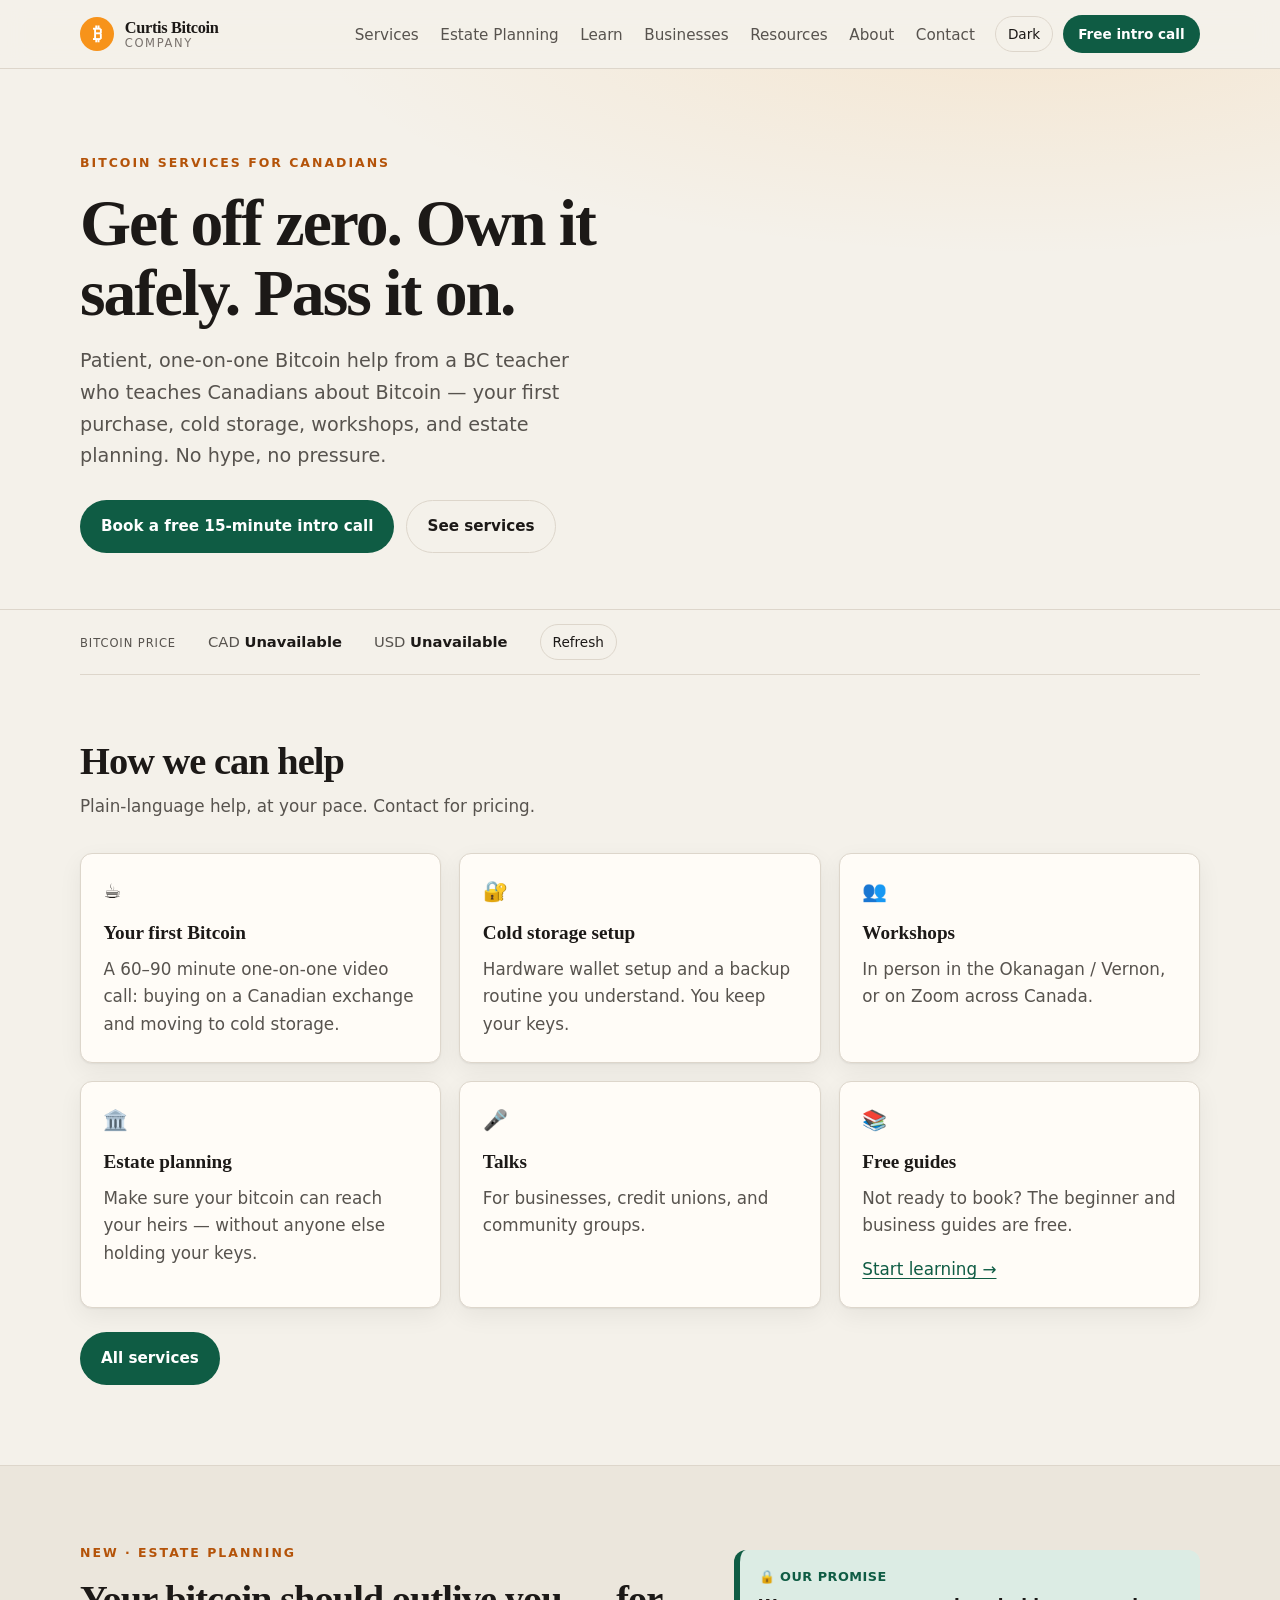
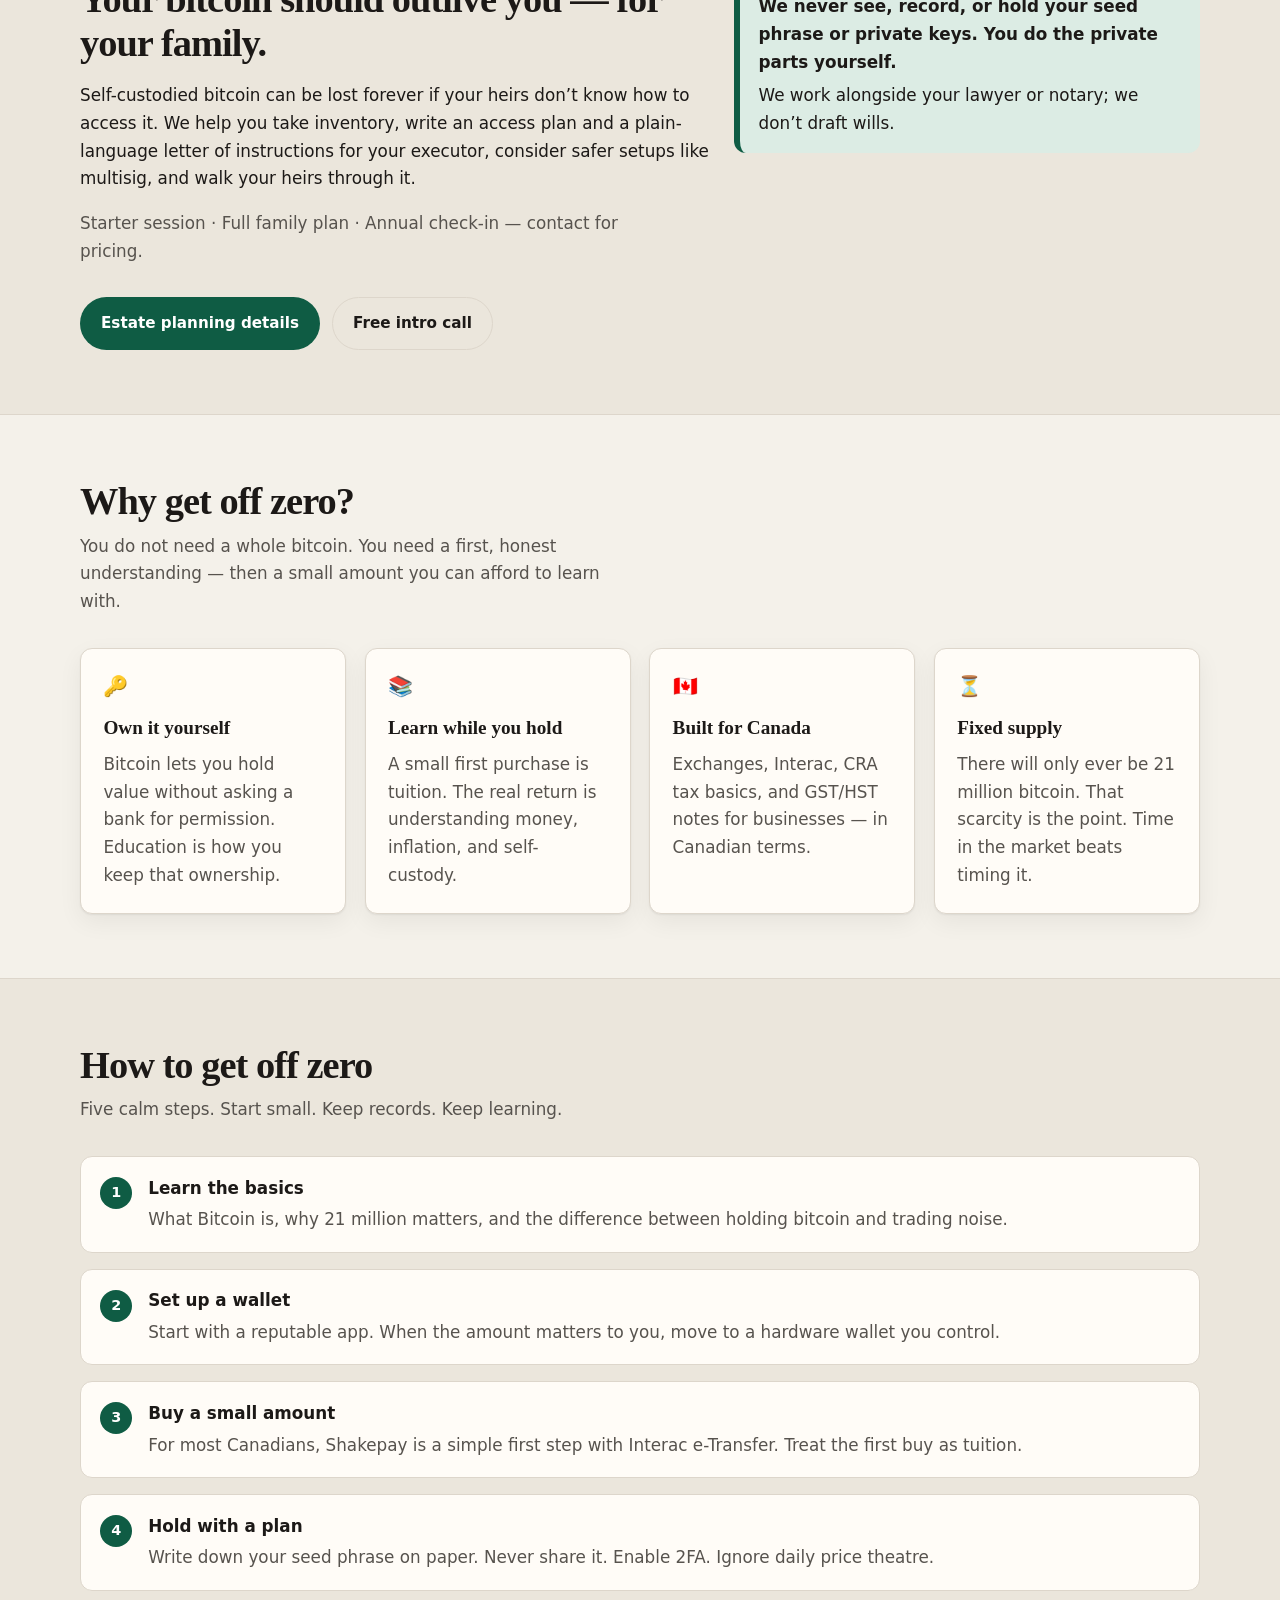
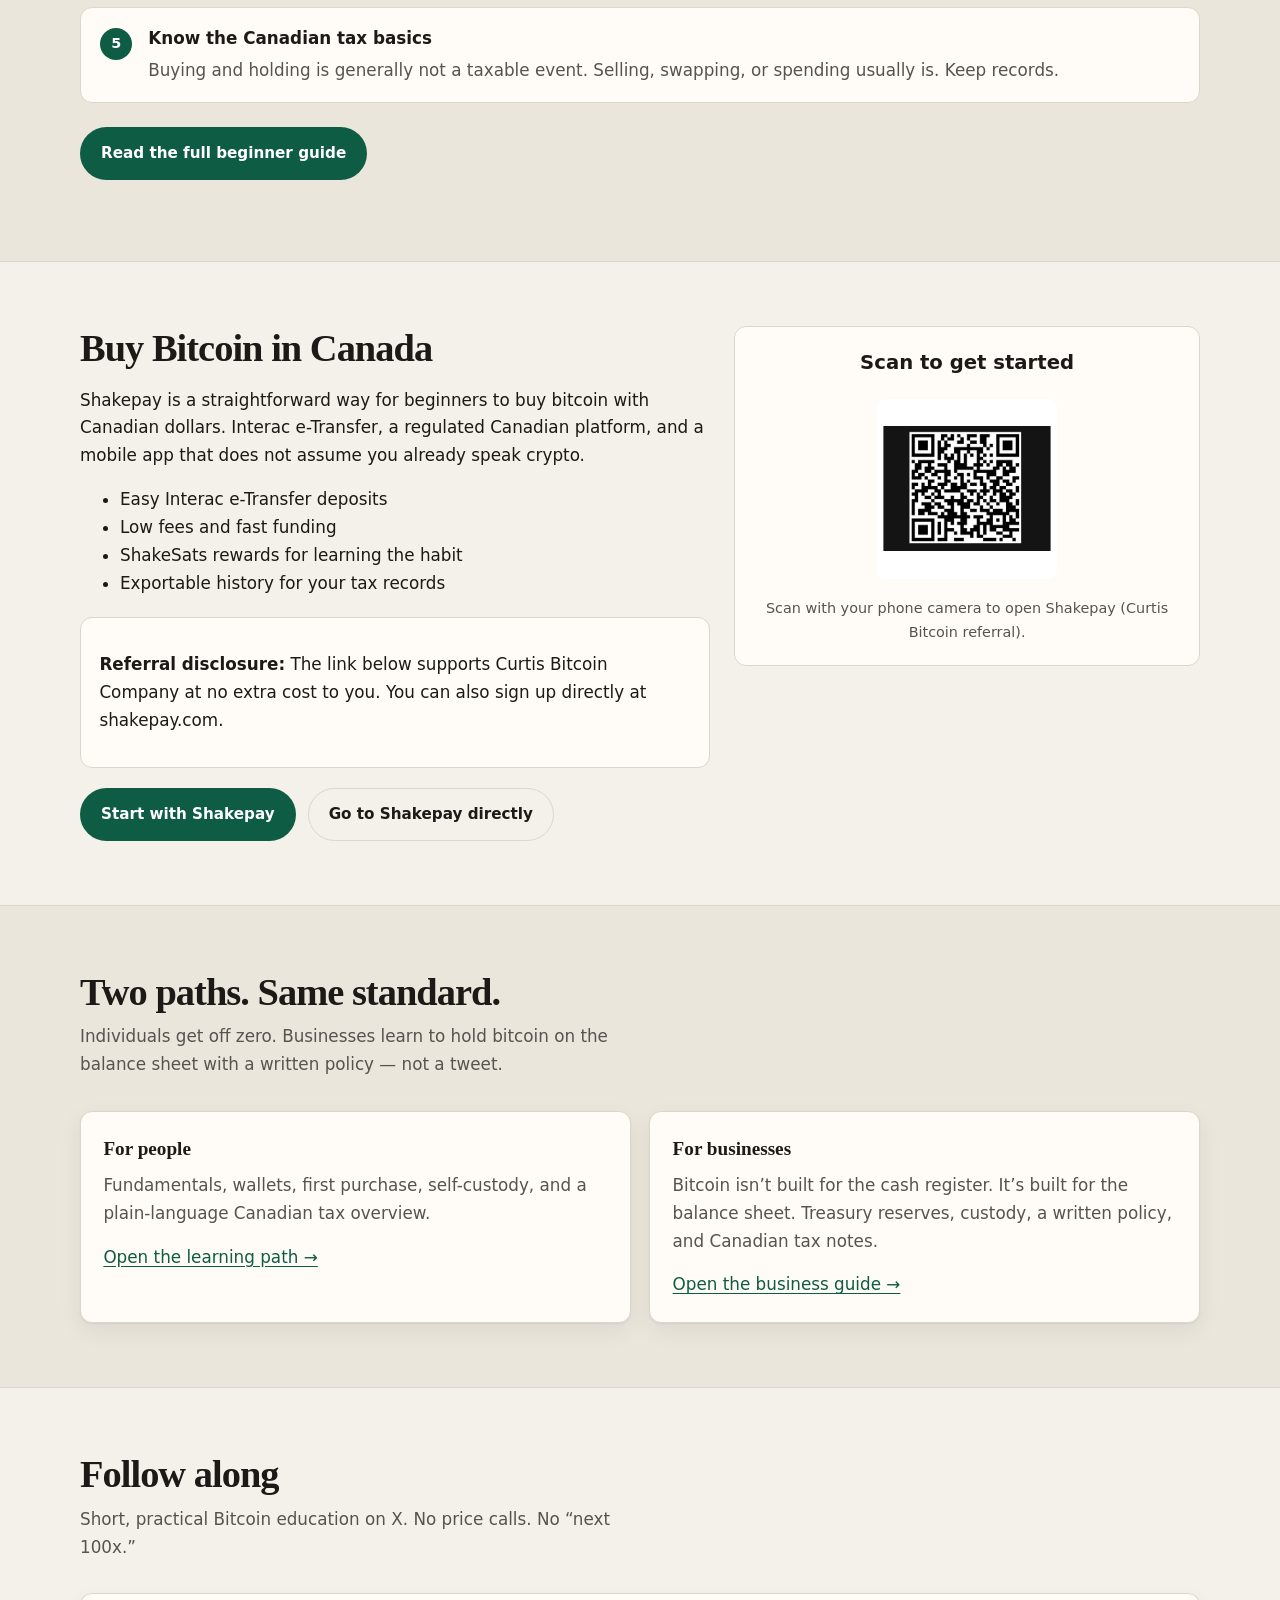
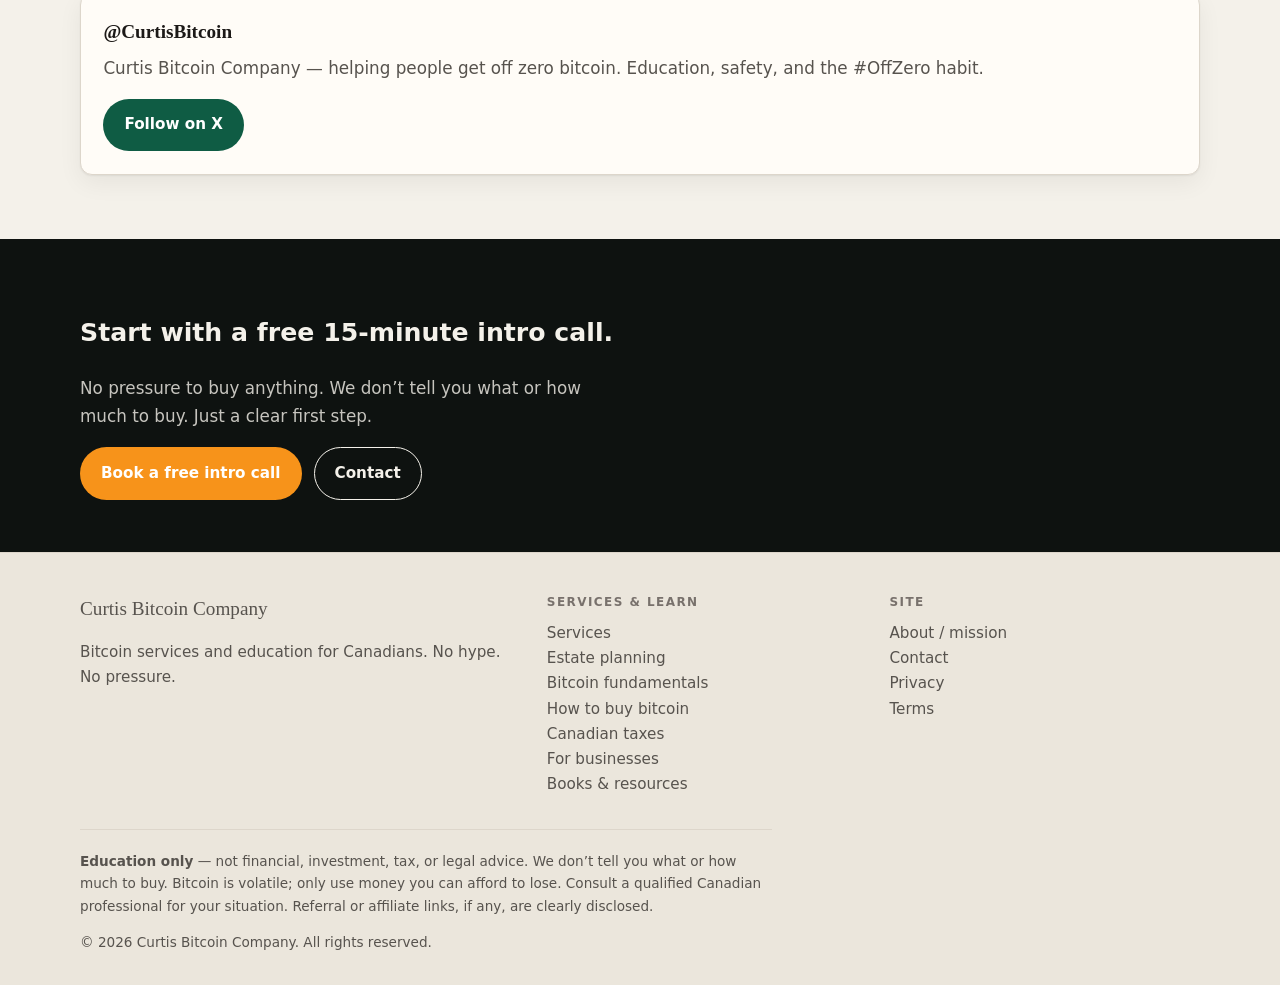
<file: index.html>
<!DOCTYPE html>
<html lang="en">
<head>
  <meta charset="UTF-8">
  <meta name="viewport" content="width=device-width, initial-scale=1">
  <title>Bitcoin Services &amp; Estate Planning for Canadians | Curtis Bitcoin Company</title>
  <meta name="description" content="Bitcoin services for Canadians from a BC teacher: first-Bitcoin sessions, cold storage setup, workshops, talks, and Bitcoin estate planning. Book a free 15-minute intro call.">
  <meta name="theme-color" content="#0f5c44">
  <link rel="icon" href="images/favicon.svg" type="image/svg+xml">
  <link rel="stylesheet" href="css/styles.css">
</head>
<body>
  <a class="skip-link" href="#main">Skip to content</a>
  <header class="site-header">
    <div class="header-inner">
      <a class="brand" href="index.html">
        <span class="brand-mark" aria-hidden="true">₿</span>
        <span class="brand-text">
          <span class="brand-name">Curtis Bitcoin</span>
          <span class="brand-sub">Company</span>
        </span>
      </a>
      <button class="nav-toggle" type="button" aria-expanded="false" aria-controls="site-nav">Menu</button>
      <nav id="site-nav" class="site-nav" aria-label="Primary">
        <ul>
          <li><a href="pages/services.html">Services</a></li>
          <li><a href="pages/estate-planning.html">Estate Planning</a></li>
          <li><a href="pages/learn.html">Learn</a></li>
          <li><a href="pages/businesses.html">Businesses</a></li>
          <li><a href="pages/resources.html">Resources</a></li>
          <li><a href="pages/about.html">About</a></li>
          <li><a href="pages/contact.html">Contact</a></li>
        </ul>
      </nav>
      <div class="header-actions">
        <button class="theme-toggle" type="button" data-theme-toggle>Dark</button>
        <a class="btn btn-sm" href="mailto:info@curtisbitcoin.ca?subject=Free%2015-minute%20intro%20call">Free intro call</a>
      </div>
    </div>
  </header>

  <main id="main">
    <section class="hero">
      <div class="wrap">
        <p class="eyebrow">Bitcoin services for Canadians</p>
        <h1>Get off zero. Own it safely. Pass it on.</h1>
        <p class="lede">Patient, one-on-one Bitcoin help from a BC teacher who teaches Canadians about Bitcoin — your first purchase, cold storage, workshops, and estate planning. No hype, no pressure.</p>
        <div class="btn-row">
          <a class="btn" href="mailto:info@curtisbitcoin.ca?subject=Free%2015-minute%20intro%20call">Book a free 15-minute intro call</a>
          <a class="btn btn-ghost" href="pages/services.html">See services</a>
        </div>
      </div>
    </section>

    <div class="wrap">
      <div class="ticker" aria-live="polite">
        <span class="ticker-label">Bitcoin price</span>
        <span>CAD <strong id="btc-cad">Loading…</strong></span>
        <span>USD <strong id="btc-usd">Loading…</strong></span>
        <button class="theme-toggle" type="button" id="btc-refresh">Refresh</button>
      </div>
    </div>

    <section class="section" id="services">
      <div class="wrap">
        <h2>How we can help</h2>
        <p class="section-intro">Plain-language help, at your pace. Contact for pricing.</p>
        <div class="grid-3">
          <article class="card">
            <span class="icon" aria-hidden="true">☕</span>
            <h3>Your first Bitcoin</h3>
            <p>A 60–90 minute one-on-one video call: buying on a Canadian exchange and moving to cold storage.</p>
          </article>
          <article class="card">
            <span class="icon" aria-hidden="true">🔐</span>
            <h3>Cold storage setup</h3>
            <p>Hardware wallet setup and a backup routine you understand. You keep your keys.</p>
          </article>
          <article class="card">
            <span class="icon" aria-hidden="true">👥</span>
            <h3>Workshops</h3>
            <p>In person in the Okanagan / Vernon, or on Zoom across Canada.</p>
          </article>
          <article class="card">
            <span class="icon" aria-hidden="true">🏛️</span>
            <h3>Estate planning</h3>
            <p>Make sure your bitcoin can reach your heirs — without anyone else holding your keys.</p>
          </article>
          <article class="card">
            <span class="icon" aria-hidden="true">🎤</span>
            <h3>Talks</h3>
            <p>For businesses, credit unions, and community groups.</p>
          </article>
          <article class="card">
            <span class="icon" aria-hidden="true">📚</span>
            <h3>Free guides</h3>
            <p>Not ready to book? The beginner and business guides are free.</p> <p style="margin-top:1rem;"><a href="pages/learn.html">Start learning →</a></p>
          </article>
        </div>
        <p style="margin-top:1.5rem;"><a class="btn" href="pages/services.html">All services</a></p>
      </div>
    </section>

    <section class="section section-alt" id="estate-planning">
      <div class="wrap split">
        <div>
          <p class="eyebrow">New · Estate planning</p>
          <h2>Your bitcoin should outlive you — for your family.</h2>
          <p>Self-custodied bitcoin can be lost forever if your heirs don’t know how to access it. We help you take inventory, write an access plan and a plain-language letter of instructions for your executor, consider safer setups like multisig, and walk your heirs through it.</p>
          <p class="section-intro">Starter session · Full family plan · Annual check-in — contact for pricing.</p>
          <div class="btn-row"><a class="btn" href="pages/estate-planning.html">Estate planning details</a><a class="btn btn-ghost" href="mailto:info@curtisbitcoin.ca?subject=Free%2015-minute%20intro%20call">Free intro call</a></div>
        </div>
        <aside><div class="callout trust"><p class="trust-title">🔒 Our promise</p><p><strong>We never see, record, or hold your seed phrase or private keys. You do the private parts yourself.</strong></p><p>We work alongside your lawyer or notary; we don’t draft wills.</p></div></aside>
      </div>
    </section>

    <section class="section">
      <div class="wrap">
        <h2>Why get off zero?</h2>
        <p class="section-intro">You do not need a whole bitcoin. You need a first, honest understanding — then a small amount you can afford to learn with.</p>
        <div class="grid-4">
          <article class="card">
            <span class="icon" aria-hidden="true">🔑</span>
            <h3>Own it yourself</h3>
            <p>Bitcoin lets you hold value without asking a bank for permission. Education is how you keep that ownership.</p>
          </article>
          <article class="card">
            <span class="icon" aria-hidden="true">📚</span>
            <h3>Learn while you hold</h3>
            <p>A small first purchase is tuition. The real return is understanding money, inflation, and self-custody.</p>
          </article>
          <article class="card">
            <span class="icon" aria-hidden="true">🇨🇦</span>
            <h3>Built for Canada</h3>
            <p>Exchanges, Interac, CRA tax basics, and GST/HST notes for businesses — in Canadian terms.</p>
          </article>
          <article class="card">
            <span class="icon" aria-hidden="true">⏳</span>
            <h3>Fixed supply</h3>
            <p>There will only ever be 21 million bitcoin. That scarcity is the point. Time in the market beats timing it.</p>
          </article>
        </div>
      </div>
    </section>

    <section class="section section-alt">
      <div class="wrap">
        <h2>How to get off zero</h2>
        <p class="section-intro">Five calm steps. Start small. Keep records. Keep learning.</p>
        <div class="steps">
          <div class="step">
            <div>
              <h3>Learn the basics</h3>
              <p>What Bitcoin is, why 21 million matters, and the difference between holding bitcoin and trading noise.</p>
            </div>
          </div>
          <div class="step">
            <div>
              <h3>Set up a wallet</h3>
              <p>Start with a reputable app. When the amount matters to you, move to a hardware wallet you control.</p>
            </div>
          </div>
          <div class="step">
            <div>
              <h3>Buy a small amount</h3>
              <p>For most Canadians, Shakepay is a simple first step with Interac e-Transfer. Treat the first buy as tuition.</p>
            </div>
          </div>
          <div class="step">
            <div>
              <h3>Hold with a plan</h3>
              <p>Write down your seed phrase on paper. Never share it. Enable 2FA. Ignore daily price theatre.</p>
            </div>
          </div>
          <div class="step">
            <div>
              <h3>Know the Canadian tax basics</h3>
              <p>Buying and holding is generally not a taxable event. Selling, swapping, or spending usually is. Keep records.</p>
            </div>
          </div>
        </div>
        <p style="margin-top:1.5rem;"><a class="btn" href="pages/learn.html">Read the full beginner guide</a></p>
      </div>
    </section>

    <section class="section">
      <div class="wrap split">
        <div>
          <h2>Buy Bitcoin in Canada</h2>
          <p>Shakepay is a straightforward way for beginners to buy bitcoin with Canadian dollars. Interac e-Transfer, a regulated Canadian platform, and a mobile app that does not assume you already speak crypto.</p>
          <ul>
            <li>Easy Interac e-Transfer deposits</li>
            <li>Low fees and fast funding</li>
            <li>ShakeSats rewards for learning the habit</li>
            <li>Exportable history for your tax records</li>
          </ul>
          <div class="note">
            <p><strong>Referral disclosure:</strong> The link below supports Curtis Bitcoin Company at no extra cost to you. You can also sign up directly at shakepay.com.</p>
          </div>
          <div class="btn-row">
            <a class="btn" href="https://shakepay.me/r/VNRET3X" target="_blank" rel="noopener noreferrer">Start with Shakepay</a>
            <a class="btn btn-ghost" href="https://shakepay.com" target="_blank" rel="noopener noreferrer">Go to Shakepay directly</a>
          </div>
        </div>
        <aside class="qr-box">
          <h3 style="margin-top:0;">Scan to get started</h3>
          <img src="images/shakepay-qr.jpg" width="180" height="180" alt="Shakepay referral QR code for Curtis Bitcoin Company">
          <p>Scan with your phone camera to open Shakepay (Curtis Bitcoin referral).</p>
        </aside>
      </div>
    </section>

    <section class="section section-alt">
      <div class="wrap">
        <h2>Two paths. Same standard.</h2>
        <p class="section-intro">Individuals get off zero. Businesses learn to hold bitcoin on the balance sheet with a written policy — not a tweet.</p>
        <div class="grid-2">
          <article class="card">
            <h3>For people</h3>
            <p>Fundamentals, wallets, first purchase, self-custody, and a plain-language Canadian tax overview.</p>
            <p style="margin-top:1rem;"><a href="pages/learn.html">Open the learning path →</a></p>
          </article>
          <article class="card">
            <h3>For businesses</h3>
            <p>Bitcoin isn’t built for the cash register. It’s built for the balance sheet. Treasury reserves, custody, a written policy, and Canadian tax notes.</p>
            <p style="margin-top:1rem;"><a href="pages/businesses.html">Open the business guide →</a></p>
          </article>
        </div>
      </div>
    </section>

    <section class="section">
      <div class="wrap">
        <h2>Follow along</h2>
        <p class="section-intro">Short, practical Bitcoin education on X. No price calls. No “next 100x.”</p>
        <article class="card">
          <h3>@CurtisBitcoin</h3>
          <p>Curtis Bitcoin Company — helping people get off zero bitcoin. Education, safety, and the #OffZero habit.</p>
          <p style="margin-top:1rem;"><a class="btn" href="https://x.com/CurtisBitcoin" target="_blank" rel="noopener noreferrer">Follow on X</a></p>
        </article>
      </div>
    </section>

    <section class="cta-band">
      <div class="wrap">
        <h2>Start with a free 15-minute intro call.</h2>
        <p>No pressure to buy anything. We don’t tell you what or how much to buy. Just a clear first step.</p>
        <div class="btn-row">
          <a class="btn" href="mailto:info@curtisbitcoin.ca?subject=Free%2015-minute%20intro%20call">Book a free intro call</a>
          <a class="btn btn-ghost" href="pages/contact.html">Contact</a>
        </div>
      </div>
    </section>
  </main>

  <footer class="site-footer">
    <div class="wrap">
      <div class="footer-grid">
        <div>
          <p class="footer-name">Curtis Bitcoin Company</p>
          <p class="footer-tag">Bitcoin services and education for Canadians. No hype. No pressure.</p>
        </div>
        <nav aria-label="Learn">
          <h3>Services &amp; Learn</h3>
          <ul>
            <li><a href="pages/services.html">Services</a></li>
            <li><a href="pages/estate-planning.html">Estate planning</a></li>
            <li><a href="pages/learn.html">Bitcoin fundamentals</a></li>
            <li><a href="pages/guide.html">How to buy bitcoin</a></li>
            <li><a href="pages/tax-guide.html">Canadian taxes</a></li>
            <li><a href="pages/businesses.html">For businesses</a></li>
            <li><a href="pages/resources.html">Books &amp; resources</a></li>
          </ul>
        </nav>
        <nav aria-label="Site">
          <h3>Site</h3>
          <ul>
            <li><a href="pages/about.html">About / mission</a></li>
            <li><a href="pages/contact.html">Contact</a></li>
            <li><a href="pages/privacy.html">Privacy</a></li>
            <li><a href="pages/terms.html">Terms</a></li>
          </ul>
        </nav>
      </div>
      <p class="disclaimer"><strong>Education only</strong> — not financial, investment, tax, or legal advice. We don’t tell you what or how much to buy. Bitcoin is volatile; only use money you can afford to lose. Consult a qualified Canadian professional for your situation. Referral or affiliate links, if any, are clearly disclosed.</p>
      <p class="copyright">&copy; 2026 Curtis Bitcoin Company. All rights reserved.</p>
    </div>
  </footer>
  <script src="js/site.js"></script>
</body>
</html>
</file>
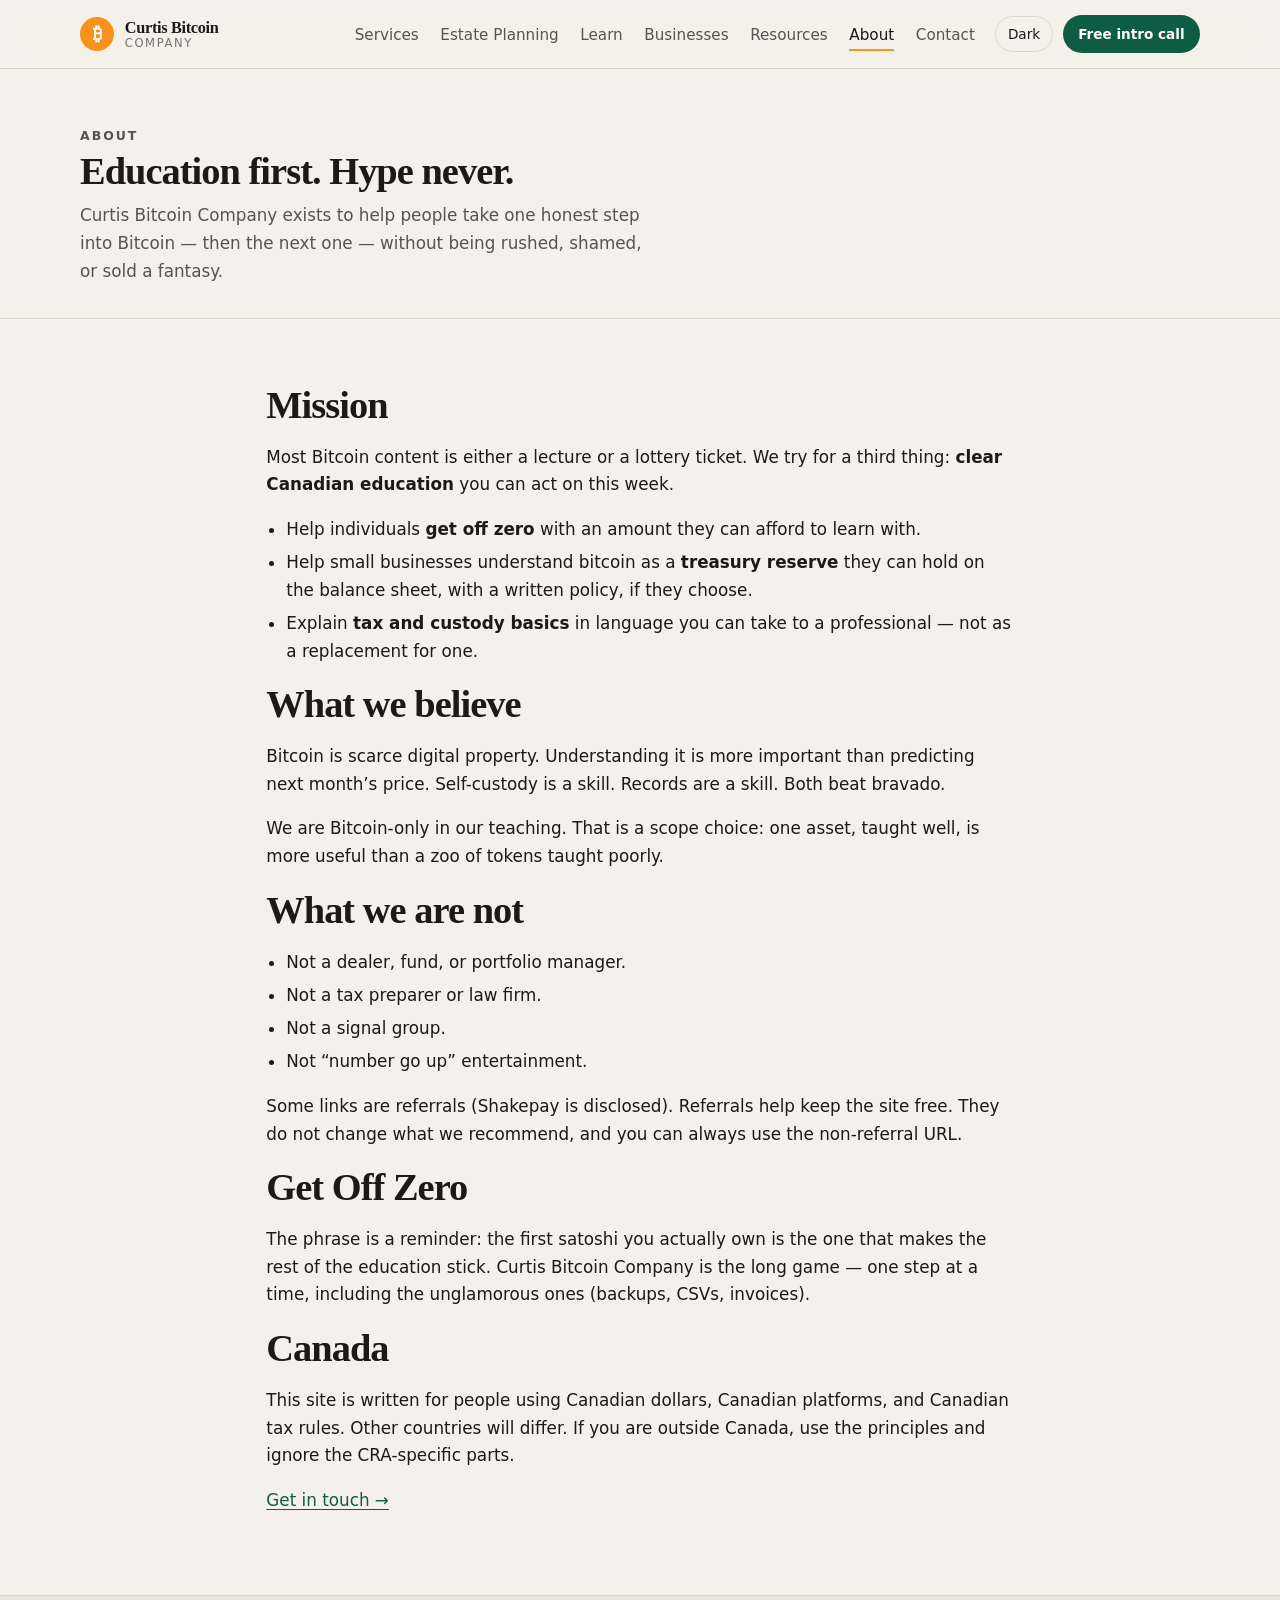
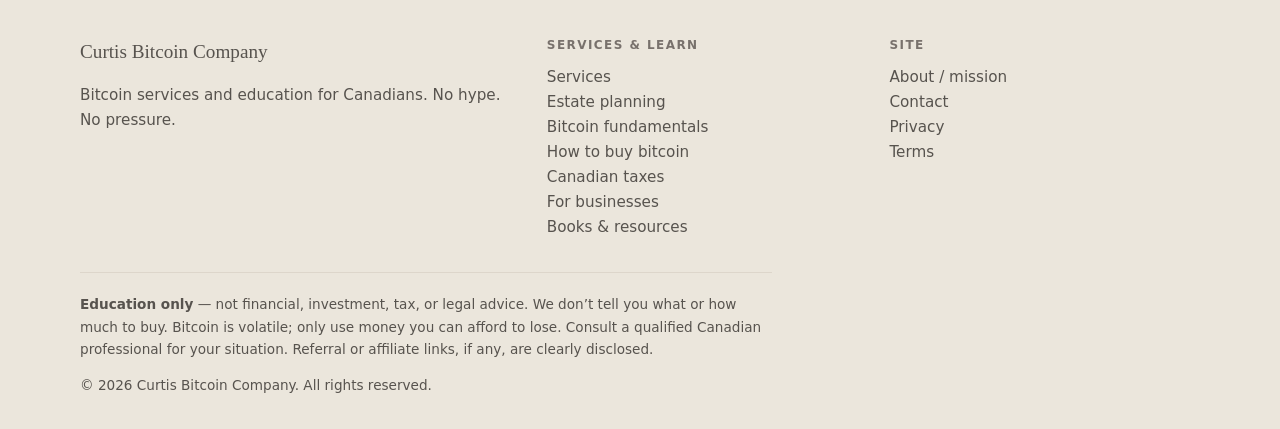
<file: about.html>
<!DOCTYPE html>
<html lang="en">
<head>
  <meta charset="UTF-8">
  <title>About | Curtis Bitcoin Company</title>
  <meta name="robots" content="noindex">
  <link rel="canonical" href="https://curtisbitcoin.ca/pages/about.html">
  <meta http-equiv="refresh" content="0; url=/pages/about.html">
  <script>location.replace("/pages/about.html" + location.search + location.hash);</script>
</head>
<body>
  <p>This page has moved to <a href="/pages/about.html">About &amp; Mission</a>.</p>
</body>
</html>
</file>
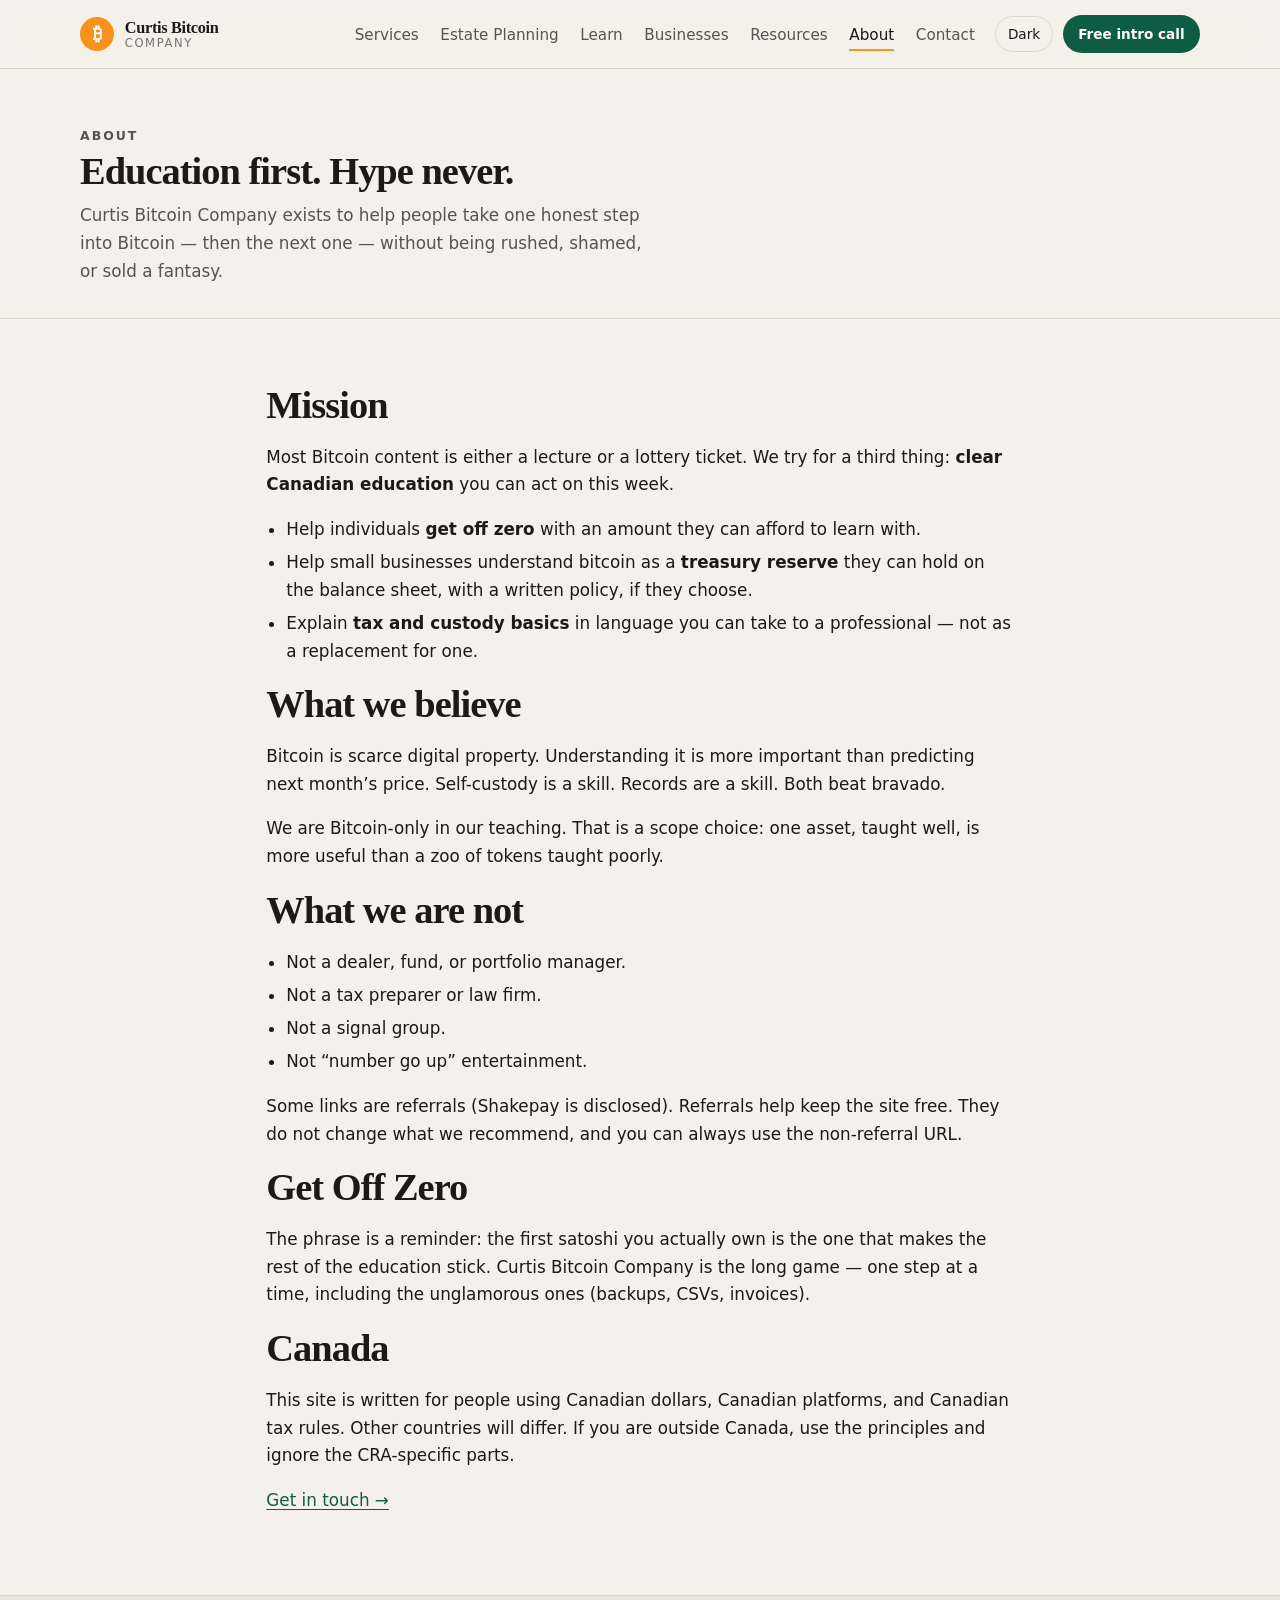
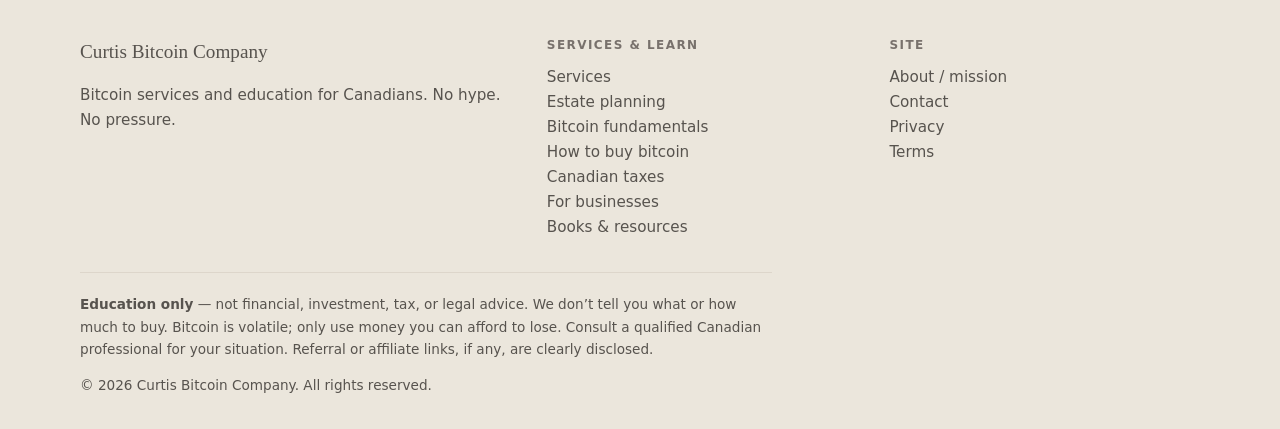
<file: pages/about.html>
<!DOCTYPE html>
<html lang="en">
<head>
  <meta charset="UTF-8">
  <meta name="viewport" content="width=device-width, initial-scale=1">
  <title>About &amp; Mission | Curtis Bitcoin Company</title>
  <meta name="description" content="Curtis Bitcoin Company helps Canadians get off zero bitcoin with calm, practical education for people and businesses.">
  <link rel="icon" href="../images/favicon.svg" type="image/svg+xml">
  <link rel="stylesheet" href="../css/styles.css">
</head>
<body>
  <a class="skip-link" href="#main">Skip to content</a>
  <header class="site-header">
    <div class="header-inner">
      <a class="brand" href="../index.html">
        <span class="brand-mark" aria-hidden="true">₿</span>
        <span class="brand-text">
          <span class="brand-name">Curtis Bitcoin</span>
          <span class="brand-sub">Company</span>
        </span>
      </a>
      <button class="nav-toggle" type="button" aria-expanded="false" aria-controls="site-nav">Menu</button>
      <nav id="site-nav" class="site-nav" aria-label="Primary">
        <ul>
          <li><a href="services.html">Services</a></li>
          <li><a href="estate-planning.html">Estate Planning</a></li>
          <li><a href="learn.html">Learn</a></li>
          <li><a href="businesses.html">Businesses</a></li>
          <li><a href="resources.html">Resources</a></li>
          <li><a href="about.html" aria-current="page">About</a></li>
          <li><a href="contact.html">Contact</a></li>
        </ul>
      </nav>
      <div class="header-actions">
        <button class="theme-toggle" type="button" data-theme-toggle>Dark</button>
        <a class="btn btn-sm" href="mailto:info@curtisbitcoin.ca?subject=Free%2015-minute%20intro%20call">Free intro call</a>
      </div>
    </div>
  </header>

  <main id="main">
    <header class="page-hero">
      <div class="wrap">
        <p class="eyebrow">About</p>
        <h1>Education first. Hype never.</h1>
        <p>Curtis Bitcoin Company exists to help people take one honest step into Bitcoin — then the next one — without being rushed, shamed, or sold a fantasy.</p>
      </div>
    </header>

    <section class="section">
      <div class="wrap prose">
        <h2>Mission</h2>
        <p>Most Bitcoin content is either a lecture or a lottery ticket. We try for a third thing: <strong>clear Canadian education</strong> you can act on this week.</p>
        <ul>
          <li>Help individuals <strong>get off zero</strong> with an amount they can afford to learn with.</li>
          <li>Help small businesses understand bitcoin as a <strong>treasury reserve</strong> they can hold on the balance sheet, with a written policy, if they choose.</li>
          <li>Explain <strong>tax and custody basics</strong> in language you can take to a professional — not as a replacement for one.</li>
        </ul>

        <h2>What we believe</h2>
        <p>Bitcoin is scarce digital property. Understanding it is more important than predicting next month’s price. Self-custody is a skill. Records are a skill. Both beat bravado.</p>
        <p>We are Bitcoin-only in our teaching. That is a scope choice: one asset, taught well, is more useful than a zoo of tokens taught poorly.</p>

        <h2>What we are not</h2>
        <ul>
          <li>Not a dealer, fund, or portfolio manager.</li>
          <li>Not a tax preparer or law firm.</li>
          <li>Not a signal group.</li>
          <li>Not “number go up” entertainment.</li>
        </ul>
        <p>Some links are referrals (Shakepay is disclosed). Referrals help keep the site free. They do not change what we recommend, and you can always use the non-referral URL.</p>

        <h2>Get Off Zero</h2>
        <p>The phrase is a reminder: the first satoshi you actually own is the one that makes the rest of the education stick. Curtis Bitcoin Company is the long game — one step at a time, including the unglamorous ones (backups, CSVs, invoices).</p>

        <h2>Canada</h2>
        <p>This site is written for people using Canadian dollars, Canadian platforms, and Canadian tax rules. Other countries will differ. If you are outside Canada, use the principles and ignore the CRA-specific parts.</p>

        <p><a href="contact.html">Get in touch →</a></p>
      </div>
    </section>
  </main>

  <footer class="site-footer">
    <div class="wrap">
      <div class="footer-grid">
        <div>
          <p class="footer-name">Curtis Bitcoin Company</p>
          <p class="footer-tag">Bitcoin services and education for Canadians. No hype. No pressure.</p>
        </div>
        <nav aria-label="Learn">
          <h3>Services &amp; Learn</h3>
          <ul>
            <li><a href="services.html">Services</a></li>
            <li><a href="estate-planning.html">Estate planning</a></li>
            <li><a href="learn.html">Bitcoin fundamentals</a></li>
            <li><a href="guide.html">How to buy bitcoin</a></li>
            <li><a href="tax-guide.html">Canadian taxes</a></li>
            <li><a href="businesses.html">For businesses</a></li>
            <li><a href="resources.html">Books &amp; resources</a></li>
          </ul>
        </nav>
        <nav aria-label="Site">
          <h3>Site</h3>
          <ul>
            <li><a href="about.html">About / mission</a></li>
            <li><a href="contact.html">Contact</a></li>
            <li><a href="privacy.html">Privacy</a></li>
            <li><a href="terms.html">Terms</a></li>
          </ul>
        </nav>
      </div>
      <p class="disclaimer"><strong>Education only</strong> — not financial, investment, tax, or legal advice. We don’t tell you what or how much to buy. Bitcoin is volatile; only use money you can afford to lose. Consult a qualified Canadian professional for your situation. Referral or affiliate links, if any, are clearly disclosed.</p>
      <p class="copyright">&copy; 2026 Curtis Bitcoin Company. All rights reserved.</p>
    </div>
  </footer>
  <script src="../js/site.js"></script>
</body>
</html>
</file>
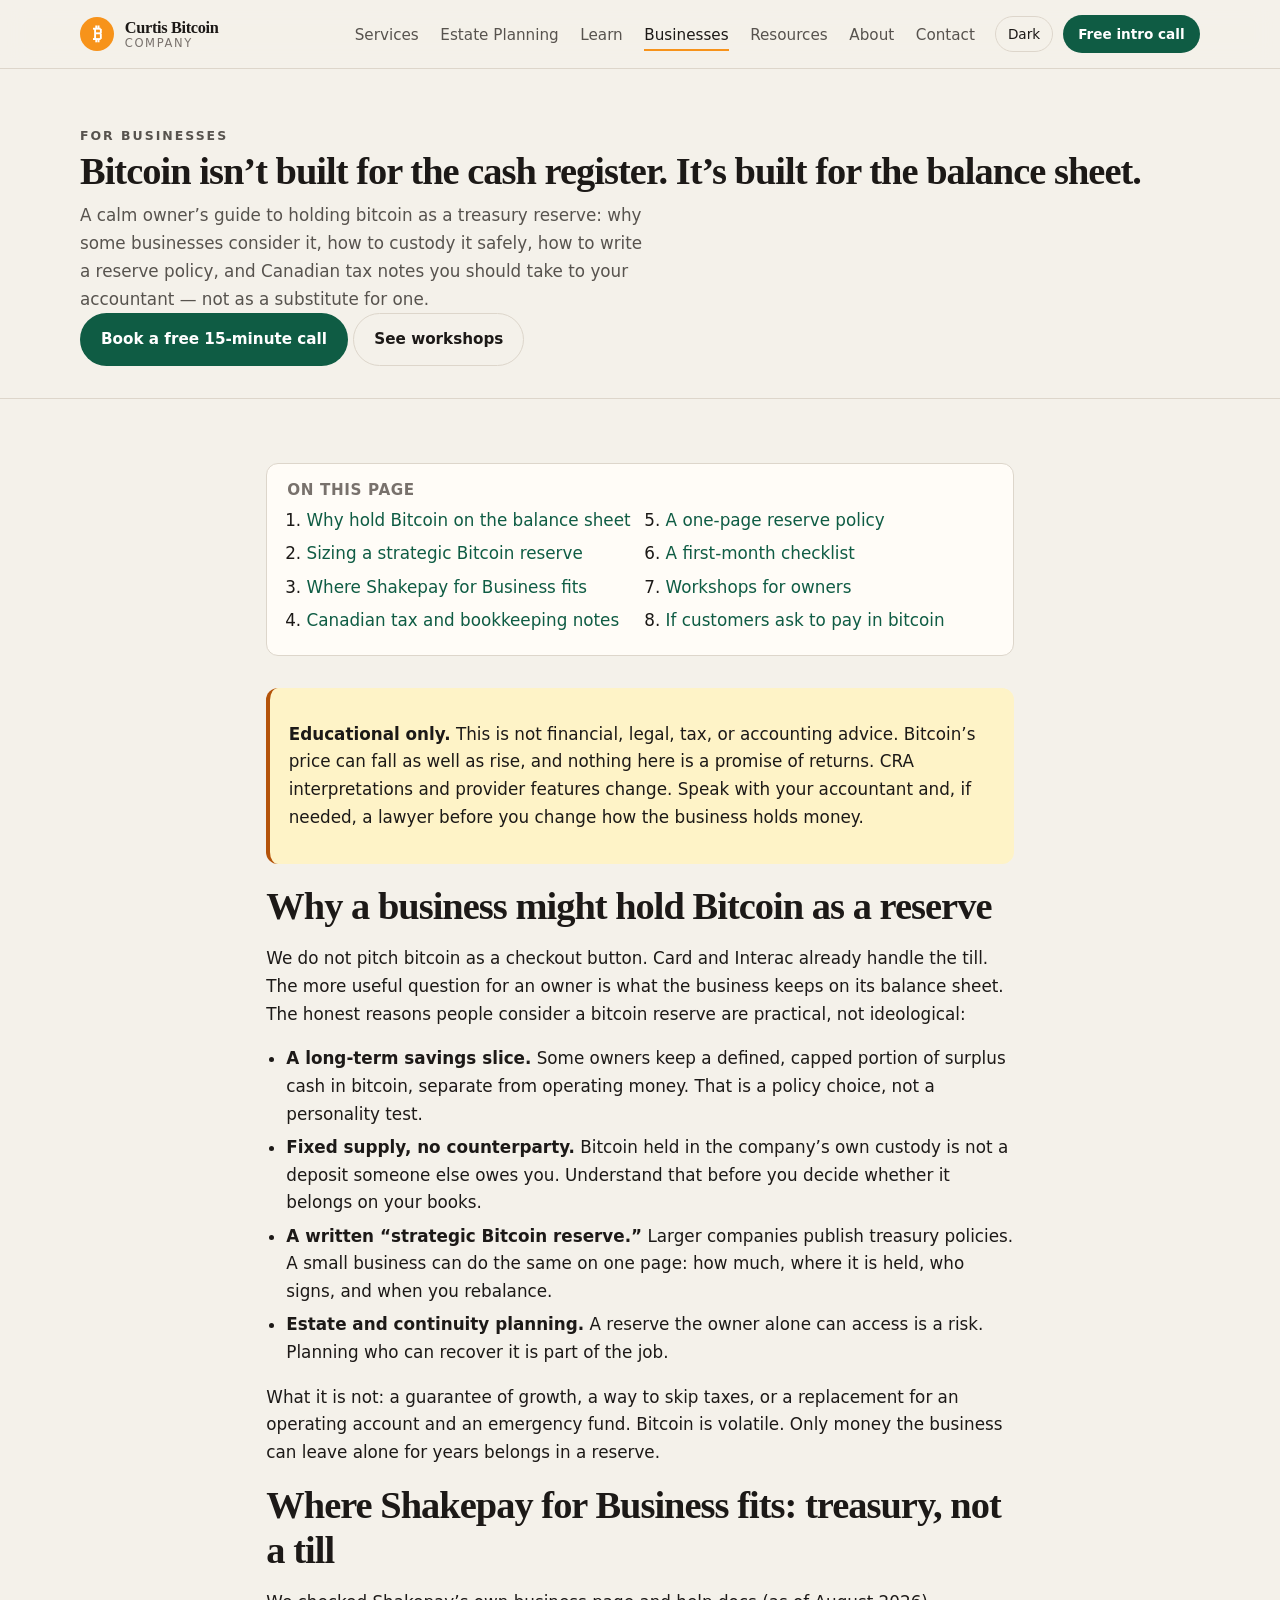
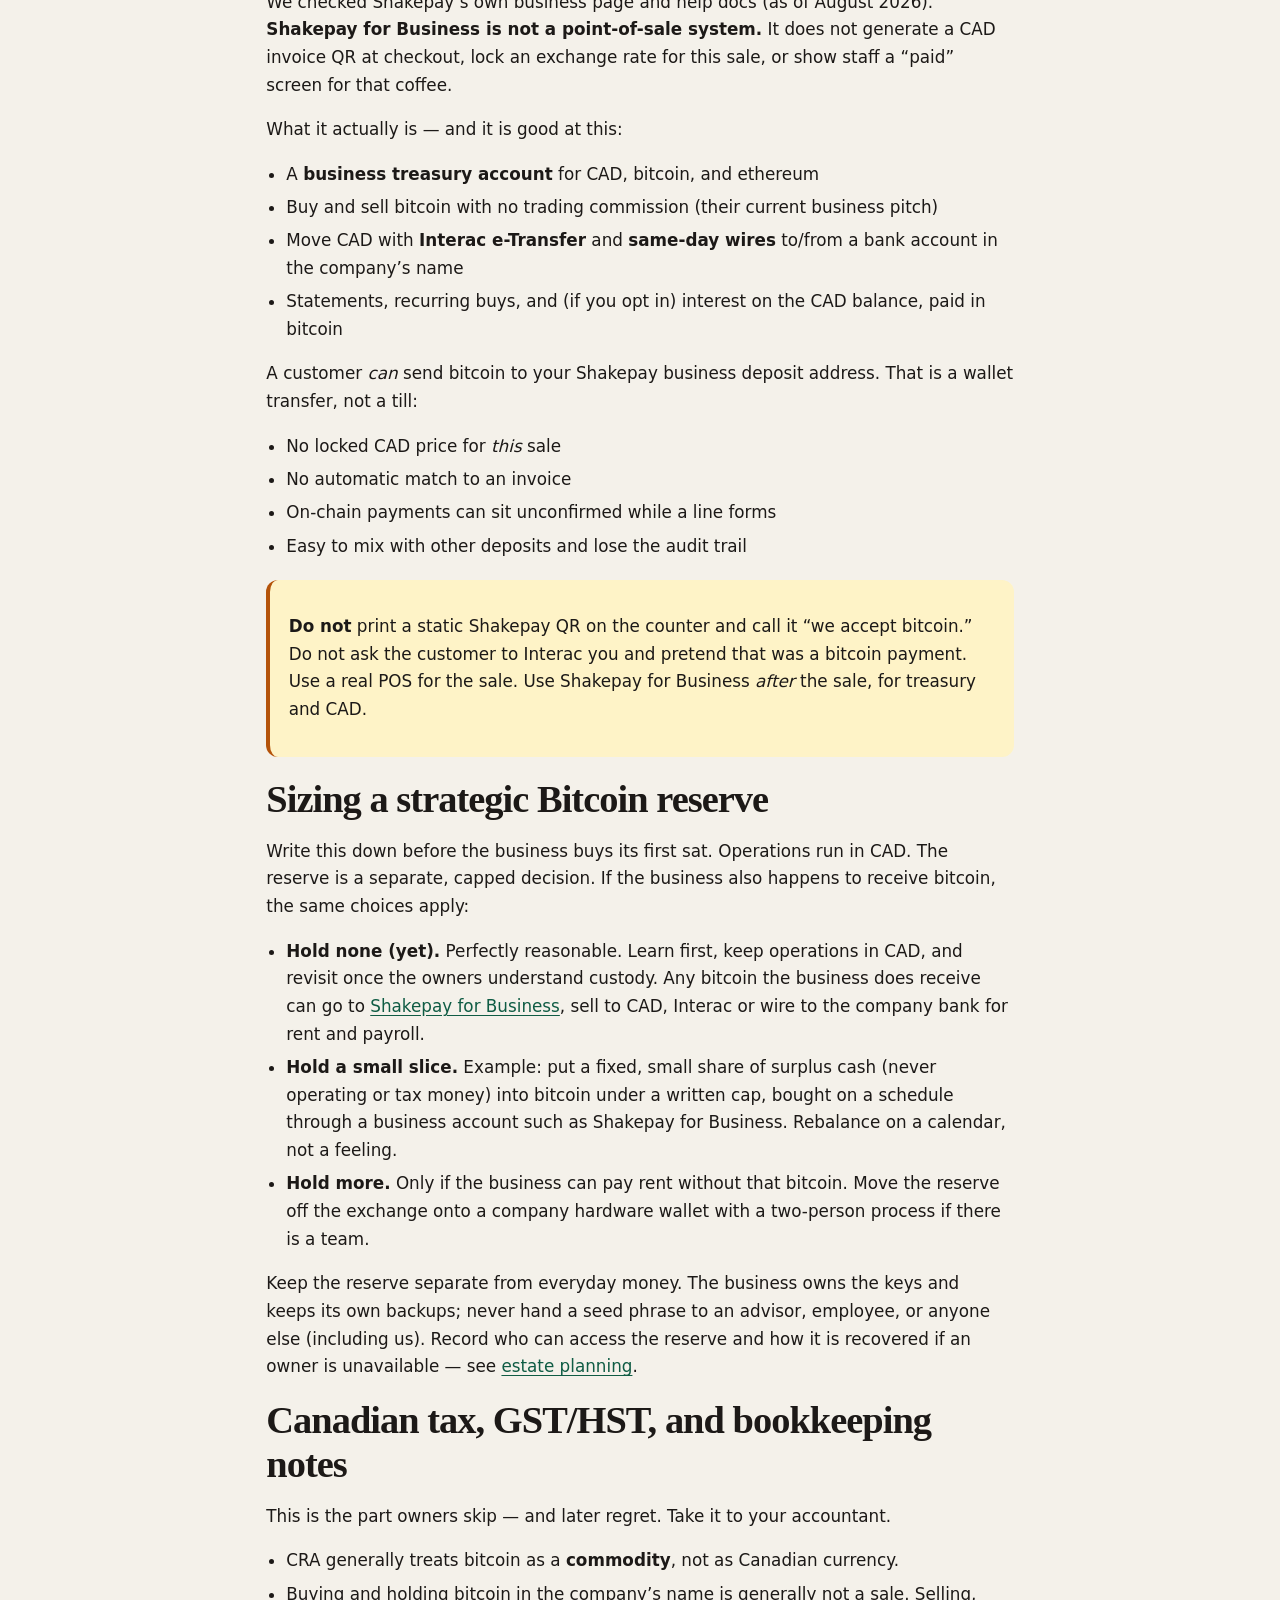
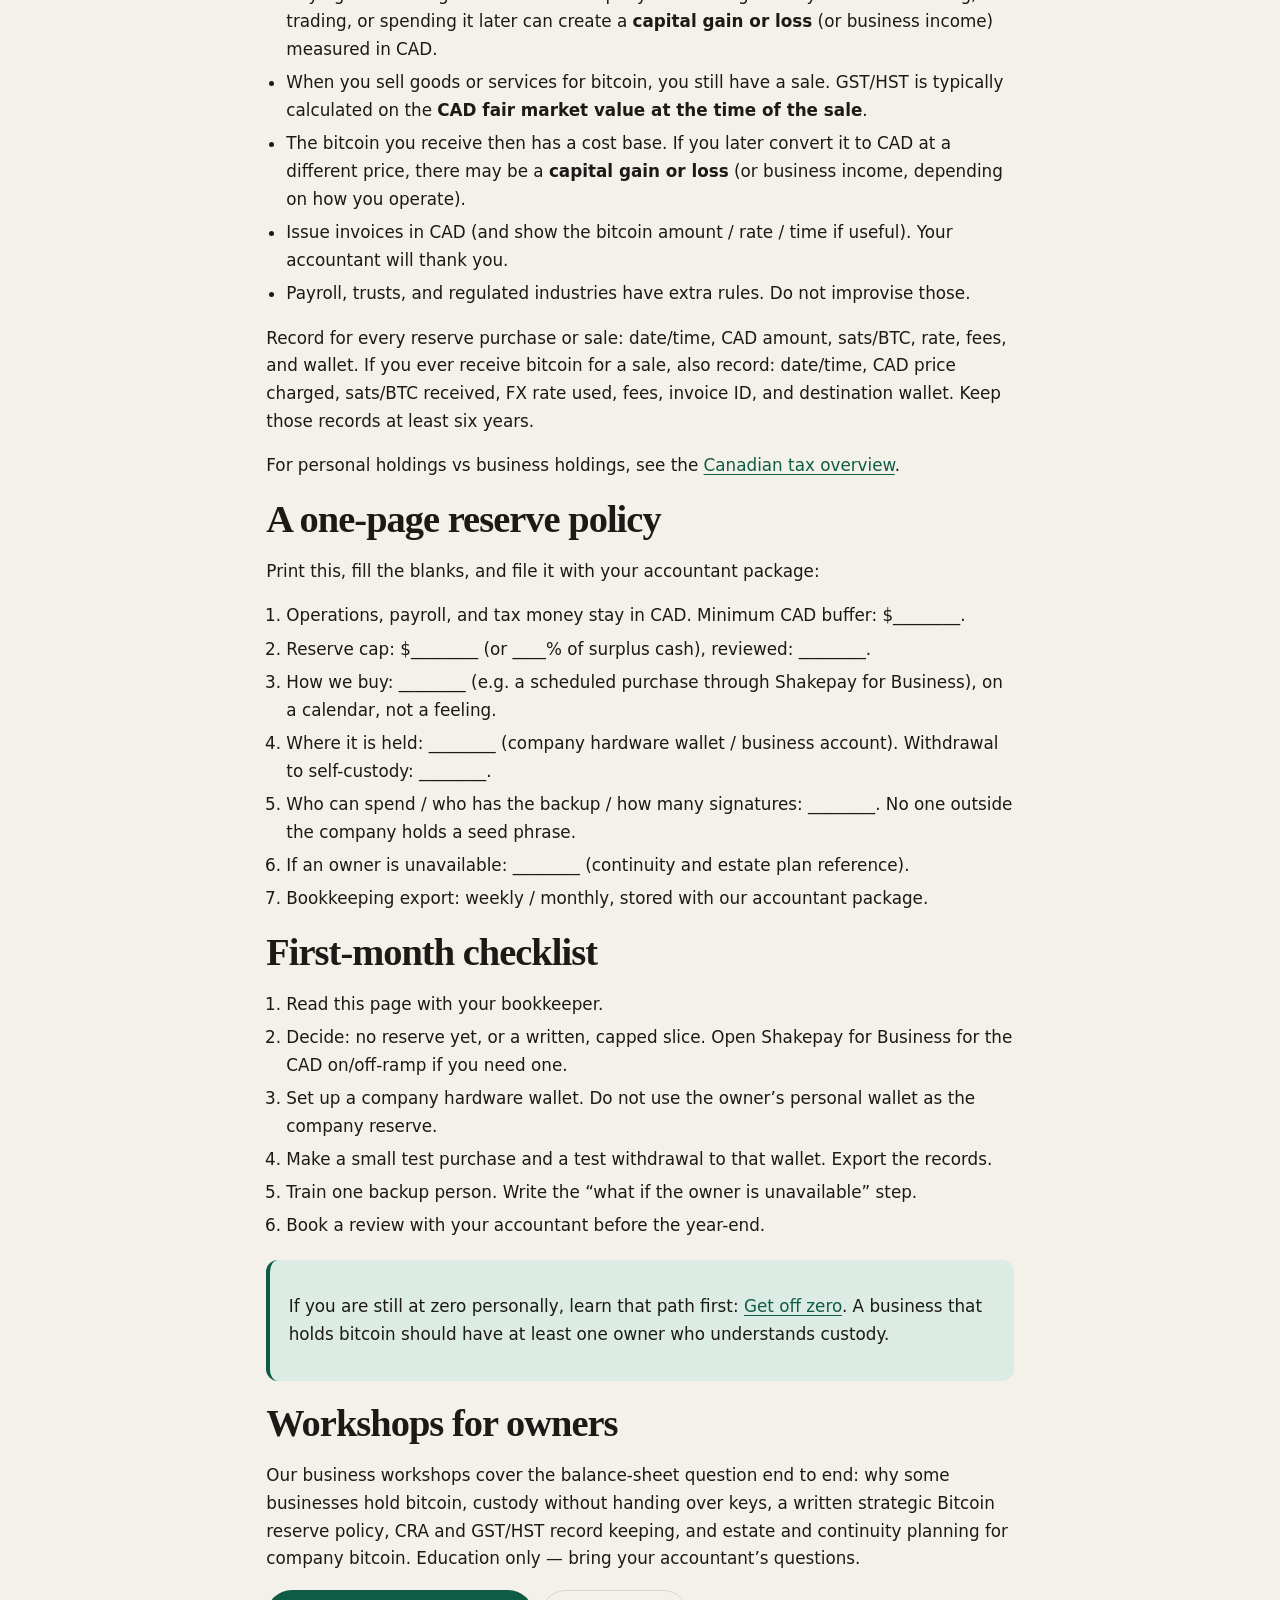
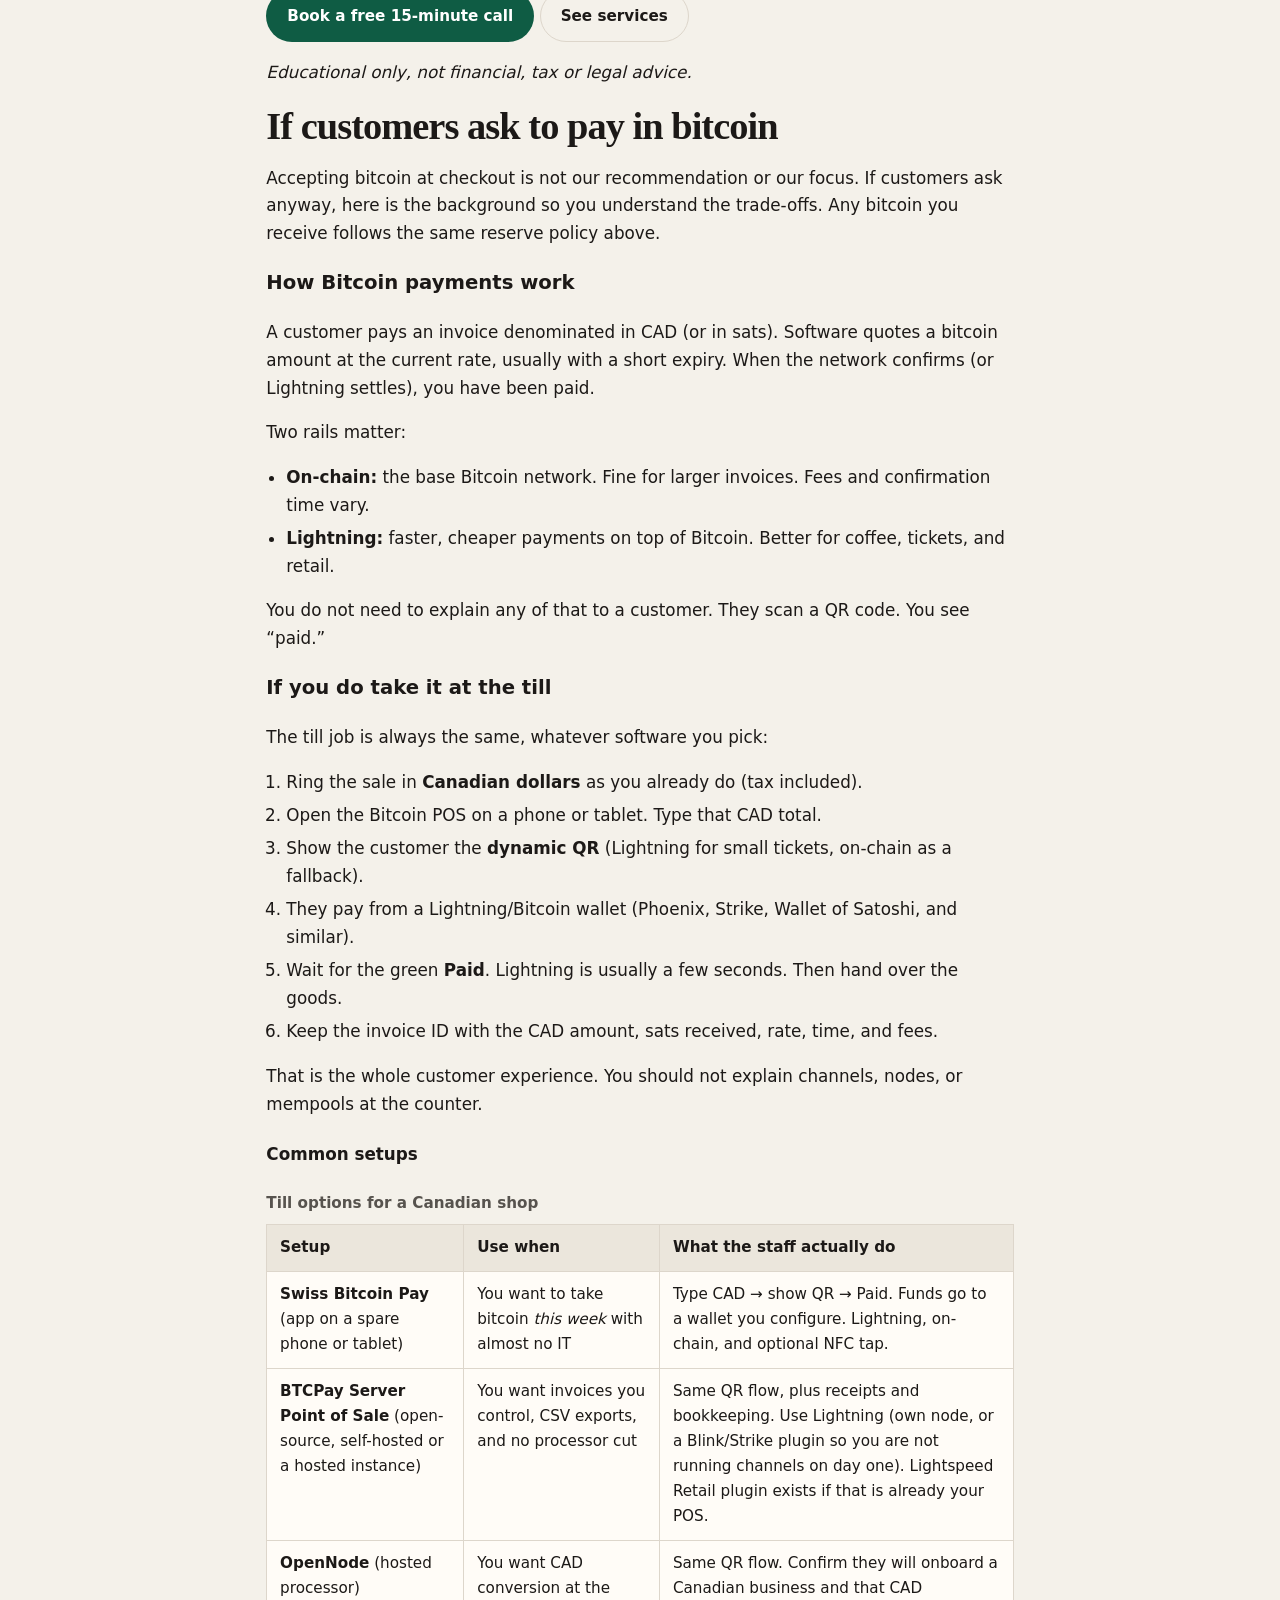
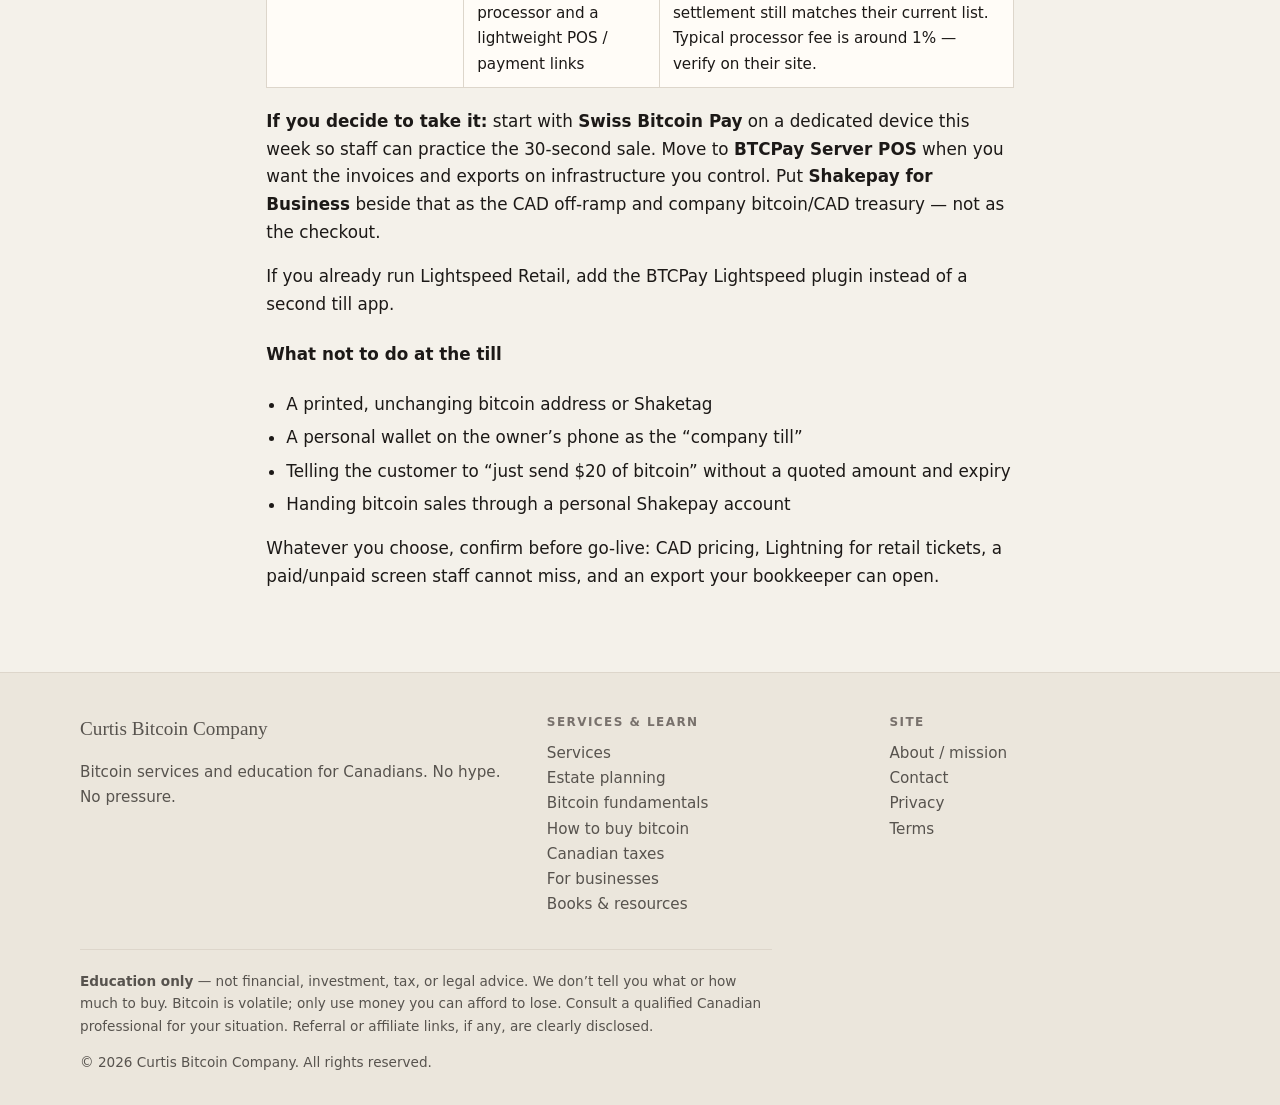
<file: pages/businesses.html>
<!DOCTYPE html>
<html lang="en">
<head>
  <meta charset="UTF-8">
  <meta name="viewport" content="width=device-width, initial-scale=1">
  <title>Bitcoin for Businesses | Curtis Bitcoin Company</title>
  <meta name="description" content="Bitcoin isn’t built for the cash register. It’s built for the balance sheet. A Canadian education guide to holding Bitcoin as a small-business treasury reserve: custody, written policy, CRA and GST/HST notes, and workshops.">
  <link rel="icon" href="../images/favicon.svg" type="image/svg+xml">
  <link rel="stylesheet" href="../css/styles.css">
</head>
<body>
  <a class="skip-link" href="#main">Skip to content</a>
  <header class="site-header">
    <div class="header-inner">
      <a class="brand" href="../index.html">
        <span class="brand-mark" aria-hidden="true">₿</span>
        <span class="brand-text">
          <span class="brand-name">Curtis Bitcoin</span>
          <span class="brand-sub">Company</span>
        </span>
      </a>
      <button class="nav-toggle" type="button" aria-expanded="false" aria-controls="site-nav">Menu</button>
      <nav id="site-nav" class="site-nav" aria-label="Primary">
        <ul>
          <li><a href="services.html">Services</a></li>
          <li><a href="estate-planning.html">Estate Planning</a></li>
          <li><a href="learn.html">Learn</a></li>
          <li><a href="businesses.html" aria-current="page">Businesses</a></li>
          <li><a href="resources.html">Resources</a></li>
          <li><a href="about.html">About</a></li>
          <li><a href="contact.html">Contact</a></li>
        </ul>
      </nav>
      <div class="header-actions">
        <button class="theme-toggle" type="button" data-theme-toggle>Dark</button>
        <a class="btn btn-sm" href="mailto:info@curtisbitcoin.ca?subject=Free%2015-minute%20intro%20call">Free intro call</a>
      </div>
    </div>
  </header>

  <main id="main">
    <header class="page-hero">
      <div class="wrap">
        <p class="eyebrow">For businesses</p>
        <h1>Bitcoin isn’t built for the cash register. It’s built for the balance sheet.</h1>
        <p>A calm owner’s guide to holding bitcoin as a treasury reserve: why some businesses consider it, how to custody it safely, how to write a reserve policy, and Canadian tax notes you should take to your accountant — not as a substitute for one.</p>
        <p><a class="btn" href="mailto:info@curtisbitcoin.ca?subject=Free%2015-minute%20intro%20call">Book a free 15-minute call</a> <a class="btn btn-ghost" href="services.html">See workshops</a></p>
      </div>
    </header>

    <section class="section">
      <div class="wrap prose">
        <nav class="toc" aria-label="On this page">
          <h2>On this page</h2>
          <ol>
            <li><a href="#why">Why hold Bitcoin on the balance sheet</a></li>
            <li><a href="#treasury">Sizing a strategic Bitcoin reserve</a></li>
            <li><a href="#shakepay">Where Shakepay for Business fits</a></li>
            <li><a href="#canada">Canadian tax and bookkeeping notes</a></li>
            <li><a href="#policy">A one-page reserve policy</a></li>
            <li><a href="#start">A first-month checklist</a></li>
            <li><a href="#workshop">Workshops for owners</a></li>
            <li><a href="#payments">If customers ask to pay in bitcoin</a></li>
          </ol>
        </nav>

        <div class="warning" role="note">
          <p><strong>Educational only.</strong> This is not financial, legal, tax, or accounting advice. Bitcoin’s price can fall as well as rise, and nothing here is a promise of returns. CRA interpretations and provider features change. Speak with your accountant and, if needed, a lawyer before you change how the business holds money.</p>
        </div>

        <h2 id="why">Why a business might hold Bitcoin as a reserve</h2>
        <p>We do not pitch bitcoin as a checkout button. Card and Interac already handle the till. The more useful question for an owner is what the business keeps on its balance sheet. The honest reasons people consider a bitcoin reserve are practical, not ideological:</p>
        <ul>
          <li><strong>A long-term savings slice.</strong> Some owners keep a defined, capped portion of surplus cash in bitcoin, separate from operating money. That is a policy choice, not a personality test.</li>
          <li><strong>Fixed supply, no counterparty.</strong> Bitcoin held in the company’s own custody is not a deposit someone else owes you. Understand that before you decide whether it belongs on your books.</li>
          <li><strong>A written “strategic Bitcoin reserve.”</strong> Larger companies publish treasury policies. A small business can do the same on one page: how much, where it is held, who signs, and when you rebalance.</li>
          <li><strong>Estate and continuity planning.</strong> A reserve the owner alone can access is a risk. Planning who can recover it is part of the job.</li>
        </ul>
        <p>What it is not: a guarantee of growth, a way to skip taxes, or a replacement for an operating account and an emergency fund. Bitcoin is volatile. Only money the business can leave alone for years belongs in a reserve.</p>

        <h2 id="shakepay">Where Shakepay for Business fits: treasury, not a till</h2>
        <p>We checked Shakepay’s own business page and help docs (as of August 2026). <strong>Shakepay for Business is not a point-of-sale system.</strong> It does not generate a CAD invoice QR at checkout, lock an exchange rate for this sale, or show staff a “paid” screen for that coffee.</p>
        <p>What it actually is — and it is good at this:</p>
        <ul>
          <li>A <strong>business treasury account</strong> for CAD, bitcoin, and ethereum</li>
          <li>Buy and sell bitcoin with no trading commission (their current business pitch)</li>
          <li>Move CAD with <strong>Interac e-Transfer</strong> and <strong>same-day wires</strong> to/from a bank account in the company’s name</li>
          <li>Statements, recurring buys, and (if you opt in) interest on the CAD balance, paid in bitcoin</li>
        </ul>
        <p>A customer <em>can</em> send bitcoin to your Shakepay business deposit address. That is a wallet transfer, not a till:</p>
        <ul>
          <li>No locked CAD price for <em>this</em> sale</li>
          <li>No automatic match to an invoice</li>
          <li>On-chain payments can sit unconfirmed while a line forms</li>
          <li>Easy to mix with other deposits and lose the audit trail</li>
        </ul>
        <div class="warning">
          <p><strong>Do not</strong> print a static Shakepay QR on the counter and call it “we accept bitcoin.” Do not ask the customer to Interac you and pretend that was a bitcoin payment. Use a real POS for the sale. Use Shakepay for Business <em>after</em> the sale, for treasury and CAD.</p>
        </div>

        <h2 id="treasury">Sizing a strategic Bitcoin reserve</h2>
        <p>Write this down before the business buys its first sat. Operations run in CAD. The reserve is a separate, capped decision. If the business also happens to receive bitcoin, the same choices apply:</p>
        <ul>
          <li><strong>Hold none (yet).</strong> Perfectly reasonable. Learn first, keep operations in CAD, and revisit once the owners understand custody. Any bitcoin the business does receive can go to <a href="https://shakepay.com/business" target="_blank" rel="noopener noreferrer">Shakepay for Business</a>, sell to CAD, Interac or wire to the company bank for rent and payroll.</li>
          <li><strong>Hold a small slice.</strong> Example: put a fixed, small share of surplus cash (never operating or tax money) into bitcoin under a written cap, bought on a schedule through a business account such as Shakepay for Business. Rebalance on a calendar, not a feeling.</li>
          <li><strong>Hold more.</strong> Only if the business can pay rent without that bitcoin. Move the reserve off the exchange onto a company hardware wallet with a two-person process if there is a team.</li>
        </ul>
        <p>Keep the reserve separate from everyday money. The business owns the keys and keeps its own backups; never hand a seed phrase to an advisor, employee, or anyone else (including us). Record who can access the reserve and how it is recovered if an owner is unavailable — see <a href="estate-planning.html">estate planning</a>.</p>

        <h2 id="canada">Canadian tax, GST/HST, and bookkeeping notes</h2>
        <p>This is the part owners skip — and later regret. Take it to your accountant.</p>
        <ul>
          <li>CRA generally treats bitcoin as a <strong>commodity</strong>, not as Canadian currency.</li>
          <li>Buying and holding bitcoin in the company’s name is generally not a sale. Selling, trading, or spending it later can create a <strong>capital gain or loss</strong> (or business income) measured in CAD.</li>
          <li>When you sell goods or services for bitcoin, you still have a sale. GST/HST is typically calculated on the <strong>CAD fair market value at the time of the sale</strong>.</li>
          <li>The bitcoin you receive then has a cost base. If you later convert it to CAD at a different price, there may be a <strong>capital gain or loss</strong> (or business income, depending on how you operate).</li>
          <li>Issue invoices in CAD (and show the bitcoin amount / rate / time if useful). Your accountant will thank you.</li>
          <li>Payroll, trusts, and regulated industries have extra rules. Do not improvise those.</li>
        </ul>
        <p>Record for every reserve purchase or sale: date/time, CAD amount, sats/BTC, rate, fees, and wallet. If you ever receive bitcoin for a sale, also record: date/time, CAD price charged, sats/BTC received, FX rate used, fees, invoice ID, and destination wallet. Keep those records at least six years.</p>
        <p>For personal holdings vs business holdings, see the <a href="tax-guide.html">Canadian tax overview</a>.</p>

        <h2 id="policy">A one-page reserve policy</h2>
        <p>Print this, fill the blanks, and file it with your accountant package:</p>
        <ol>
          <li>Operations, payroll, and tax money stay in CAD. Minimum CAD buffer: $________.</li>
          <li>Reserve cap: $________ (or ____% of surplus cash), reviewed: ________.</li>
          <li>How we buy: ________ (e.g. a scheduled purchase through Shakepay for Business), on a calendar, not a feeling.</li>
          <li>Where it is held: ________ (company hardware wallet / business account). Withdrawal to self-custody: ________.</li>
          <li>Who can spend / who has the backup / how many signatures: ________. No one outside the company holds a seed phrase.</li>
          <li>If an owner is unavailable: ________ (continuity and estate plan reference).</li>
          <li>Bookkeeping export: weekly / monthly, stored with our accountant package.</li>
        </ol>

        <h2 id="start">First-month checklist</h2>
        <ol>
          <li>Read this page with your bookkeeper.</li>
          <li>Decide: no reserve yet, or a written, capped slice. Open Shakepay for Business for the CAD on/off-ramp if you need one.</li>
          <li>Set up a company hardware wallet. Do not use the owner’s personal wallet as the company reserve.</li>
          <li>Make a small test purchase and a test withdrawal to that wallet. Export the records.</li>
          <li>Train one backup person. Write the “what if the owner is unavailable” step.</li>
          <li>Book a review with your accountant before the year-end.</li>
        </ol>
        <div class="callout">
          <p>If you are still at zero personally, learn that path first: <a href="learn.html">Get off zero</a>. A business that holds bitcoin should have at least one owner who understands custody.</p>
        </div>

        <h2 id="workshop">Workshops for owners</h2>
        <p>Our business workshops cover the balance-sheet question end to end: why some businesses hold bitcoin, custody without handing over keys, a written strategic Bitcoin reserve policy, CRA and GST/HST record keeping, and estate and continuity planning for company bitcoin. Education only — bring your accountant’s questions.</p>
        <p><a class="btn" href="mailto:info@curtisbitcoin.ca?subject=Free%2015-minute%20intro%20call">Book a free 15-minute call</a> <a class="btn btn-ghost" href="services.html">See services</a></p>
        <p><em>Educational only, not financial, tax or legal advice.</em></p>

        <h2 id="payments">If customers ask to pay in bitcoin</h2>
        <p>Accepting bitcoin at checkout is not our recommendation or our focus. If customers ask anyway, here is the background so you understand the trade-offs. Any bitcoin you receive follows the same reserve policy above.</p>
        <h3 id="how">How Bitcoin payments work</h3>
        <p>A customer pays an invoice denominated in CAD (or in sats). Software quotes a bitcoin amount at the current rate, usually with a short expiry. When the network confirms (or Lightning settles), you have been paid.</p>
        <p>Two rails matter:</p>
        <ul>
          <li><strong>On-chain:</strong> the base Bitcoin network. Fine for larger invoices. Fees and confirmation time vary.</li>
          <li><strong>Lightning:</strong> faster, cheaper payments on top of Bitcoin. Better for coffee, tickets, and retail.</li>
        </ul>
        <p>You do not need to explain any of that to a customer. They scan a QR code. You see “paid.”</p>

        <h3 id="till">If you do take it at the till</h3>
        <p>The till job is always the same, whatever software you pick:</p>
        <ol>
          <li>Ring the sale in <strong>Canadian dollars</strong> as you already do (tax included).</li>
          <li>Open the Bitcoin POS on a phone or tablet. Type that CAD total.</li>
          <li>Show the customer the <strong>dynamic QR</strong> (Lightning for small tickets, on-chain as a fallback).</li>
          <li>They pay from a Lightning/Bitcoin wallet (Phoenix, Strike, Wallet of Satoshi, and similar).</li>
          <li>Wait for the green <strong>Paid</strong>. Lightning is usually a few seconds. Then hand over the goods.</li>
          <li>Keep the invoice ID with the CAD amount, sats received, rate, time, and fees.</li>
        </ol>
        <p>That is the whole customer experience. You should not explain channels, nodes, or mempools at the counter.</p>

        <h4>Common setups</h4>
        <div class="table-wrap">
          <table>
            <caption>Till options for a Canadian shop</caption>
            <thead>
              <tr>
                <th scope="col">Setup</th>
                <th scope="col">Use when</th>
                <th scope="col">What the staff actually do</th>
              </tr>
            </thead>
            <tbody>
              <tr>
                <td><strong>Swiss Bitcoin Pay</strong> (app on a spare phone or tablet)</td>
                <td>You want to take bitcoin <em>this week</em> with almost no IT</td>
                <td>Type CAD → show QR → Paid. Funds go to a wallet you configure. Lightning, on-chain, and optional NFC tap.</td>
              </tr>
              <tr>
                <td><strong>BTCPay Server Point of Sale</strong> (open-source, self-hosted or a hosted instance)</td>
                <td>You want invoices you control, CSV exports, and no processor cut</td>
                <td>Same QR flow, plus receipts and bookkeeping. Use Lightning (own node, or a Blink/Strike plugin so you are not running channels on day one). Lightspeed Retail plugin exists if that is already your POS.</td>
              </tr>
              <tr>
                <td><strong>OpenNode</strong> (hosted processor)</td>
                <td>You want CAD conversion at the processor and a lightweight POS / payment links</td>
                <td>Same QR flow. Confirm they will onboard a Canadian business and that CAD settlement still matches their current list. Typical processor fee is around 1% — verify on their site.</td>
              </tr>
            </tbody>
          </table>
        </div>
        <p><strong>If you decide to take it:</strong> start with <strong>Swiss Bitcoin Pay</strong> on a dedicated device this week so staff can practice the 30-second sale. Move to <strong>BTCPay Server POS</strong> when you want the invoices and exports on infrastructure you control. Put <strong>Shakepay for Business</strong> beside that as the CAD off-ramp and company bitcoin/CAD treasury — not as the checkout.</p>
        <p>If you already run Lightspeed Retail, add the BTCPay Lightspeed plugin instead of a second till app.</p>

        <h4>What not to do at the till</h4>
        <ul>
          <li>A printed, unchanging bitcoin address or Shaketag</li>
          <li>A personal wallet on the owner’s phone as the “company till”</li>
          <li>Telling the customer to “just send $20 of bitcoin” without a quoted amount and expiry</li>
          <li>Handing bitcoin sales through a personal Shakepay account</li>
        </ul>
        <p>Whatever you choose, confirm before go-live: CAD pricing, Lightning for retail tickets, a paid/unpaid screen staff cannot miss, and an export your bookkeeper can open.</p>


      </div>
    </section>
  </main>

  <footer class="site-footer">
    <div class="wrap">
      <div class="footer-grid">
        <div>
          <p class="footer-name">Curtis Bitcoin Company</p>
          <p class="footer-tag">Bitcoin services and education for Canadians. No hype. No pressure.</p>
        </div>
        <nav aria-label="Learn">
          <h3>Services &amp; Learn</h3>
          <ul>
            <li><a href="services.html">Services</a></li>
            <li><a href="estate-planning.html">Estate planning</a></li>
            <li><a href="learn.html">Bitcoin fundamentals</a></li>
            <li><a href="guide.html">How to buy bitcoin</a></li>
            <li><a href="tax-guide.html">Canadian taxes</a></li>
            <li><a href="businesses.html">For businesses</a></li>
            <li><a href="resources.html">Books &amp; resources</a></li>
          </ul>
        </nav>
        <nav aria-label="Site">
          <h3>Site</h3>
          <ul>
            <li><a href="about.html">About / mission</a></li>
            <li><a href="contact.html">Contact</a></li>
            <li><a href="privacy.html">Privacy</a></li>
            <li><a href="terms.html">Terms</a></li>
          </ul>
        </nav>
      </div>
      <p class="disclaimer"><strong>Education only</strong> — not financial, investment, tax, or legal advice. We don’t tell you what or how much to buy. Bitcoin is volatile; only use money you can afford to lose. Consult a qualified Canadian professional for your situation. Referral or affiliate links, if any, are clearly disclosed.</p>
      <p class="copyright">&copy; 2026 Curtis Bitcoin Company. All rights reserved.</p>
    </div>
  </footer>
  <script src="../js/site.js"></script>
</body>
</html>
</file>
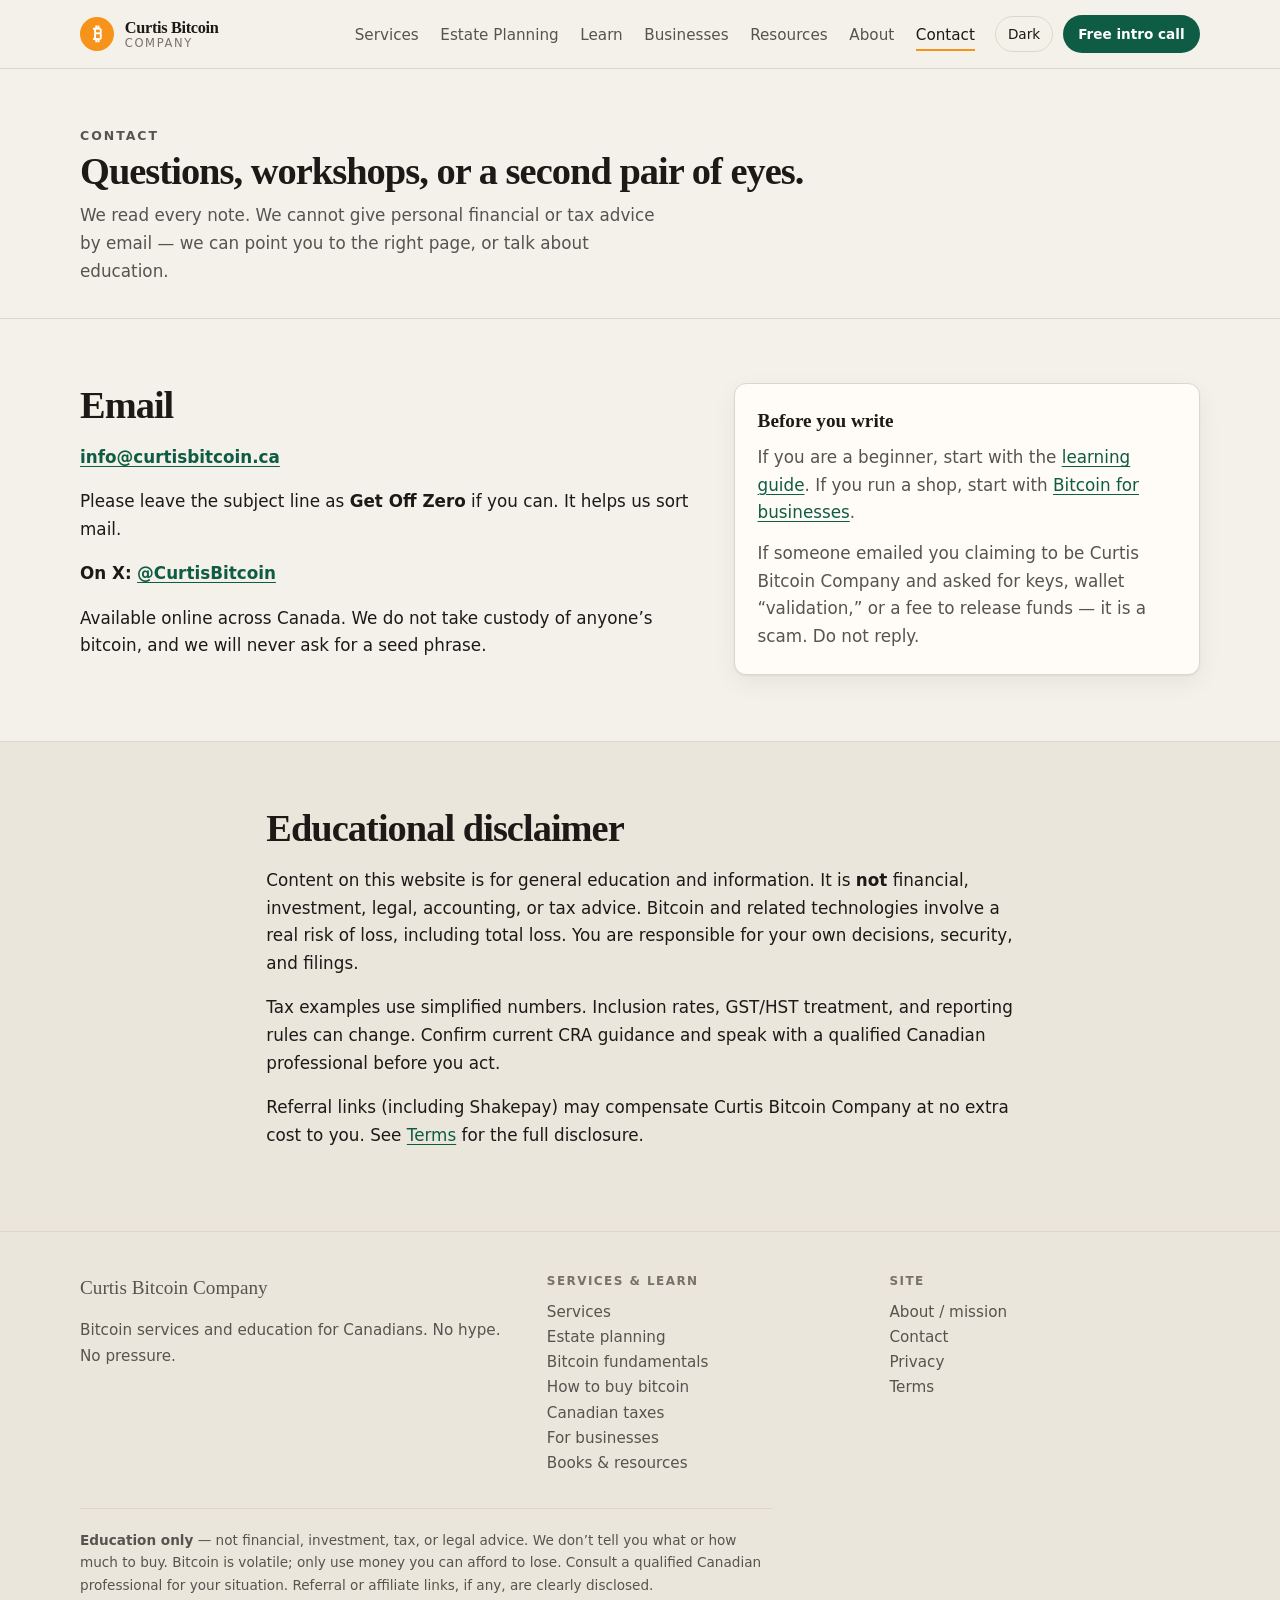
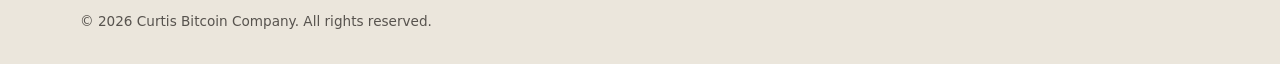
<file: pages/contact.html>
<!DOCTYPE html>
<html lang="en">
<head>
  <meta charset="UTF-8">
  <meta name="viewport" content="width=device-width, initial-scale=1">
  <title>Contact | Curtis Bitcoin Company</title>
  <meta name="description" content="Contact Curtis Bitcoin Company about Bitcoin education for individuals and Canadian businesses.">
  <link rel="icon" href="../images/favicon.svg" type="image/svg+xml">
  <link rel="stylesheet" href="../css/styles.css">
</head>
<body>
  <a class="skip-link" href="#main">Skip to content</a>
  <header class="site-header">
    <div class="header-inner">
      <a class="brand" href="../index.html">
        <span class="brand-mark" aria-hidden="true">₿</span>
        <span class="brand-text">
          <span class="brand-name">Curtis Bitcoin</span>
          <span class="brand-sub">Company</span>
        </span>
      </a>
      <button class="nav-toggle" type="button" aria-expanded="false" aria-controls="site-nav">Menu</button>
      <nav id="site-nav" class="site-nav" aria-label="Primary">
        <ul>
          <li><a href="services.html">Services</a></li>
          <li><a href="estate-planning.html">Estate Planning</a></li>
          <li><a href="learn.html">Learn</a></li>
          <li><a href="businesses.html">Businesses</a></li>
          <li><a href="resources.html">Resources</a></li>
          <li><a href="about.html">About</a></li>
          <li><a href="contact.html" aria-current="page">Contact</a></li>
        </ul>
      </nav>
      <div class="header-actions">
        <button class="theme-toggle" type="button" data-theme-toggle>Dark</button>
        <a class="btn btn-sm" href="mailto:info@curtisbitcoin.ca?subject=Free%2015-minute%20intro%20call">Free intro call</a>
      </div>
    </div>
  </header>

  <main id="main">
    <header class="page-hero">
      <div class="wrap">
        <p class="eyebrow">Contact</p>
        <h1>Questions, workshops, or a second pair of eyes.</h1>
        <p>We read every note. We cannot give personal financial or tax advice by email — we can point you to the right page, or talk about education.</p>
      </div>
    </header>

    <section class="section">
      <div class="wrap split">
        <div class="prose contact-block">
          <h2>Email</h2>
          <p><a href="mailto:info@curtisbitcoin.ca?subject=Get%20Off%20Zero">info@curtisbitcoin.ca</a></p>
          <p>Please leave the subject line as <strong>Get Off Zero</strong> if you can. It helps us sort mail.</p>
          <p><strong>On X:</strong> <a href="https://x.com/CurtisBitcoin" target="_blank" rel="noopener noreferrer">@CurtisBitcoin</a></p>
          <p>Available online across Canada. We do not take custody of anyone’s bitcoin, and we will never ask for a seed phrase.</p>
        </div>
        <aside class="card">
          <h3>Before you write</h3>
          <p>If you are a beginner, start with the <a href="learn.html">learning guide</a>. If you run a shop, start with <a href="businesses.html">Bitcoin for businesses</a>.</p>
          <p style="margin-top:0.8rem;">If someone emailed you claiming to be Curtis Bitcoin Company and asked for keys, wallet “validation,” or a fee to release funds — it is a scam. Do not reply.</p>
        </aside>
      </div>
    </section>

    <section class="section section-alt">
      <div class="wrap prose">
        <h2>Educational disclaimer</h2>
        <p>Content on this website is for general education and information. It is <strong>not</strong> financial, investment, legal, accounting, or tax advice. Bitcoin and related technologies involve a real risk of loss, including total loss. You are responsible for your own decisions, security, and filings.</p>
        <p>Tax examples use simplified numbers. Inclusion rates, GST/HST treatment, and reporting rules can change. Confirm current CRA guidance and speak with a qualified Canadian professional before you act.</p>
        <p>Referral links (including Shakepay) may compensate Curtis Bitcoin Company at no extra cost to you. See <a href="terms.html">Terms</a> for the full disclosure.</p>
      </div>
    </section>
  </main>

  <footer class="site-footer">
    <div class="wrap">
      <div class="footer-grid">
        <div>
          <p class="footer-name">Curtis Bitcoin Company</p>
          <p class="footer-tag">Bitcoin services and education for Canadians. No hype. No pressure.</p>
        </div>
        <nav aria-label="Learn">
          <h3>Services &amp; Learn</h3>
          <ul>
            <li><a href="services.html">Services</a></li>
            <li><a href="estate-planning.html">Estate planning</a></li>
            <li><a href="learn.html">Bitcoin fundamentals</a></li>
            <li><a href="guide.html">How to buy bitcoin</a></li>
            <li><a href="tax-guide.html">Canadian taxes</a></li>
            <li><a href="businesses.html">For businesses</a></li>
            <li><a href="resources.html">Books &amp; resources</a></li>
          </ul>
        </nav>
        <nav aria-label="Site">
          <h3>Site</h3>
          <ul>
            <li><a href="about.html">About / mission</a></li>
            <li><a href="contact.html">Contact</a></li>
            <li><a href="privacy.html">Privacy</a></li>
            <li><a href="terms.html">Terms</a></li>
          </ul>
        </nav>
      </div>
      <p class="disclaimer"><strong>Education only</strong> — not financial, investment, tax, or legal advice. We don’t tell you what or how much to buy. Bitcoin is volatile; only use money you can afford to lose. Consult a qualified Canadian professional for your situation. Referral or affiliate links, if any, are clearly disclosed.</p>
      <p class="copyright">&copy; 2026 Curtis Bitcoin Company. All rights reserved.</p>
    </div>
  </footer>
  <script src="../js/site.js"></script>
</body>
</html>
</file>
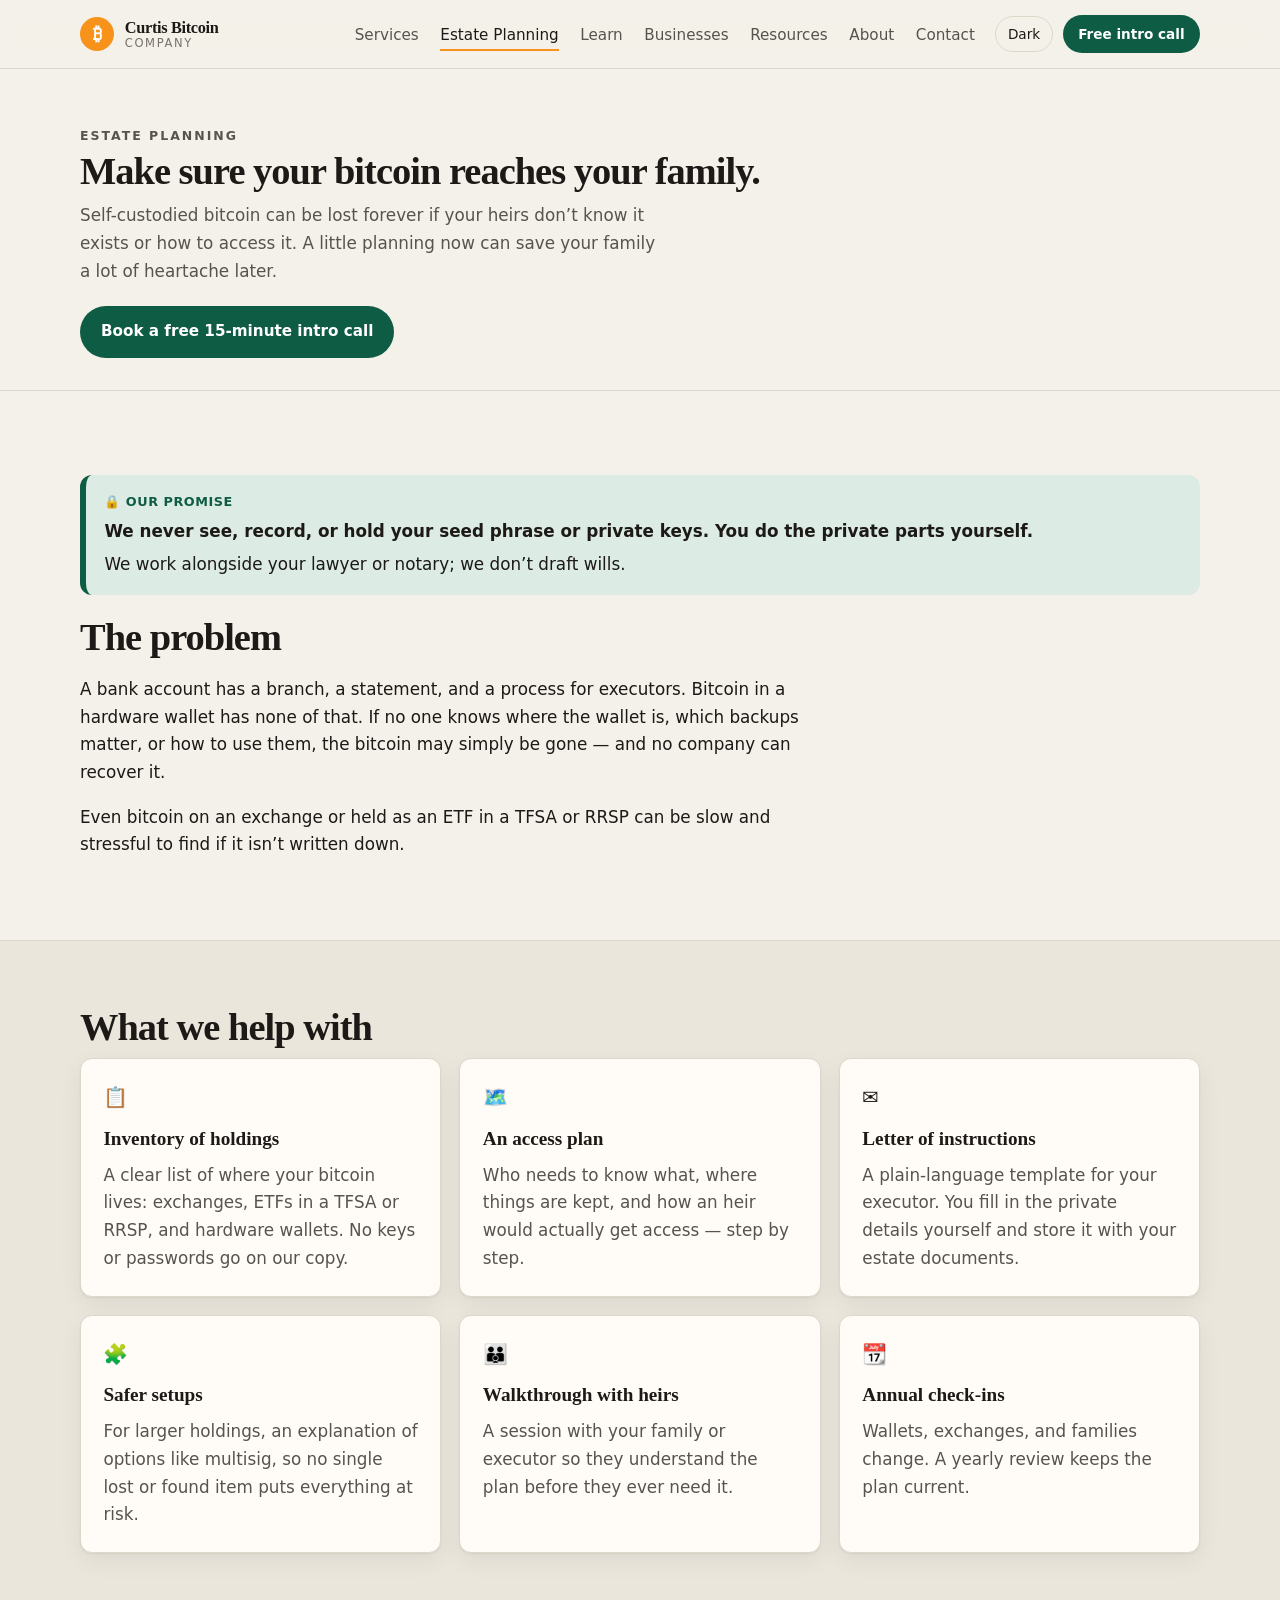
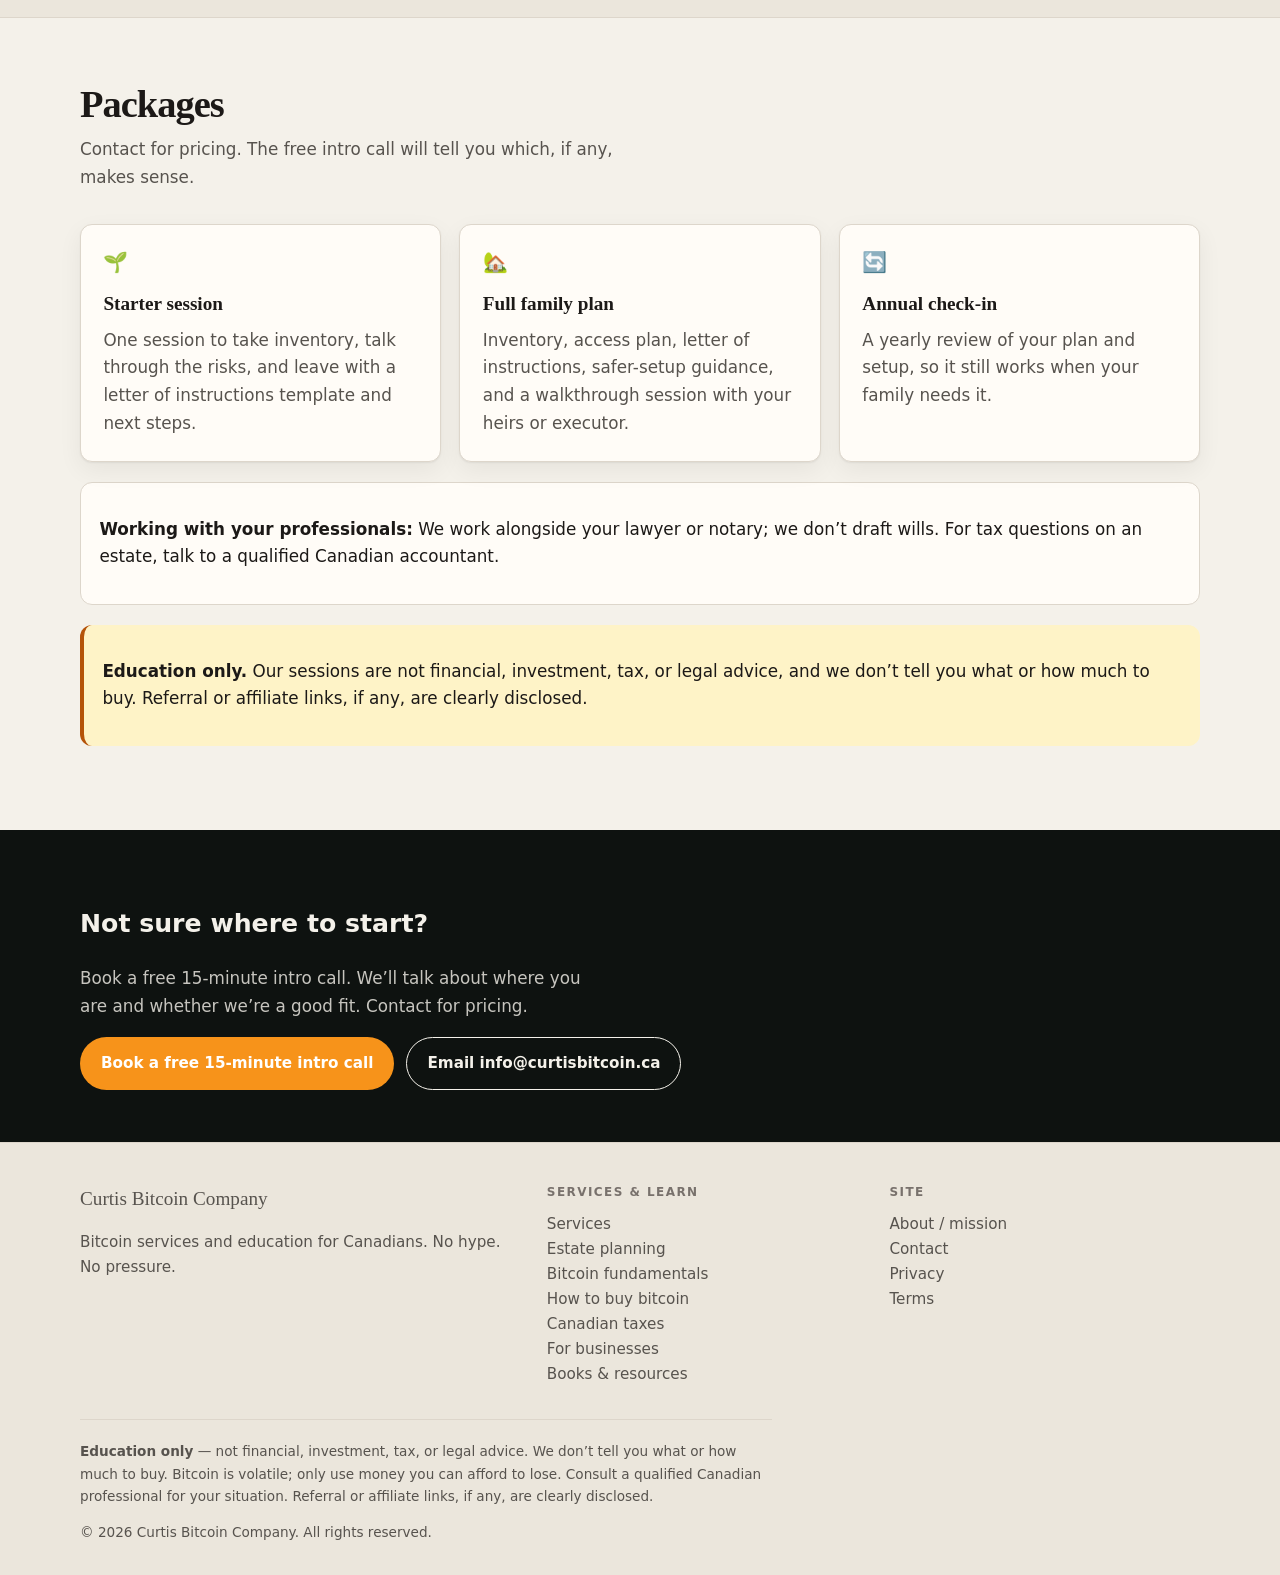
<file: pages/estate-planning.html>
<!DOCTYPE html>
<html lang="en">
<head>
  <meta charset="UTF-8">
  <meta name="viewport" content="width=device-width, initial-scale=1">
  <title>Bitcoin Estate Planning | Curtis Bitcoin Company</title>
  <meta name="description" content="Help Canadians plan Bitcoin inheritance: inventory, access plan, letter of instructions, and heir walkthroughs. We never see your seed phrase.">
  <link rel="icon" href="../images/favicon.svg" type="image/svg+xml">
  <link rel="stylesheet" href="../css/styles.css">
</head>
<body>
  <a class="skip-link" href="#main">Skip to content</a>
  <header class="site-header">
    <div class="header-inner">
      <a class="brand" href="../index.html">
        <span class="brand-mark" aria-hidden="true">₿</span>
        <span class="brand-text">
          <span class="brand-name">Curtis Bitcoin</span>
          <span class="brand-sub">Company</span>
        </span>
      </a>
      <button class="nav-toggle" type="button" aria-expanded="false" aria-controls="site-nav">Menu</button>
      <nav id="site-nav" class="site-nav" aria-label="Primary">
        <ul>
          <li><a href="services.html">Services</a></li>
          <li><a href="estate-planning.html" aria-current="page">Estate Planning</a></li>
          <li><a href="learn.html">Learn</a></li>
          <li><a href="businesses.html">Businesses</a></li>
          <li><a href="resources.html">Resources</a></li>
          <li><a href="about.html">About</a></li>
          <li><a href="contact.html">Contact</a></li>
        </ul>
      </nav>
      <div class="header-actions">
        <button class="theme-toggle" type="button" data-theme-toggle>Dark</button>
        <a class="btn btn-sm" href="mailto:info@curtisbitcoin.ca?subject=Free%2015-minute%20intro%20call">Free intro call</a>
      </div>
    </div>
  </header>

  <main id="main">
    <header class="page-hero">
      <div class="wrap">
        <p class="eyebrow">Estate planning</p>
        <h1>Make sure your bitcoin reaches your family.</h1>
        <p>Self-custodied bitcoin can be lost forever if your heirs don’t know it exists or how to access it. A little planning now can save your family a lot of heartache later.</p>
        <div class="btn-row" style="margin-top:1.25rem;"><a class="btn" href="mailto:info@curtisbitcoin.ca?subject=Free%2015-minute%20intro%20call">Book a free 15-minute intro call</a></div>
      </div>
    </header>

    <section class="section">
      <div class="wrap">
        <div class="callout trust"><p class="trust-title">🔒 Our promise</p><p><strong>We never see, record, or hold your seed phrase or private keys. You do the private parts yourself.</strong></p><p>We work alongside your lawyer or notary; we don’t draft wills.</p></div>
        <h2>The problem</h2>
        <div class="prose">
          <p>A bank account has a branch, a statement, and a process for executors. Bitcoin in a hardware wallet has none of that. If no one knows where the wallet is, which backups matter, or how to use them, the bitcoin may simply be gone — and no company can recover it.</p>
          <p>Even bitcoin on an exchange or held as an ETF in a TFSA or RRSP can be slow and stressful to find if it isn’t written down.</p>
        </div>
      </div>
    </section>

    <section class="section section-alt">
      <div class="wrap">
        <h2>What we help with</h2>
        <div class="grid-3">
          <article class="card">
            <span class="icon" aria-hidden="true">📋</span>
            <h3>Inventory of holdings</h3>
            <p>A clear list of where your bitcoin lives: exchanges, ETFs in a TFSA or RRSP, and hardware wallets. No keys or passwords go on our copy.</p>
          </article>
          <article class="card">
            <span class="icon" aria-hidden="true">🗺️</span>
            <h3>An access plan</h3>
            <p>Who needs to know what, where things are kept, and how an heir would actually get access — step by step.</p>
          </article>
          <article class="card">
            <span class="icon" aria-hidden="true">✉️</span>
            <h3>Letter of instructions</h3>
            <p>A plain-language template for your executor. You fill in the private details yourself and store it with your estate documents.</p>
          </article>
          <article class="card">
            <span class="icon" aria-hidden="true">🧩</span>
            <h3>Safer setups</h3>
            <p>For larger holdings, an explanation of options like multisig, so no single lost or found item puts everything at risk.</p>
          </article>
          <article class="card">
            <span class="icon" aria-hidden="true">👪</span>
            <h3>Walkthrough with heirs</h3>
            <p>A session with your family or executor so they understand the plan before they ever need it.</p>
          </article>
          <article class="card">
            <span class="icon" aria-hidden="true">📆</span>
            <h3>Annual check-ins</h3>
            <p>Wallets, exchanges, and families change. A yearly review keeps the plan current.</p>
          </article>
        </div>
      </div>
    </section>

    <section class="section">
      <div class="wrap">
        <h2>Packages</h2>
        <p class="section-intro">Contact for pricing. The free intro call will tell you which, if any, makes sense.</p>
        <div class="grid-3">
          <article class="card">
            <span class="icon" aria-hidden="true">🌱</span>
            <h3>Starter session</h3>
            <p>One session to take inventory, talk through the risks, and leave with a letter of instructions template and next steps.</p>
          </article>
          <article class="card">
            <span class="icon" aria-hidden="true">🏡</span>
            <h3>Full family plan</h3>
            <p>Inventory, access plan, letter of instructions, safer-setup guidance, and a walkthrough session with your heirs or executor.</p>
          </article>
          <article class="card">
            <span class="icon" aria-hidden="true">🔄</span>
            <h3>Annual check-in</h3>
            <p>A yearly review of your plan and setup, so it still works when your family needs it.</p>
          </article>
        </div>
        <div class="note"><p><strong>Working with your professionals:</strong> We work alongside your lawyer or notary; we don’t draft wills. For tax questions on an estate, talk to a qualified Canadian accountant.</p></div>
        <div class="warning"><p><strong>Education only.</strong> Our sessions are not financial, investment, tax, or legal advice, and we don’t tell you what or how much to buy. Referral or affiliate links, if any, are clearly disclosed.</p></div>
      </div>
    </section>

    <section class="cta-band">
      <div class="wrap">
        <h2>Not sure where to start?</h2>
        <p>Book a free 15-minute intro call. We’ll talk about where you are and whether we’re a good fit. Contact for pricing.</p>
        <div class="btn-row">
          <a class="btn" href="mailto:info@curtisbitcoin.ca?subject=Free%2015-minute%20intro%20call">Book a free 15-minute intro call</a>
          <a class="btn btn-ghost" href="mailto:info@curtisbitcoin.ca">Email info@curtisbitcoin.ca</a>
        </div>
      </div>
    </section>
  </main>

  <footer class="site-footer">
    <div class="wrap">
      <div class="footer-grid">
        <div>
          <p class="footer-name">Curtis Bitcoin Company</p>
          <p class="footer-tag">Bitcoin services and education for Canadians. No hype. No pressure.</p>
        </div>
        <nav aria-label="Learn">
          <h3>Services &amp; Learn</h3>
          <ul>
            <li><a href="services.html">Services</a></li>
            <li><a href="estate-planning.html">Estate planning</a></li>
            <li><a href="learn.html">Bitcoin fundamentals</a></li>
            <li><a href="guide.html">How to buy bitcoin</a></li>
            <li><a href="tax-guide.html">Canadian taxes</a></li>
            <li><a href="businesses.html">For businesses</a></li>
            <li><a href="resources.html">Books &amp; resources</a></li>
          </ul>
        </nav>
        <nav aria-label="Site">
          <h3>Site</h3>
          <ul>
            <li><a href="about.html">About / mission</a></li>
            <li><a href="contact.html">Contact</a></li>
            <li><a href="privacy.html">Privacy</a></li>
            <li><a href="terms.html">Terms</a></li>
          </ul>
        </nav>
      </div>
      <p class="disclaimer"><strong>Education only</strong> — not financial, investment, tax, or legal advice. We don’t tell you what or how much to buy. Bitcoin is volatile; only use money you can afford to lose. Consult a qualified Canadian professional for your situation. Referral or affiliate links, if any, are clearly disclosed.</p>
      <p class="copyright">&copy; 2026 Curtis Bitcoin Company. All rights reserved.</p>
    </div>
  </footer>
  <script src="../js/site.js"></script>
</body>
</html>
</file>
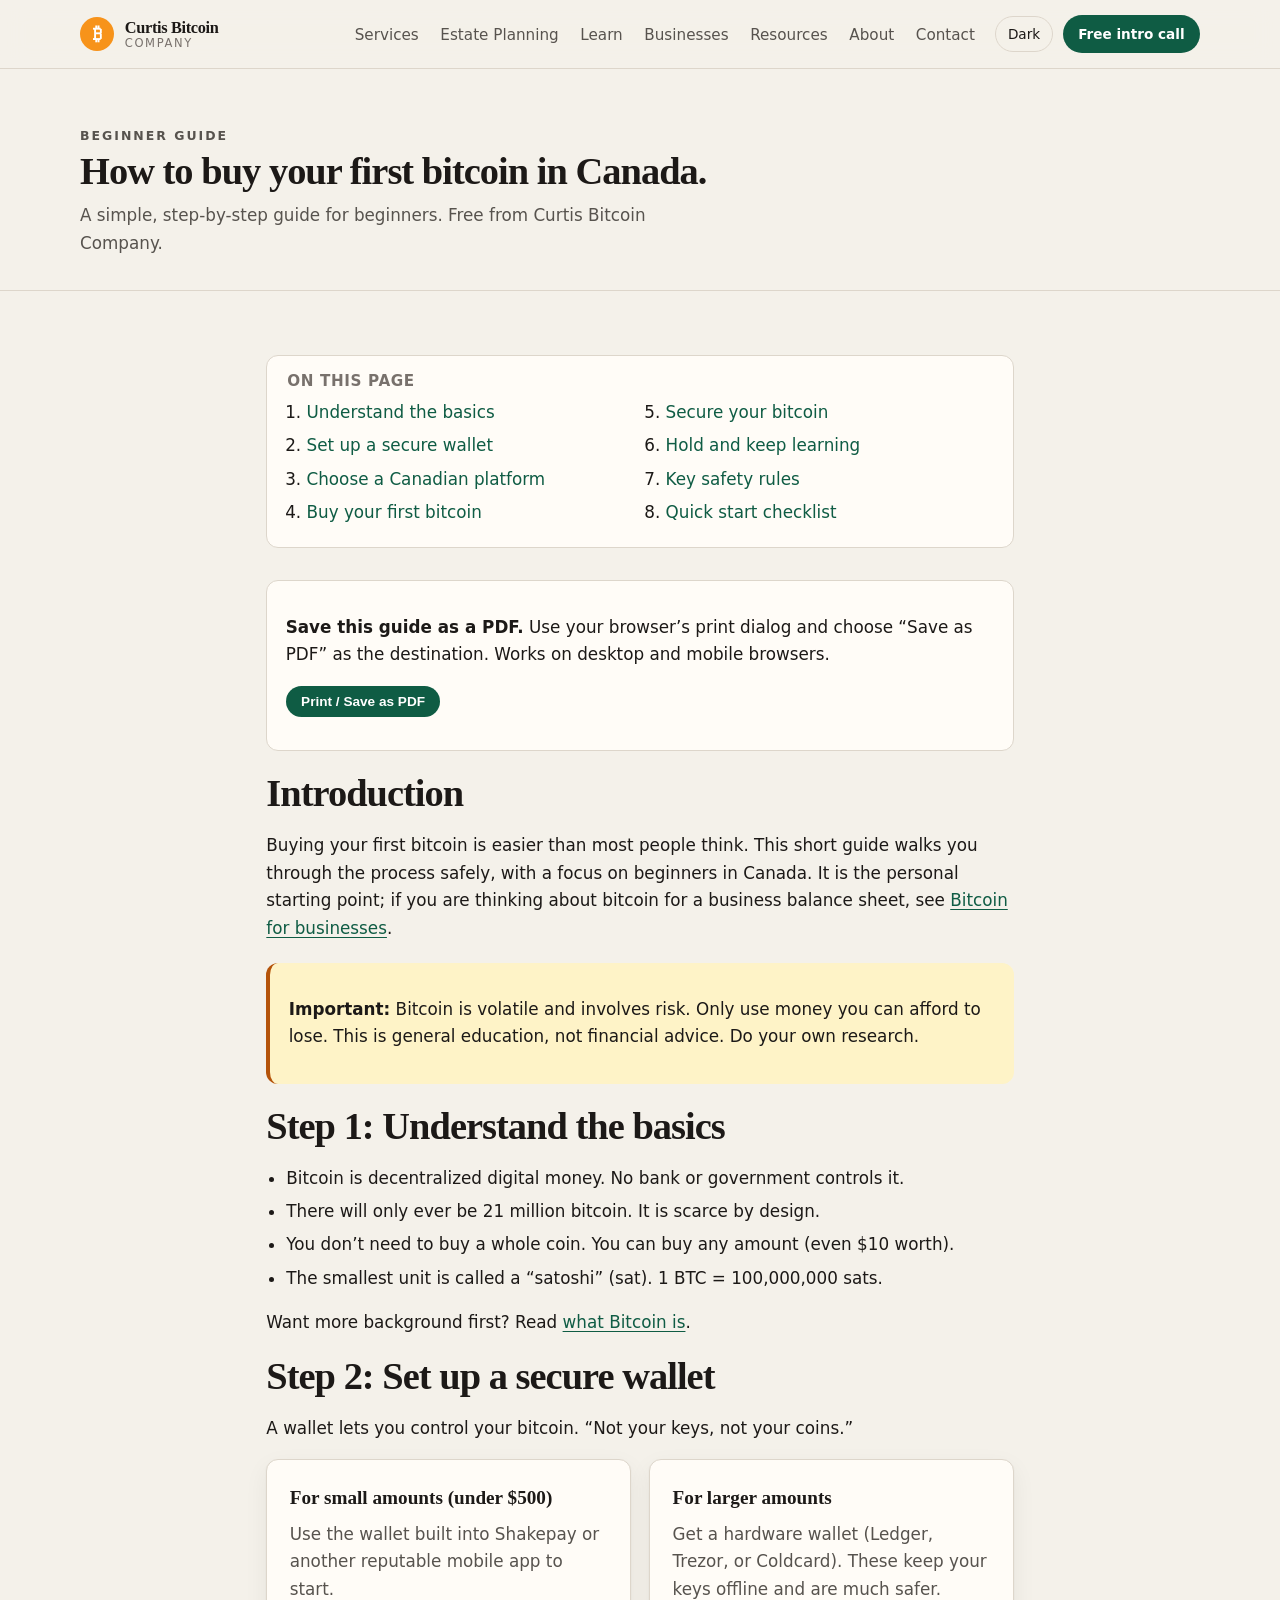
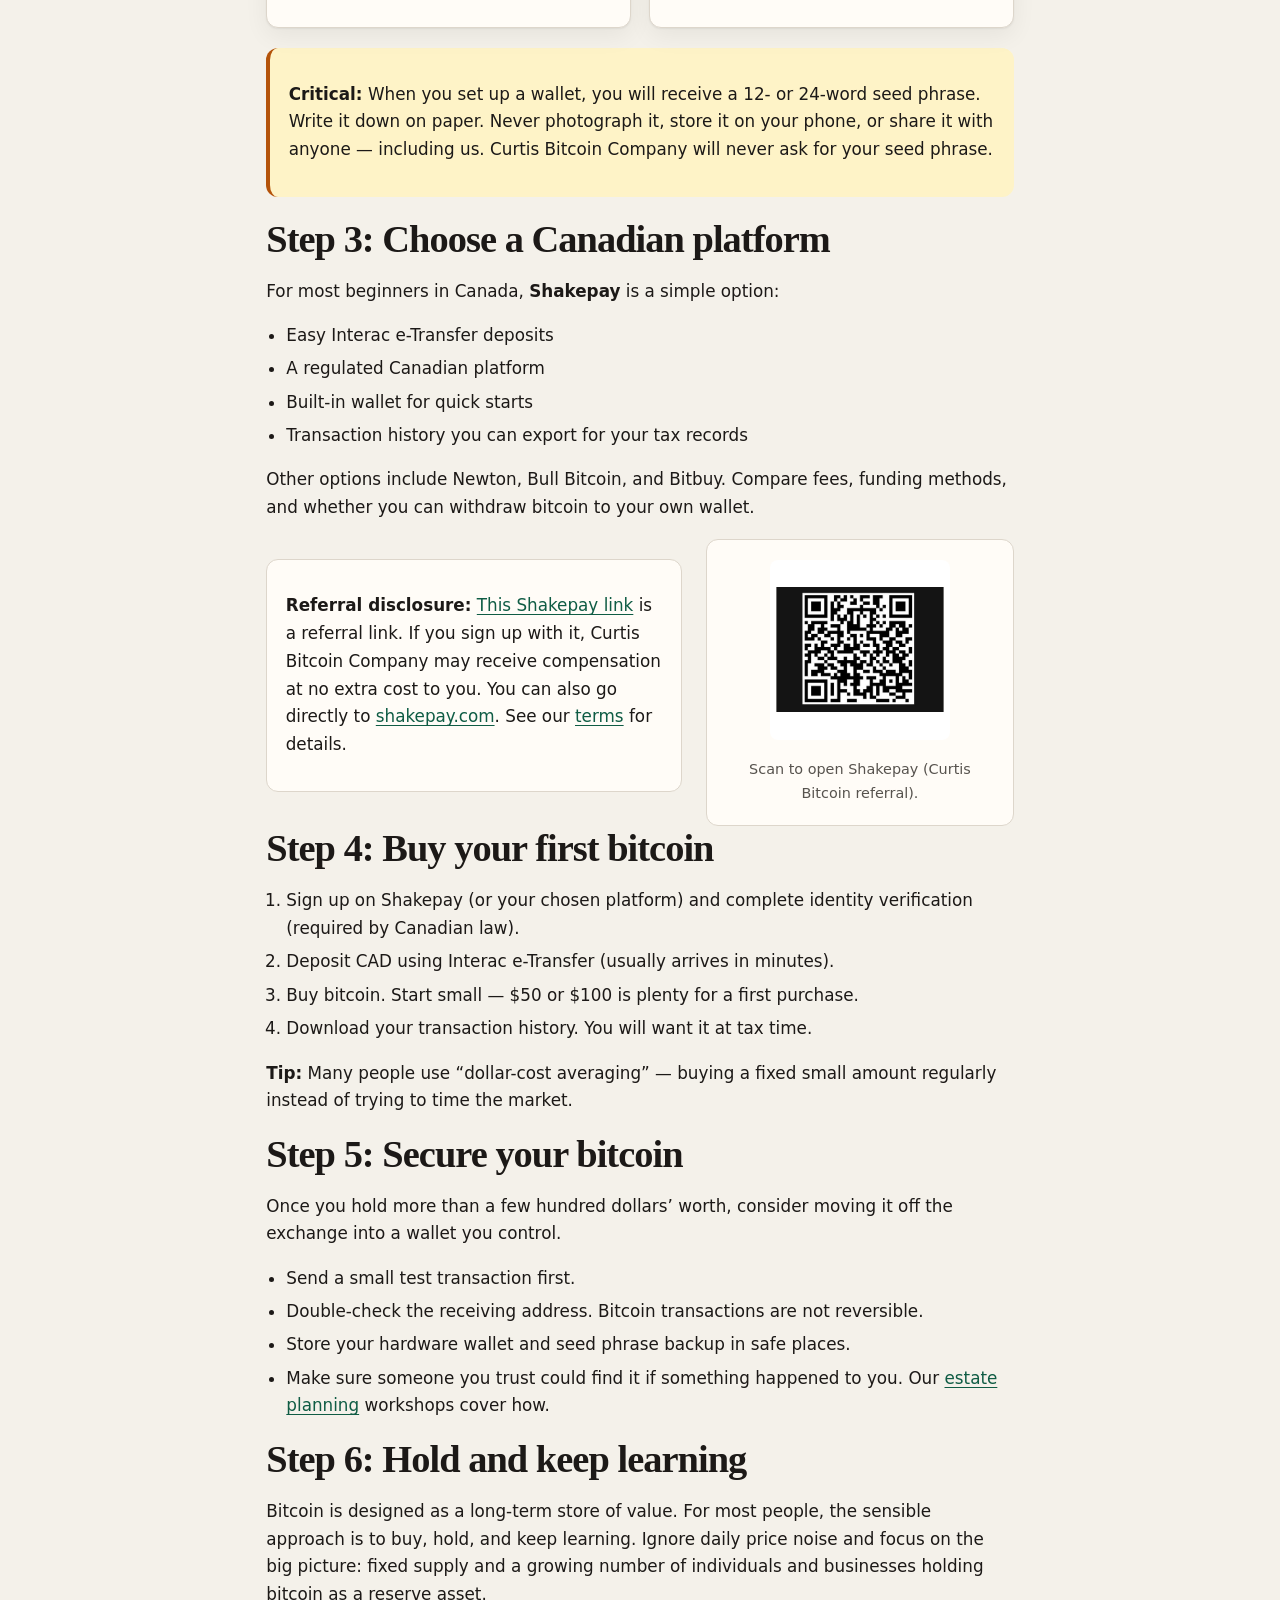
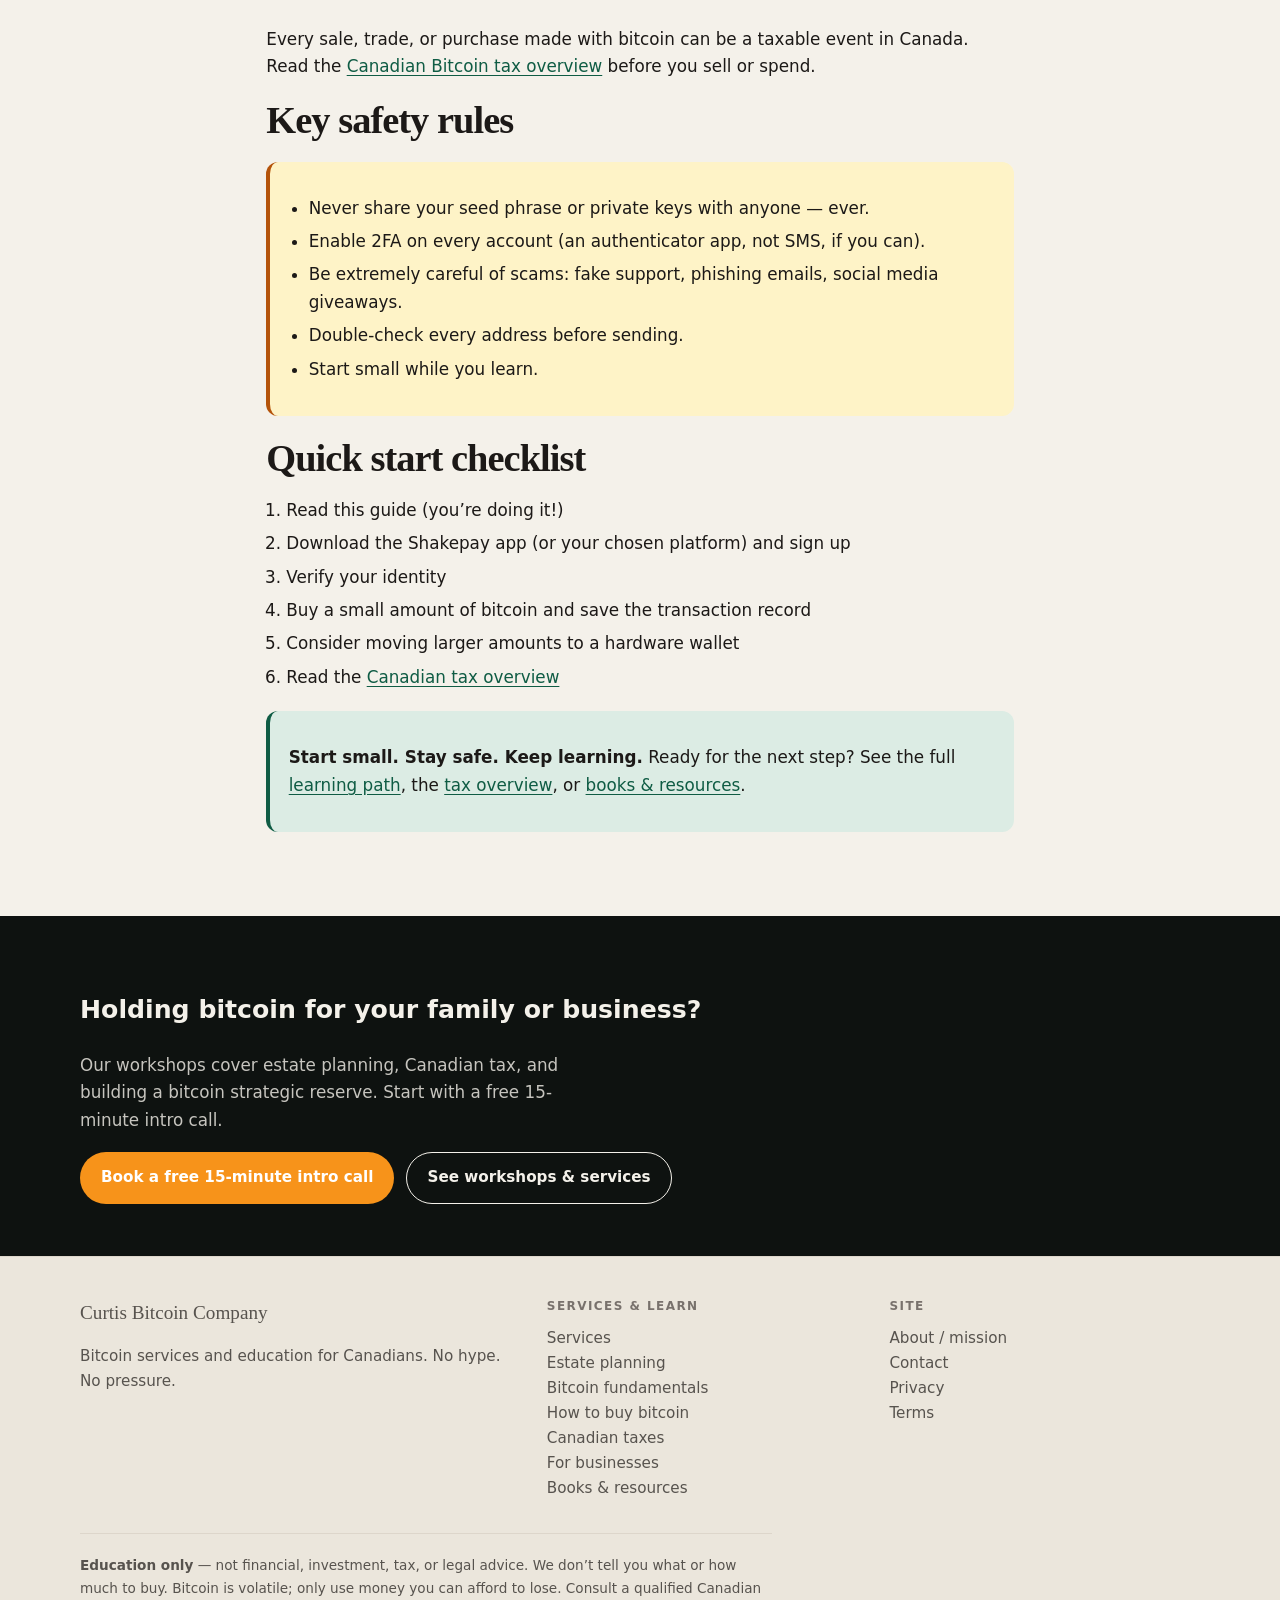
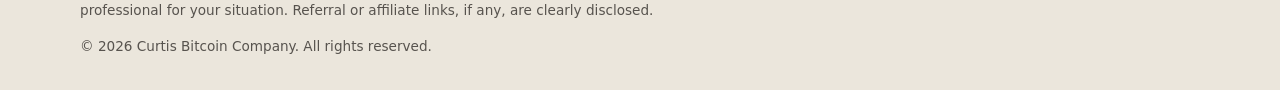
<file: pages/guide.html>
<!DOCTYPE html>
<html lang="en">
<head>
  <meta charset="UTF-8">
  <meta name="viewport" content="width=device-width, initial-scale=1">
  <title>How to Buy Bitcoin in Canada — Beginner Guide | Curtis Bitcoin Company</title>
  <meta name="description" content="A free, simple step-by-step guide to buying your first bitcoin in Canada: wallets, Canadian platforms, first purchase, security, and safety rules.">
  <link rel="icon" href="../images/favicon.svg" type="image/svg+xml">
  <link rel="stylesheet" href="../css/styles.css">
</head>
<body>
  <a class="skip-link" href="#main">Skip to content</a>
  <header class="site-header">
    <div class="header-inner">
      <a class="brand" href="../index.html">
        <span class="brand-mark" aria-hidden="true">₿</span>
        <span class="brand-text">
          <span class="brand-name">Curtis Bitcoin</span>
          <span class="brand-sub">Company</span>
        </span>
      </a>
      <button class="nav-toggle" type="button" aria-expanded="false" aria-controls="site-nav">Menu</button>
      <nav id="site-nav" class="site-nav" aria-label="Primary">
        <ul>
          <li><a href="services.html">Services</a></li>
          <li><a href="estate-planning.html">Estate Planning</a></li>
          <li><a href="learn.html">Learn</a></li>
          <li><a href="businesses.html">Businesses</a></li>
          <li><a href="resources.html">Resources</a></li>
          <li><a href="about.html">About</a></li>
          <li><a href="contact.html">Contact</a></li>
        </ul>
      </nav>
      <div class="header-actions">
        <button class="theme-toggle" type="button" data-theme-toggle>Dark</button>
        <a class="btn btn-sm" href="mailto:info@curtisbitcoin.ca?subject=Free%2015-minute%20intro%20call">Free intro call</a>
      </div>
    </div>
  </header>

  <main id="main">
    <header class="page-hero">
      <div class="wrap">
        <p class="eyebrow">Beginner guide</p>
        <h1>How to buy your first bitcoin in Canada.</h1>
        <p>A simple, step-by-step guide for beginners. Free from Curtis Bitcoin Company.</p>
      </div>
    </header>

    <section class="section">
      <div class="wrap prose">
        <nav class="toc" aria-label="On this page">
          <h2>On this page</h2>
          <ol>
            <li><a href="#step-1">Understand the basics</a></li>
            <li><a href="#step-2">Set up a secure wallet</a></li>
            <li><a href="#step-3">Choose a Canadian platform</a></li>
            <li><a href="#step-4">Buy your first bitcoin</a></li>
            <li><a href="#step-5">Secure your bitcoin</a></li>
            <li><a href="#step-6">Hold and keep learning</a></li>
            <li><a href="#safety">Key safety rules</a></li>
            <li><a href="#checklist">Quick start checklist</a></li>
          </ol>
        </nav>

        <div class="note">
          <p><strong>Save this guide as a PDF.</strong> Use your browser&rsquo;s print dialog and choose &ldquo;Save as PDF&rdquo; as the destination. Works on desktop and mobile browsers.</p>
          <p><button class="btn btn-sm" type="button" data-print>Print / Save as PDF</button></p>
        </div>

        <h2 id="intro">Introduction</h2>
        <p>Buying your first bitcoin is easier than most people think. This short guide walks you through the process safely, with a focus on beginners in Canada. It is the personal starting point; if you are thinking about bitcoin for a business balance sheet, see <a href="businesses.html">Bitcoin for businesses</a>.</p>

        <div class="warning" role="note">
          <p><strong>Important:</strong> Bitcoin is volatile and involves risk. Only use money you can afford to lose. This is general education, not financial advice. Do your own research.</p>
        </div>

        <h2 id="step-1">Step 1: Understand the basics</h2>
        <ul>
          <li>Bitcoin is decentralized digital money. No bank or government controls it.</li>
          <li>There will only ever be 21 million bitcoin. It is scarce by design.</li>
          <li>You don&rsquo;t need to buy a whole coin. You can buy any amount (even $10 worth).</li>
          <li>The smallest unit is called a &ldquo;satoshi&rdquo; (sat). 1 BTC = 100,000,000 sats.</li>
        </ul>
        <p>Want more background first? Read <a href="learn.html#basics">what Bitcoin is</a>.</p>

        <h2 id="step-2">Step 2: Set up a secure wallet</h2>
        <p>A wallet lets you control your bitcoin. &ldquo;Not your keys, not your coins.&rdquo;</p>
        <div class="grid-2">
          <article class="card">
            <h3>For small amounts (under $500)</h3>
            <p>Use the wallet built into Shakepay or another reputable mobile app to start.</p>
          </article>
          <article class="card">
            <h3>For larger amounts</h3>
            <p>Get a hardware wallet (Ledger, Trezor, or Coldcard). These keep your keys offline and are much safer.</p>
          </article>
        </div>
        <div class="warning">
          <p><strong>Critical:</strong> When you set up a wallet, you will receive a 12- or 24-word seed phrase. Write it down on paper. Never photograph it, store it on your phone, or share it with anyone &mdash; including us. Curtis Bitcoin Company will never ask for your seed phrase.</p>
        </div>

        <h2 id="step-3">Step 3: Choose a Canadian platform</h2>
        <p>For most beginners in Canada, <strong>Shakepay</strong> is a simple option:</p>
        <ul>
          <li>Easy Interac e-Transfer deposits</li>
          <li>A regulated Canadian platform</li>
          <li>Built-in wallet for quick starts</li>
          <li>Transaction history you can export for your tax records</li>
        </ul>
        <p>Other options include Newton, Bull Bitcoin, and Bitbuy. Compare fees, funding methods, and whether you can withdraw bitcoin to your own wallet.</p>
        <div class="split">
          <div class="note">
            <p><strong>Referral disclosure:</strong> <a href="https://shakepay.me/r/VNRET3X" target="_blank" rel="noopener noreferrer">This Shakepay link</a> is a referral link. If you sign up with it, Curtis Bitcoin Company may receive compensation at no extra cost to you. You can also go directly to <a href="https://shakepay.com" target="_blank" rel="noopener noreferrer">shakepay.com</a>. See our <a href="terms.html">terms</a> for details.</p>
          </div>
          <div class="qr-box">
            <img src="../images/shakepay-qr.jpg" width="180" height="180" alt="Shakepay referral QR code for Curtis Bitcoin Company">
            <p>Scan to open Shakepay (Curtis Bitcoin referral).</p>
          </div>
        </div>

        <h2 id="step-4">Step 4: Buy your first bitcoin</h2>
        <ol>
          <li>Sign up on Shakepay (or your chosen platform) and complete identity verification (required by Canadian law).</li>
          <li>Deposit CAD using Interac e-Transfer (usually arrives in minutes).</li>
          <li>Buy bitcoin. Start small &mdash; $50 or $100 is plenty for a first purchase.</li>
          <li>Download your transaction history. You will want it at tax time.</li>
        </ol>
        <p><strong>Tip:</strong> Many people use &ldquo;dollar-cost averaging&rdquo; &mdash; buying a fixed small amount regularly instead of trying to time the market.</p>

        <h2 id="step-5">Step 5: Secure your bitcoin</h2>
        <p>Once you hold more than a few hundred dollars&rsquo; worth, consider moving it off the exchange into a wallet you control.</p>
        <ul>
          <li>Send a small test transaction first.</li>
          <li>Double-check the receiving address. Bitcoin transactions are not reversible.</li>
          <li>Store your hardware wallet and seed phrase backup in safe places.</li>
          <li>Make sure someone you trust could find it if something happened to you. Our <a href="estate-planning.html">estate planning</a> workshops cover how.</li>
        </ul>

        <h2 id="step-6">Step 6: Hold and keep learning</h2>
        <p>Bitcoin is designed as a long-term store of value. For most people, the sensible approach is to buy, hold, and keep learning. Ignore daily price noise and focus on the big picture: fixed supply and a growing number of individuals and businesses holding bitcoin as a reserve asset.</p>
        <p>Every sale, trade, or purchase made with bitcoin can be a taxable event in Canada. Read the <a href="tax-guide.html">Canadian Bitcoin tax overview</a> before you sell or spend.</p>

        <h2 id="safety">Key safety rules</h2>
        <div class="warning">
          <ul>
            <li>Never share your seed phrase or private keys with anyone &mdash; ever.</li>
            <li>Enable 2FA on every account (an authenticator app, not SMS, if you can).</li>
            <li>Be extremely careful of scams: fake support, phishing emails, social media giveaways.</li>
            <li>Double-check every address before sending.</li>
            <li>Start small while you learn.</li>
          </ul>
        </div>

        <h2 id="checklist">Quick start checklist</h2>
        <ol>
          <li>Read this guide (you&rsquo;re doing it!)</li>
          <li>Download the Shakepay app (or your chosen platform) and sign up</li>
          <li>Verify your identity</li>
          <li>Buy a small amount of bitcoin and save the transaction record</li>
          <li>Consider moving larger amounts to a hardware wallet</li>
          <li>Read the <a href="tax-guide.html">Canadian tax overview</a></li>
        </ol>

        <div class="callout">
          <p><strong>Start small. Stay safe. Keep learning.</strong> Ready for the next step? See the full <a href="learn.html">learning path</a>, the <a href="tax-guide.html">tax overview</a>, or <a href="resources.html">books &amp; resources</a>.</p>
        </div>
      </div>
    </section>

    <section class="cta-band">
      <div class="wrap">
        <h2>Holding bitcoin for your family or business?</h2>
        <p>Our workshops cover estate planning, Canadian tax, and building a bitcoin strategic reserve. Start with a free 15-minute intro call.</p>
        <div class="btn-row">
          <a class="btn" href="mailto:info@curtisbitcoin.ca?subject=Free%2015-minute%20intro%20call">Book a free 15-minute intro call</a>
          <a class="btn btn-ghost" href="services.html">See workshops &amp; services</a>
        </div>
      </div>
    </section>
  </main>

  <footer class="site-footer">
    <div class="wrap">
      <div class="footer-grid">
        <div>
          <p class="footer-name">Curtis Bitcoin Company</p>
          <p class="footer-tag">Bitcoin services and education for Canadians. No hype. No pressure.</p>
        </div>
        <nav aria-label="Learn">
          <h3>Services &amp; Learn</h3>
          <ul>
            <li><a href="services.html">Services</a></li>
            <li><a href="estate-planning.html">Estate planning</a></li>
            <li><a href="learn.html">Bitcoin fundamentals</a></li>
            <li><a href="guide.html">How to buy bitcoin</a></li>
            <li><a href="tax-guide.html">Canadian taxes</a></li>
            <li><a href="businesses.html">For businesses</a></li>
            <li><a href="resources.html">Books &amp; resources</a></li>
          </ul>
        </nav>
        <nav aria-label="Site">
          <h3>Site</h3>
          <ul>
            <li><a href="about.html">About / mission</a></li>
            <li><a href="contact.html">Contact</a></li>
            <li><a href="privacy.html">Privacy</a></li>
            <li><a href="terms.html">Terms</a></li>
          </ul>
        </nav>
      </div>
      <p class="disclaimer"><strong>Education only</strong> — not financial, investment, tax, or legal advice. We don’t tell you what or how much to buy. Bitcoin is volatile; only use money you can afford to lose. Consult a qualified Canadian professional for your situation. Referral or affiliate links, if any, are clearly disclosed.</p>
      <p class="copyright">&copy; 2026 Curtis Bitcoin Company. All rights reserved.</p>
    </div>
  </footer>
  <script src="../js/site.js"></script>
</body>
</html>
</file>
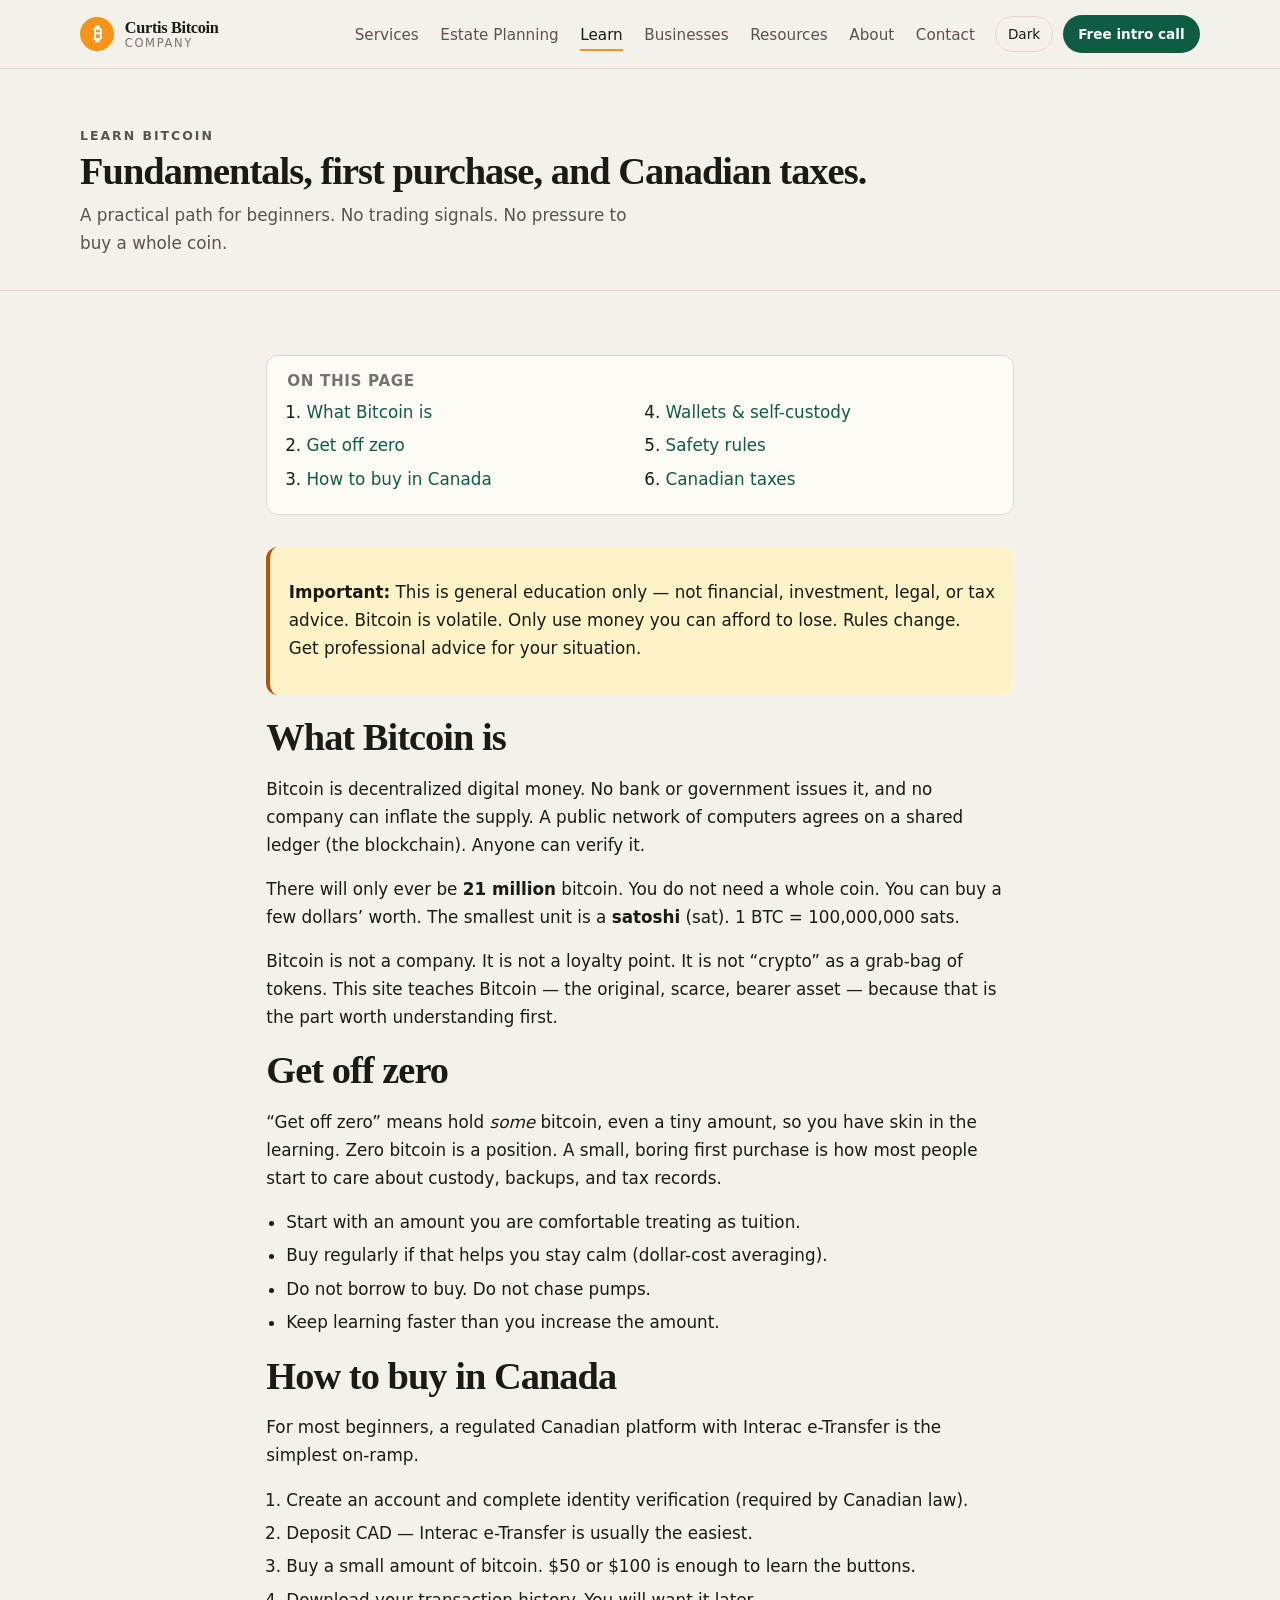
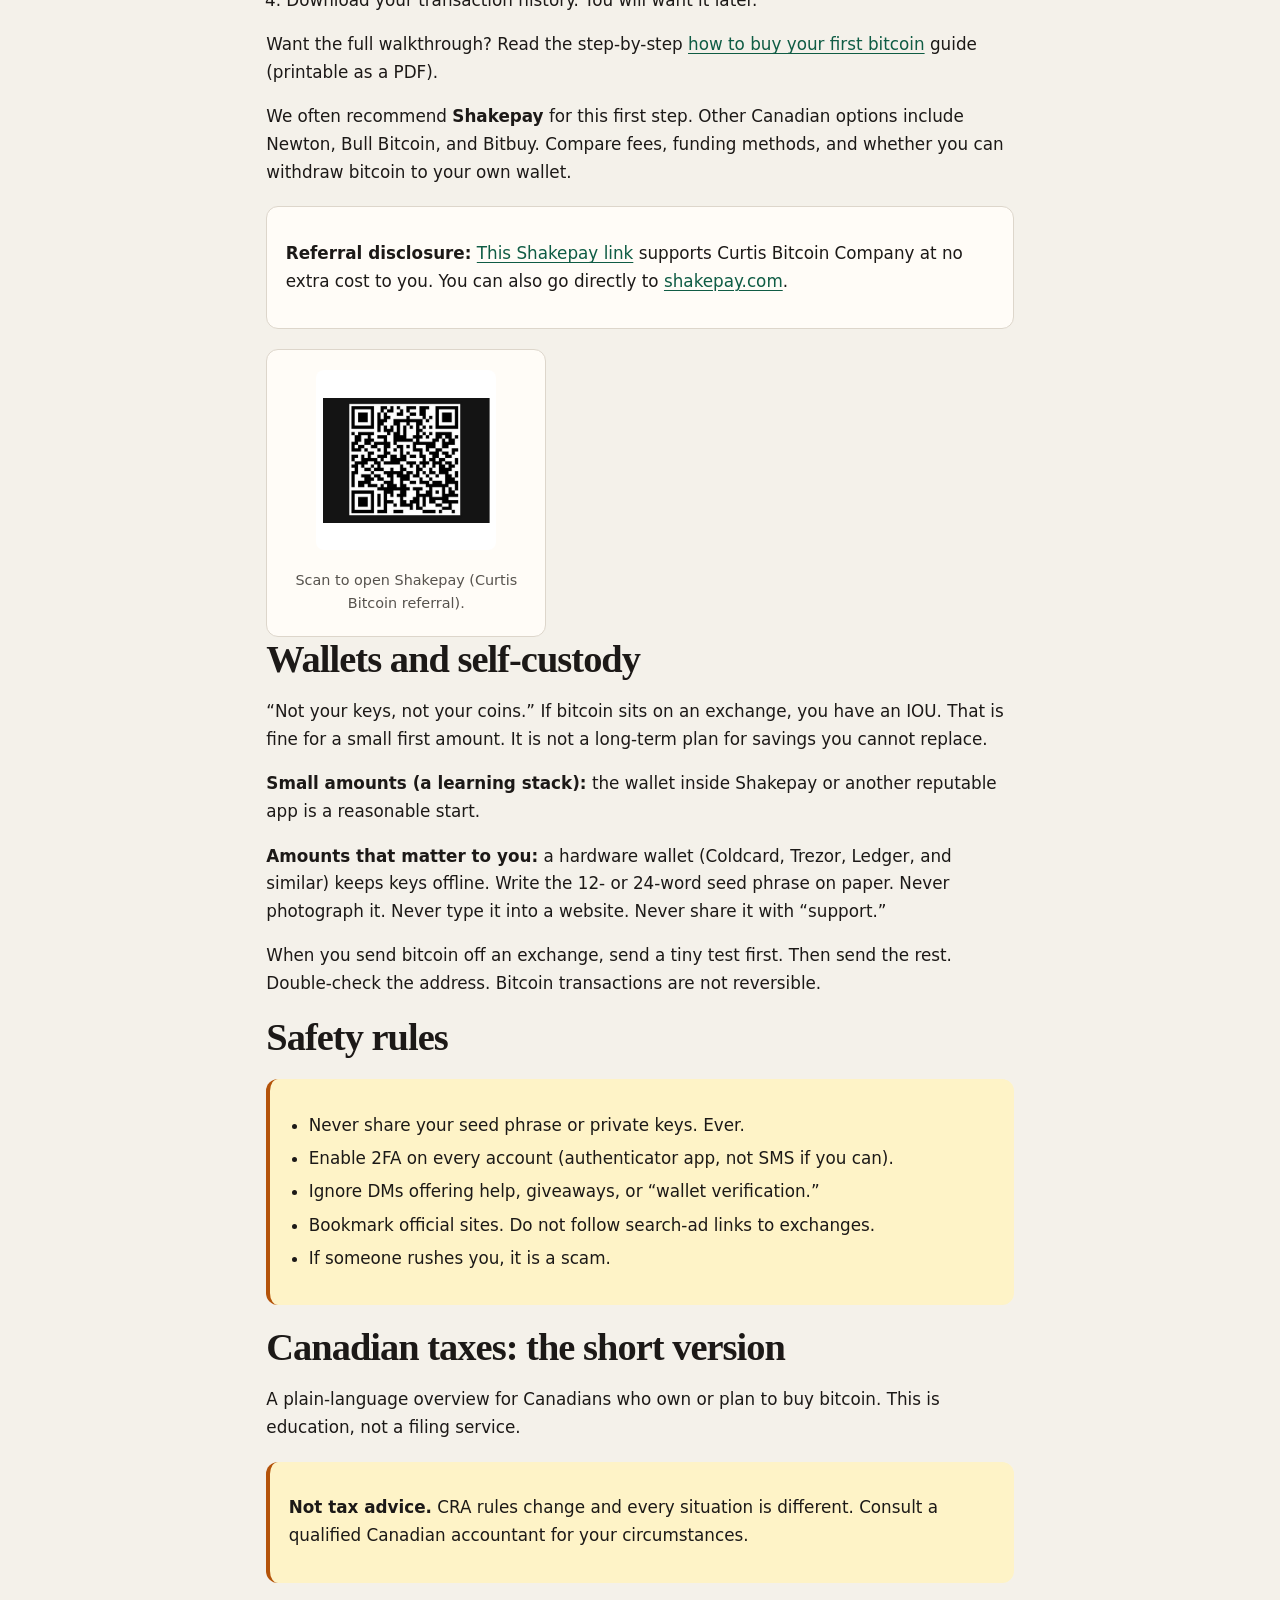
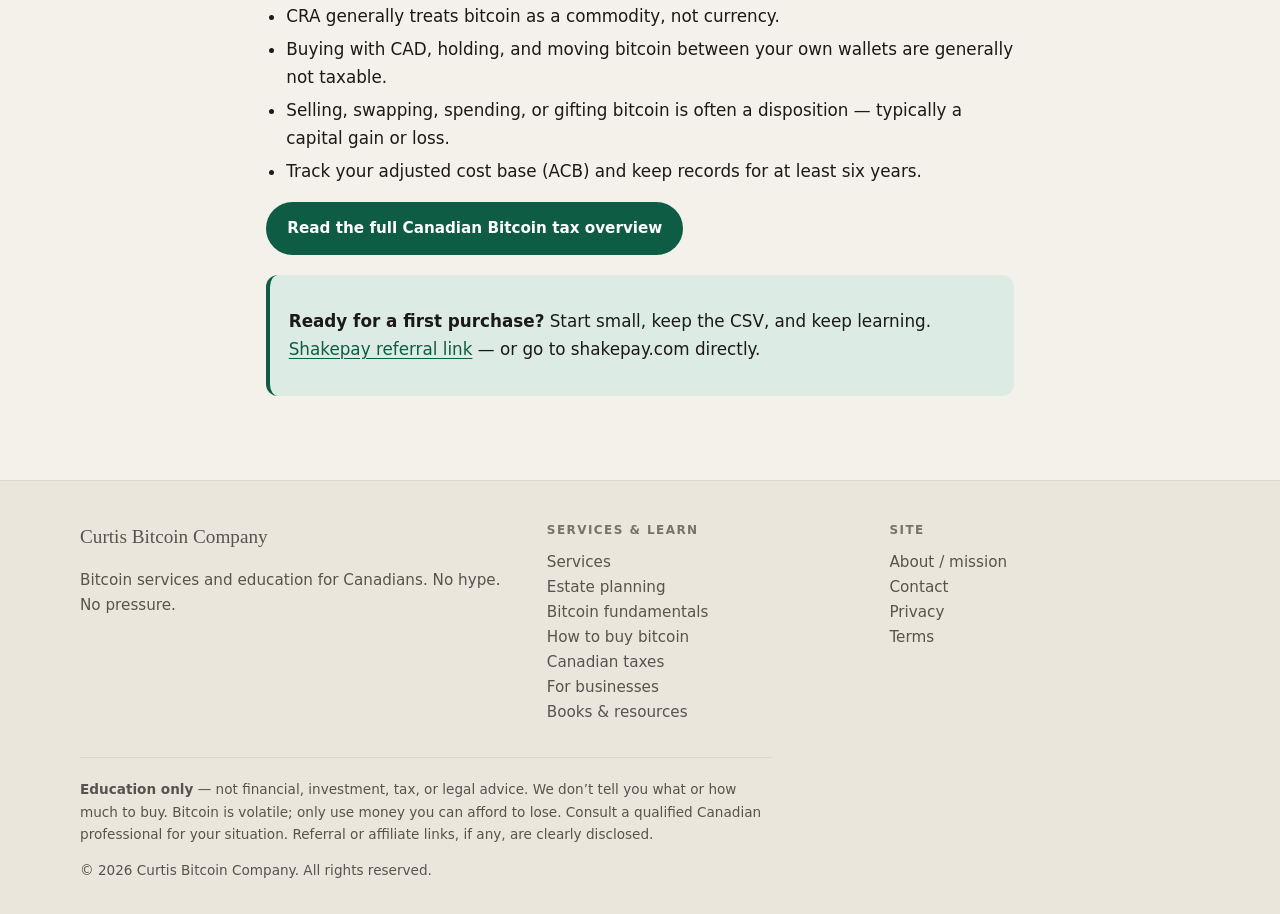
<file: pages/learn.html>
<!DOCTYPE html>
<html lang="en">
<head>
  <meta charset="UTF-8">
  <meta name="viewport" content="width=device-width, initial-scale=1">
  <title>Learn Bitcoin — Get Off Zero | Curtis Bitcoin Company</title>
  <meta name="description" content="A calm beginner guide to Bitcoin for Canadians: what it is, how to buy, how to store it, and a plain-language CRA tax overview.">
  <link rel="icon" href="../images/favicon.svg" type="image/svg+xml">
  <link rel="stylesheet" href="../css/styles.css">
</head>
<body>
  <a class="skip-link" href="#main">Skip to content</a>
  <header class="site-header">
    <div class="header-inner">
      <a class="brand" href="../index.html">
        <span class="brand-mark" aria-hidden="true">₿</span>
        <span class="brand-text">
          <span class="brand-name">Curtis Bitcoin</span>
          <span class="brand-sub">Company</span>
        </span>
      </a>
      <button class="nav-toggle" type="button" aria-expanded="false" aria-controls="site-nav">Menu</button>
      <nav id="site-nav" class="site-nav" aria-label="Primary">
        <ul>
          <li><a href="services.html">Services</a></li>
          <li><a href="estate-planning.html">Estate Planning</a></li>
          <li><a href="learn.html" aria-current="page">Learn</a></li>
          <li><a href="businesses.html">Businesses</a></li>
          <li><a href="resources.html">Resources</a></li>
          <li><a href="about.html">About</a></li>
          <li><a href="contact.html">Contact</a></li>
        </ul>
      </nav>
      <div class="header-actions">
        <button class="theme-toggle" type="button" data-theme-toggle>Dark</button>
        <a class="btn btn-sm" href="mailto:info@curtisbitcoin.ca?subject=Free%2015-minute%20intro%20call">Free intro call</a>
      </div>
    </div>
  </header>

  <main id="main">
    <header class="page-hero">
      <div class="wrap">
        <p class="eyebrow">Learn Bitcoin</p>
        <h1>Fundamentals, first purchase, and Canadian taxes.</h1>
        <p>A practical path for beginners. No trading signals. No pressure to buy a whole coin.</p>
      </div>
    </header>

    <section class="section">
      <div class="wrap prose">
        <nav class="toc" aria-label="On this page">
          <h2>On this page</h2>
          <ol>
            <li><a href="#basics">What Bitcoin is</a></li>
            <li><a href="#off-zero">Get off zero</a></li>
            <li><a href="#buy">How to buy in Canada</a></li>
            <li><a href="#custody">Wallets &amp; self-custody</a></li>
            <li><a href="#safety">Safety rules</a></li>
            <li><a href="#taxes">Canadian taxes</a></li>
          </ol>
        </nav>

        <div class="warning" role="note">
          <p><strong>Important:</strong> This is general education only — not financial, investment, legal, or tax advice. Bitcoin is volatile. Only use money you can afford to lose. Rules change. Get professional advice for your situation.</p>
        </div>

        <h2 id="basics">What Bitcoin is</h2>
        <p>Bitcoin is decentralized digital money. No bank or government issues it, and no company can inflate the supply. A public network of computers agrees on a shared ledger (the blockchain). Anyone can verify it.</p>
        <p>There will only ever be <strong>21 million</strong> bitcoin. You do not need a whole coin. You can buy a few dollars’ worth. The smallest unit is a <strong>satoshi</strong> (sat). 1 BTC = 100,000,000 sats.</p>
        <p>Bitcoin is not a company. It is not a loyalty point. It is not “crypto” as a grab-bag of tokens. This site teaches Bitcoin — the original, scarce, bearer asset — because that is the part worth understanding first.</p>

        <h2 id="off-zero">Get off zero</h2>
        <p>“Get off zero” means hold <em>some</em> bitcoin, even a tiny amount, so you have skin in the learning. Zero bitcoin is a position. A small, boring first purchase is how most people start to care about custody, backups, and tax records.</p>
        <ul>
          <li>Start with an amount you are comfortable treating as tuition.</li>
          <li>Buy regularly if that helps you stay calm (dollar-cost averaging).</li>
          <li>Do not borrow to buy. Do not chase pumps.</li>
          <li>Keep learning faster than you increase the amount.</li>
        </ul>

        <h2 id="buy">How to buy in Canada</h2>
        <p>For most beginners, a regulated Canadian platform with Interac e-Transfer is the simplest on-ramp.</p>
        <ol>
          <li>Create an account and complete identity verification (required by Canadian law).</li>
          <li>Deposit CAD — Interac e-Transfer is usually the easiest.</li>
          <li>Buy a small amount of bitcoin. $50 or $100 is enough to learn the buttons.</li>
          <li>Download your transaction history. You will want it later.</li>
        </ol>
        <p>Want the full walkthrough? Read the step-by-step <a href="guide.html">how to buy your first bitcoin</a> guide (printable as a PDF).</p>
        <p>We often recommend <strong>Shakepay</strong> for this first step. Other Canadian options include Newton, Bull Bitcoin, and Bitbuy. Compare fees, funding methods, and whether you can withdraw bitcoin to your own wallet.</p>
        <div class="note">
          <p><strong>Referral disclosure:</strong> <a href="https://shakepay.me/r/VNRET3X" target="_blank" rel="noopener noreferrer">This Shakepay link</a> supports Curtis Bitcoin Company at no extra cost to you. You can also go directly to <a href="https://shakepay.com" target="_blank" rel="noopener noreferrer">shakepay.com</a>.</p>
        </div>
        <div class="qr-box" style="max-width: 280px;">
          <img src="../images/shakepay-qr.jpg" width="180" height="180" alt="Shakepay referral QR code">
          <p>Scan to open Shakepay (Curtis Bitcoin referral).</p>
        </div>

        <h2 id="custody">Wallets and self-custody</h2>
        <p>“Not your keys, not your coins.” If bitcoin sits on an exchange, you have an IOU. That is fine for a small first amount. It is not a long-term plan for savings you cannot replace.</p>
        <p><strong>Small amounts (a learning stack):</strong> the wallet inside Shakepay or another reputable app is a reasonable start.</p>
        <p><strong>Amounts that matter to you:</strong> a hardware wallet (Coldcard, Trezor, Ledger, and similar) keeps keys offline. Write the 12- or 24-word seed phrase on paper. Never photograph it. Never type it into a website. Never share it with “support.”</p>
        <p>When you send bitcoin off an exchange, send a tiny test first. Then send the rest. Double-check the address. Bitcoin transactions are not reversible.</p>

        <h2 id="safety">Safety rules</h2>
        <div class="warning">
          <ul>
            <li>Never share your seed phrase or private keys. Ever.</li>
            <li>Enable 2FA on every account (authenticator app, not SMS if you can).</li>
            <li>Ignore DMs offering help, giveaways, or “wallet verification.”</li>
            <li>Bookmark official sites. Do not follow search-ad links to exchanges.</li>
            <li>If someone rushes you, it is a scam.</li>
          </ul>
        </div>

        <h2 id="taxes">Canadian taxes: the short version</h2>
        <p>A plain-language overview for Canadians who own or plan to buy bitcoin. This is education, not a filing service.</p>

        <div class="warning" role="note">
          <p><strong>Not tax advice.</strong> CRA rules change and every situation is different. Consult a qualified Canadian accountant for your circumstances.</p>
        </div>

        <ul>
          <li>CRA generally treats bitcoin as a commodity, not currency.</li>
          <li>Buying with CAD, holding, and moving bitcoin between your own wallets are generally not taxable.</li>
          <li>Selling, swapping, spending, or gifting bitcoin is often a disposition &mdash; typically a capital gain or loss.</li>
          <li>Track your adjusted cost base (ACB) and keep records for at least six years.</li>
        </ul>
        <p><a class="btn" href="tax-guide.html">Read the full Canadian Bitcoin tax overview</a></p>

        <div class="callout">
          <p><strong>Ready for a first purchase?</strong> Start small, keep the CSV, and keep learning. <a href="https://shakepay.me/r/VNRET3X" target="_blank" rel="noopener noreferrer">Shakepay referral link</a> — or go to shakepay.com directly.</p>
        </div>
      </div>
    </section>
  </main>

  <footer class="site-footer">
    <div class="wrap">
      <div class="footer-grid">
        <div>
          <p class="footer-name">Curtis Bitcoin Company</p>
          <p class="footer-tag">Bitcoin services and education for Canadians. No hype. No pressure.</p>
        </div>
        <nav aria-label="Learn">
          <h3>Services &amp; Learn</h3>
          <ul>
            <li><a href="services.html">Services</a></li>
            <li><a href="estate-planning.html">Estate planning</a></li>
            <li><a href="learn.html">Bitcoin fundamentals</a></li>
            <li><a href="guide.html">How to buy bitcoin</a></li>
            <li><a href="tax-guide.html">Canadian taxes</a></li>
            <li><a href="businesses.html">For businesses</a></li>
            <li><a href="resources.html">Books &amp; resources</a></li>
          </ul>
        </nav>
        <nav aria-label="Site">
          <h3>Site</h3>
          <ul>
            <li><a href="about.html">About / mission</a></li>
            <li><a href="contact.html">Contact</a></li>
            <li><a href="privacy.html">Privacy</a></li>
            <li><a href="terms.html">Terms</a></li>
          </ul>
        </nav>
      </div>
      <p class="disclaimer"><strong>Education only</strong> — not financial, investment, tax, or legal advice. We don’t tell you what or how much to buy. Bitcoin is volatile; only use money you can afford to lose. Consult a qualified Canadian professional for your situation. Referral or affiliate links, if any, are clearly disclosed.</p>
      <p class="copyright">&copy; 2026 Curtis Bitcoin Company. All rights reserved.</p>
    </div>
  </footer>
  <script src="../js/site.js"></script>
</body>
</html>
</file>
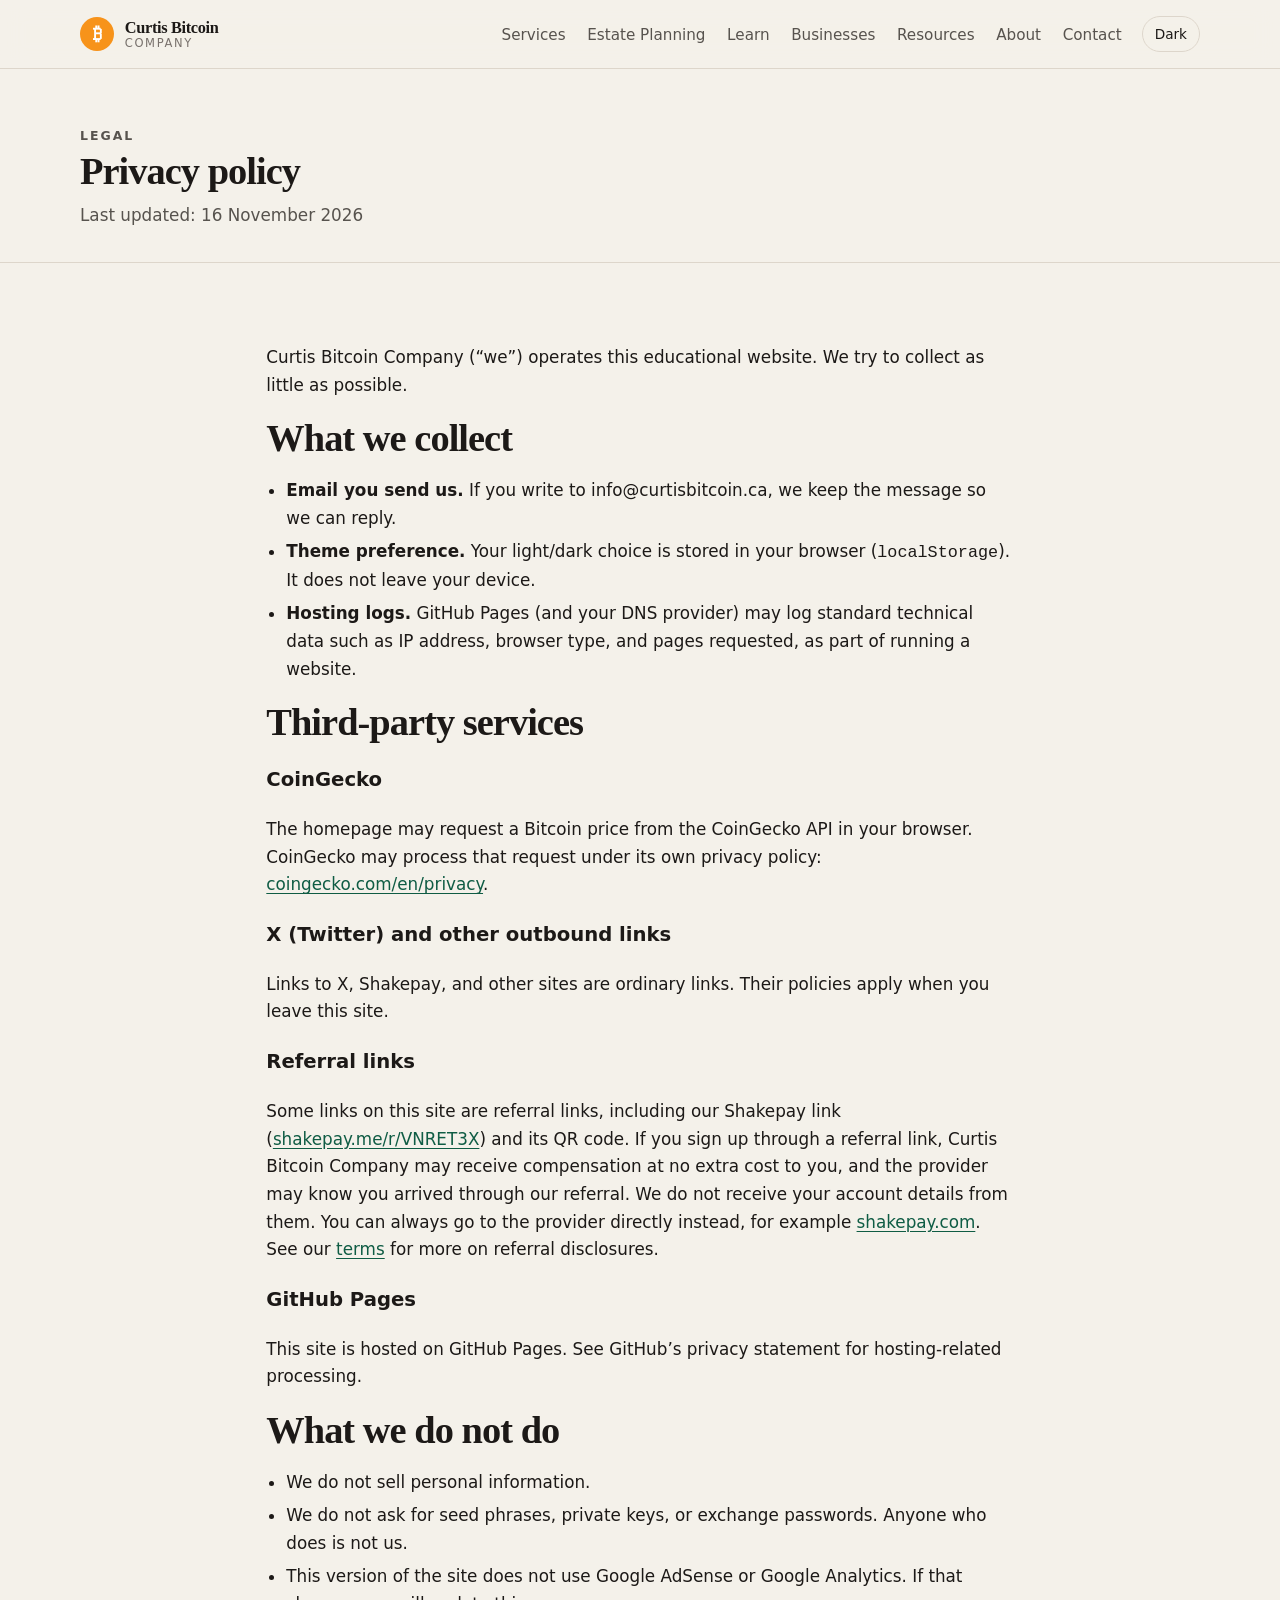
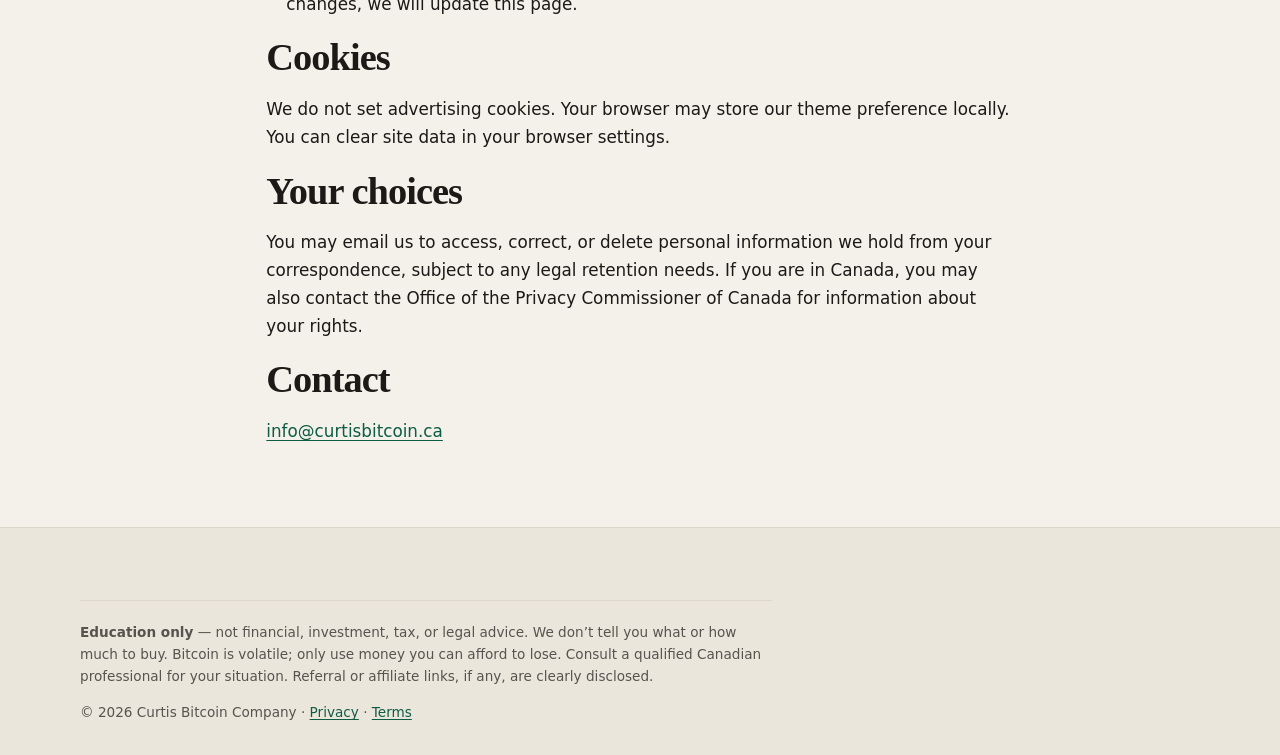
<file: pages/privacy.html>
<!DOCTYPE html>
<html lang="en">
<head>
  <meta charset="UTF-8">
  <meta name="viewport" content="width=device-width, initial-scale=1">
  <title>Privacy Policy | Curtis Bitcoin Company</title>
  <meta name="description" content="Privacy policy for Curtis Bitcoin Company — what we collect, what we do not, and your choices.">
  <link rel="icon" href="../images/favicon.svg" type="image/svg+xml">
  <link rel="stylesheet" href="../css/styles.css">
</head>
<body>
  <a class="skip-link" href="#main">Skip to content</a>
  <header class="site-header">
    <div class="header-inner">
      <a class="brand" href="../index.html">
        <span class="brand-mark" aria-hidden="true">₿</span>
        <span class="brand-text">
          <span class="brand-name">Curtis Bitcoin</span>
          <span class="brand-sub">Company</span>
        </span>
      </a>
      <button class="nav-toggle" type="button" aria-expanded="false" aria-controls="site-nav">Menu</button>
      <nav id="site-nav" class="site-nav" aria-label="Primary">
        <ul>
          <li><a href="services.html">Services</a></li>
          <li><a href="estate-planning.html">Estate Planning</a></li>
          <li><a href="learn.html">Learn</a></li>
          <li><a href="businesses.html">Businesses</a></li>
          <li><a href="resources.html">Resources</a></li>
          <li><a href="about.html">About</a></li>
          <li><a href="contact.html">Contact</a></li>
        </ul>
      </nav>
      <div class="header-actions">
        <button class="theme-toggle" type="button" data-theme-toggle>Dark</button>
      </div>
    </div>
  </header>

  <main id="main">
    <header class="page-hero">
      <div class="wrap">
        <p class="eyebrow">Legal</p>
        <h1>Privacy policy</h1>
        <p>Last updated: 16 November 2026</p>
      </div>
    </header>

    <section class="section">
      <div class="wrap prose">
        <p>Curtis Bitcoin Company (“we”) operates this educational website. We try to collect as little as possible.</p>

        <h2>What we collect</h2>
        <ul>
          <li><strong>Email you send us.</strong> If you write to info@curtisbitcoin.ca, we keep the message so we can reply.</li>
          <li><strong>Theme preference.</strong> Your light/dark choice is stored in your browser (<code>localStorage</code>). It does not leave your device.</li>
          <li><strong>Hosting logs.</strong> GitHub Pages (and your DNS provider) may log standard technical data such as IP address, browser type, and pages requested, as part of running a website.</li>
        </ul>

        <h2>Third-party services</h2>
        <h3>CoinGecko</h3>
        <p>The homepage may request a Bitcoin price from the CoinGecko API in your browser. CoinGecko may process that request under its own privacy policy: <a href="https://www.coingecko.com/en/privacy" target="_blank" rel="noopener noreferrer">coingecko.com/en/privacy</a>.</p>
        <h3>X (Twitter) and other outbound links</h3>
        <p>Links to X, Shakepay, and other sites are ordinary links. Their policies apply when you leave this site.</p>
        <h3>Referral links</h3>
        <p>Some links on this site are referral links, including our Shakepay link (<a href="https://shakepay.me/r/VNRET3X" target="_blank" rel="noopener noreferrer">shakepay.me/r/VNRET3X</a>) and its QR code. If you sign up through a referral link, Curtis Bitcoin Company may receive compensation at no extra cost to you, and the provider may know you arrived through our referral. We do not receive your account details from them. You can always go to the provider directly instead, for example <a href="https://shakepay.com" target="_blank" rel="noopener noreferrer">shakepay.com</a>. See our <a href="terms.html">terms</a> for more on referral disclosures.</p>
        <h3>GitHub Pages</h3>
        <p>This site is hosted on GitHub Pages. See GitHub’s privacy statement for hosting-related processing.</p>

        <h2>What we do not do</h2>
        <ul>
          <li>We do not sell personal information.</li>
          <li>We do not ask for seed phrases, private keys, or exchange passwords. Anyone who does is not us.</li>
          <li>This version of the site does not use Google AdSense or Google Analytics. If that changes, we will update this page.</li>
        </ul>

        <h2>Cookies</h2>
        <p>We do not set advertising cookies. Your browser may store our theme preference locally. You can clear site data in your browser settings.</p>

        <h2>Your choices</h2>
        <p>You may email us to access, correct, or delete personal information we hold from your correspondence, subject to any legal retention needs. If you are in Canada, you may also contact the Office of the Privacy Commissioner of Canada for information about your rights.</p>

        <h2>Contact</h2>
        <p><a href="mailto:info@curtisbitcoin.ca?subject=Get%20Off%20Zero">info@curtisbitcoin.ca</a></p>
      </div>
    </section>
  </main>

  <footer class="site-footer">
    <div class="wrap">
      <p class="disclaimer"><strong>Education only</strong> — not financial, investment, tax, or legal advice. We don’t tell you what or how much to buy. Bitcoin is volatile; only use money you can afford to lose. Consult a qualified Canadian professional for your situation. Referral or affiliate links, if any, are clearly disclosed.</p>
      <p class="copyright">&copy; 2026 Curtis Bitcoin Company · <a href="privacy.html">Privacy</a> · <a href="terms.html">Terms</a></p>
    </div>
  </footer>
  <script src="../js/site.js"></script>
</body>
</html>
</file>
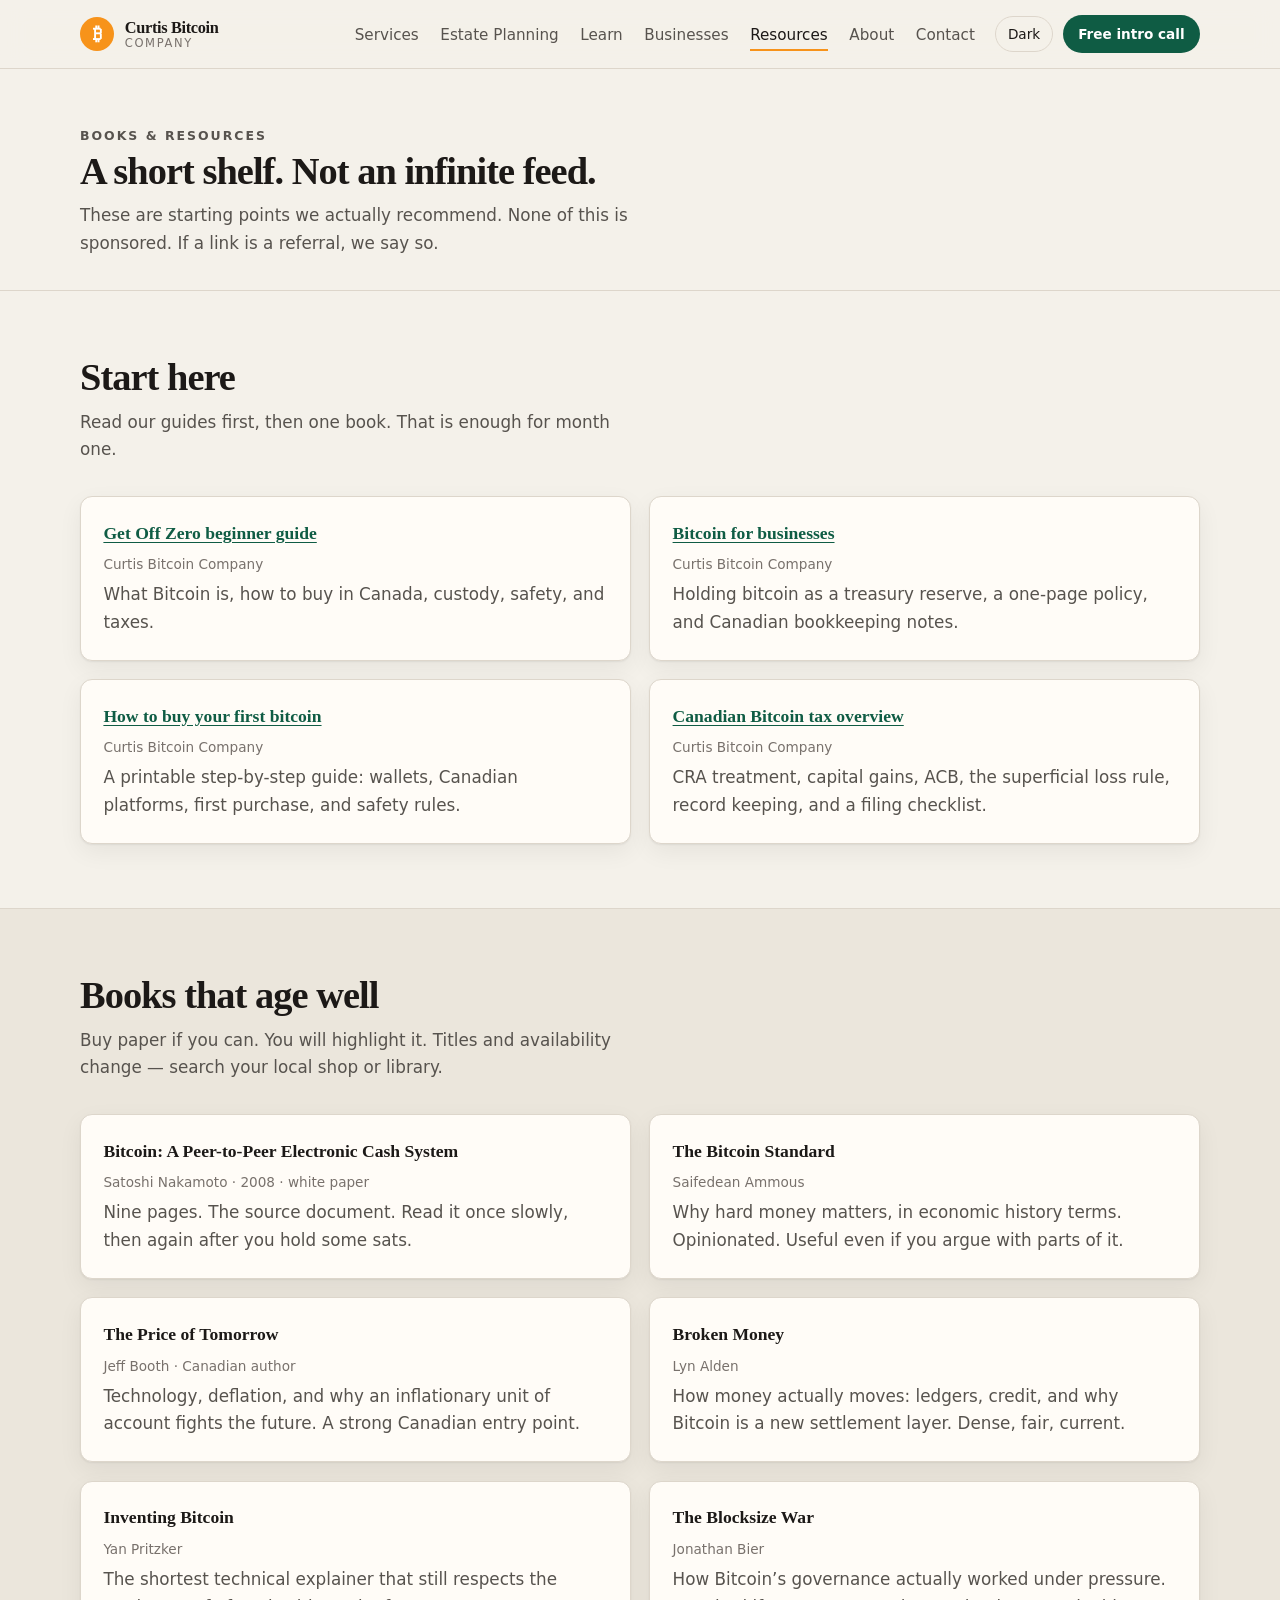
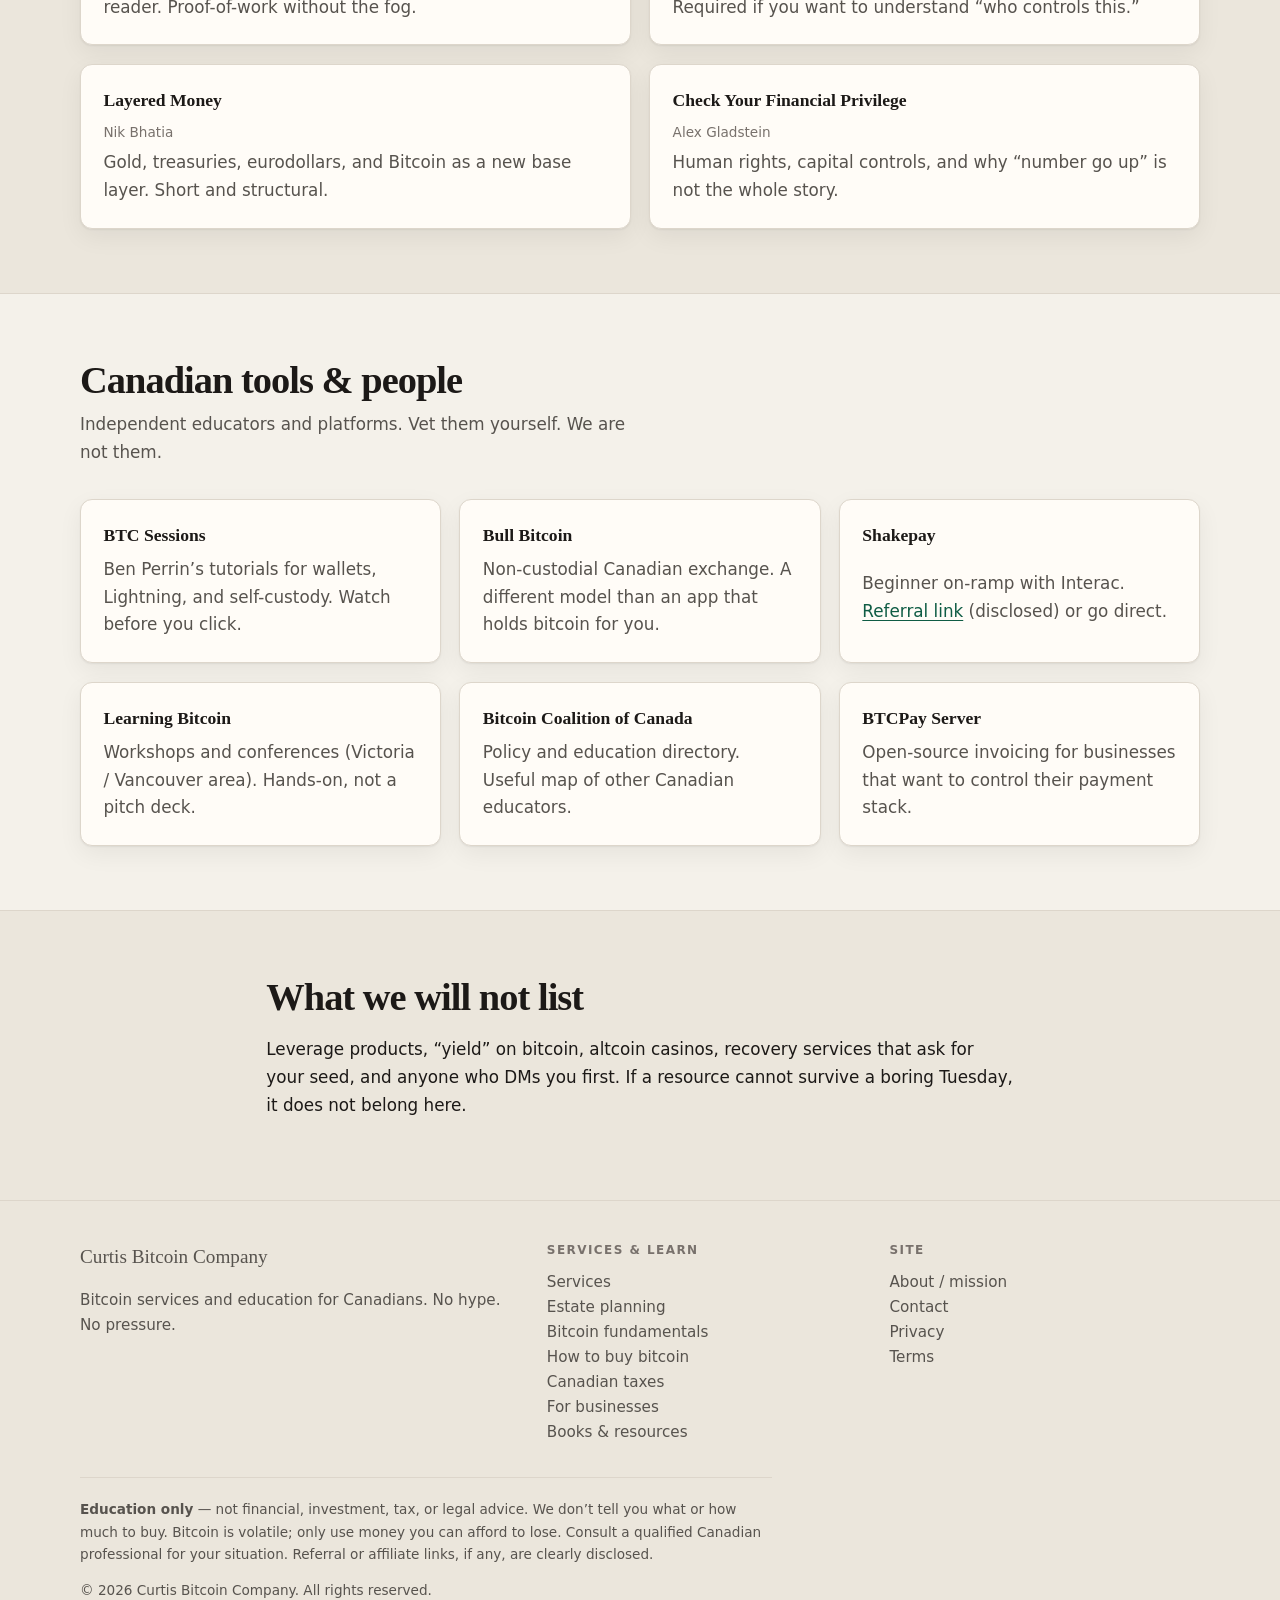
<file: pages/resources.html>
<!DOCTYPE html>
<html lang="en">
<head>
  <meta charset="UTF-8">
  <meta name="viewport" content="width=device-width, initial-scale=1">
  <title>Books &amp; Resources | Curtis Bitcoin Company</title>
  <meta name="description" content="Curated Bitcoin books, Canadian tools, and learning links. Start with the white paper and a few books that age well.">
  <link rel="icon" href="../images/favicon.svg" type="image/svg+xml">
  <link rel="stylesheet" href="../css/styles.css">
</head>
<body>
  <a class="skip-link" href="#main">Skip to content</a>
  <header class="site-header">
    <div class="header-inner">
      <a class="brand" href="../index.html">
        <span class="brand-mark" aria-hidden="true">₿</span>
        <span class="brand-text">
          <span class="brand-name">Curtis Bitcoin</span>
          <span class="brand-sub">Company</span>
        </span>
      </a>
      <button class="nav-toggle" type="button" aria-expanded="false" aria-controls="site-nav">Menu</button>
      <nav id="site-nav" class="site-nav" aria-label="Primary">
        <ul>
          <li><a href="services.html">Services</a></li>
          <li><a href="estate-planning.html">Estate Planning</a></li>
          <li><a href="learn.html">Learn</a></li>
          <li><a href="businesses.html">Businesses</a></li>
          <li><a href="resources.html" aria-current="page">Resources</a></li>
          <li><a href="about.html">About</a></li>
          <li><a href="contact.html">Contact</a></li>
        </ul>
      </nav>
      <div class="header-actions">
        <button class="theme-toggle" type="button" data-theme-toggle>Dark</button>
        <a class="btn btn-sm" href="mailto:info@curtisbitcoin.ca?subject=Free%2015-minute%20intro%20call">Free intro call</a>
      </div>
    </div>
  </header>

  <main id="main">
    <header class="page-hero">
      <div class="wrap">
        <p class="eyebrow">Books &amp; resources</p>
        <h1>A short shelf. Not an infinite feed.</h1>
        <p>These are starting points we actually recommend. None of this is sponsored. If a link is a referral, we say so.</p>
      </div>
    </header>

    <section class="section">
      <div class="wrap">
        <h2>Start here</h2>
        <p class="section-intro">Read our guides first, then one book. That is enough for month one.</p>
        <div class="grid-2">
          <article class="card resource">
            <h3><a href="learn.html">Get Off Zero beginner guide</a></h3>
            <p class="meta">Curtis Bitcoin Company</p>
            <p>What Bitcoin is, how to buy in Canada, custody, safety, and taxes.</p>
          </article>
          <article class="card resource">
            <h3><a href="businesses.html">Bitcoin for businesses</a></h3>
            <p class="meta">Curtis Bitcoin Company</p>
            <p>Holding bitcoin as a treasury reserve, a one-page policy, and Canadian bookkeeping notes.</p>
          </article>
          <article class="card resource">
            <h3><a href="guide.html">How to buy your first bitcoin</a></h3>
            <p class="meta">Curtis Bitcoin Company</p>
            <p>A printable step-by-step guide: wallets, Canadian platforms, first purchase, and safety rules.</p>
          </article>
          <article class="card resource">
            <h3><a href="tax-guide.html">Canadian Bitcoin tax overview</a></h3>
            <p class="meta">Curtis Bitcoin Company</p>
            <p>CRA treatment, capital gains, ACB, the superficial loss rule, record keeping, and a filing checklist.</p>
          </article>
        </div>
      </div>
    </section>

    <section class="section section-alt">
      <div class="wrap">
        <h2>Books that age well</h2>
        <p class="section-intro">Buy paper if you can. You will highlight it. Titles and availability change — search your local shop or library.</p>
        <div class="grid-2">
          <article class="card resource">
            <h3>Bitcoin: A Peer-to-Peer Electronic Cash System</h3>
            <p class="meta">Satoshi Nakamoto · 2008 · white paper</p>
            <p>Nine pages. The source document. Read it once slowly, then again after you hold some sats.</p>
          </article>
          <article class="card resource">
            <h3>The Bitcoin Standard</h3>
            <p class="meta">Saifedean Ammous</p>
            <p>Why hard money matters, in economic history terms. Opinionated. Useful even if you argue with parts of it.</p>
          </article>
          <article class="card resource">
            <h3>The Price of Tomorrow</h3>
            <p class="meta">Jeff Booth · Canadian author</p>
            <p>Technology, deflation, and why an inflationary unit of account fights the future. A strong Canadian entry point.</p>
          </article>
          <article class="card resource">
            <h3>Broken Money</h3>
            <p class="meta">Lyn Alden</p>
            <p>How money actually moves: ledgers, credit, and why Bitcoin is a new settlement layer. Dense, fair, current.</p>
          </article>
          <article class="card resource">
            <h3>Inventing Bitcoin</h3>
            <p class="meta">Yan Pritzker</p>
            <p>The shortest technical explainer that still respects the reader. Proof-of-work without the fog.</p>
          </article>
          <article class="card resource">
            <h3>The Blocksize War</h3>
            <p class="meta">Jonathan Bier</p>
            <p>How Bitcoin’s governance actually worked under pressure. Required if you want to understand “who controls this.”</p>
          </article>
          <article class="card resource">
            <h3>Layered Money</h3>
            <p class="meta">Nik Bhatia</p>
            <p>Gold, treasuries, eurodollars, and Bitcoin as a new base layer. Short and structural.</p>
          </article>
          <article class="card resource">
            <h3>Check Your Financial Privilege</h3>
            <p class="meta">Alex Gladstein</p>
            <p>Human rights, capital controls, and why “number go up” is not the whole story.</p>
          </article>
        </div>
      </div>
    </section>

    <section class="section">
      <div class="wrap">
        <h2>Canadian tools &amp; people</h2>
        <p class="section-intro">Independent educators and platforms. Vet them yourself. We are not them.</p>
        <div class="grid-3">
          <article class="card resource">
            <h3>BTC Sessions</h3>
            <p>Ben Perrin’s tutorials for wallets, Lightning, and self-custody. Watch before you click.</p>
          </article>
          <article class="card resource">
            <h3>Bull Bitcoin</h3>
            <p>Non-custodial Canadian exchange. A different model than an app that holds bitcoin for you.</p>
          </article>
          <article class="card resource">
            <h3>Shakepay</h3>
            <p>Beginner on-ramp with Interac. <a href="https://shakepay.me/r/VNRET3X" target="_blank" rel="noopener noreferrer">Referral link</a> (disclosed) or go direct.</p>
          </article>
          <article class="card resource">
            <h3>Learning Bitcoin</h3>
            <p>Workshops and conferences (Victoria / Vancouver area). Hands-on, not a pitch deck.</p>
          </article>
          <article class="card resource">
            <h3>Bitcoin Coalition of Canada</h3>
            <p>Policy and education directory. Useful map of other Canadian educators.</p>
          </article>
          <article class="card resource">
            <h3>BTCPay Server</h3>
            <p>Open-source invoicing for businesses that want to control their payment stack.</p>
          </article>
        </div>
      </div>
    </section>

    <section class="section section-alt">
      <div class="wrap prose">
        <h2>What we will not list</h2>
        <p>Leverage products, “yield” on bitcoin, altcoin casinos, recovery services that ask for your seed, and anyone who DMs you first. If a resource cannot survive a boring Tuesday, it does not belong here.</p>
      </div>
    </section>
  </main>

  <footer class="site-footer">
    <div class="wrap">
      <div class="footer-grid">
        <div>
          <p class="footer-name">Curtis Bitcoin Company</p>
          <p class="footer-tag">Bitcoin services and education for Canadians. No hype. No pressure.</p>
        </div>
        <nav aria-label="Learn">
          <h3>Services &amp; Learn</h3>
          <ul>
            <li><a href="services.html">Services</a></li>
            <li><a href="estate-planning.html">Estate planning</a></li>
            <li><a href="learn.html">Bitcoin fundamentals</a></li>
            <li><a href="guide.html">How to buy bitcoin</a></li>
            <li><a href="tax-guide.html">Canadian taxes</a></li>
            <li><a href="businesses.html">For businesses</a></li>
            <li><a href="resources.html">Books &amp; resources</a></li>
          </ul>
        </nav>
        <nav aria-label="Site">
          <h3>Site</h3>
          <ul>
            <li><a href="about.html">About / mission</a></li>
            <li><a href="contact.html">Contact</a></li>
            <li><a href="privacy.html">Privacy</a></li>
            <li><a href="terms.html">Terms</a></li>
          </ul>
        </nav>
      </div>
      <p class="disclaimer"><strong>Education only</strong> — not financial, investment, tax, or legal advice. We don’t tell you what or how much to buy. Bitcoin is volatile; only use money you can afford to lose. Consult a qualified Canadian professional for your situation. Referral or affiliate links, if any, are clearly disclosed.</p>
      <p class="copyright">&copy; 2026 Curtis Bitcoin Company. All rights reserved.</p>
    </div>
  </footer>
  <script src="../js/site.js"></script>
</body>
</html>
</file>
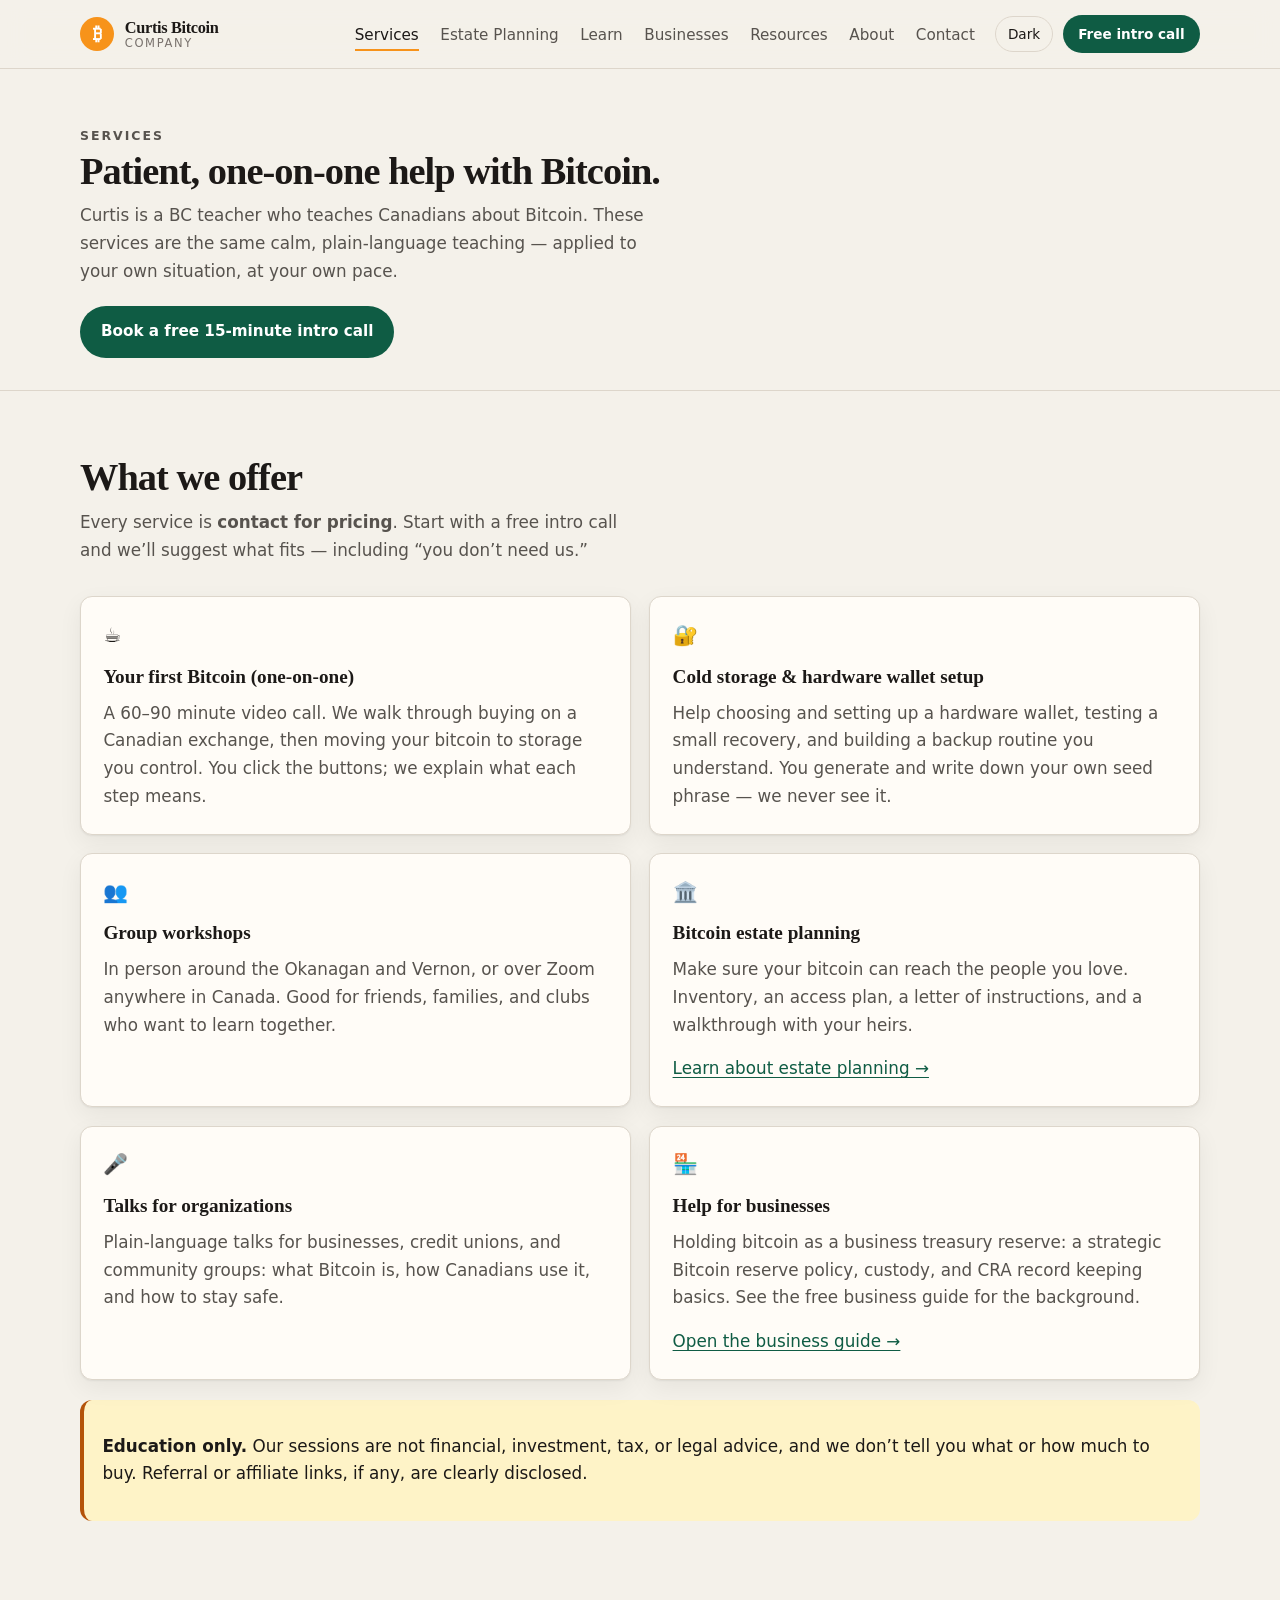
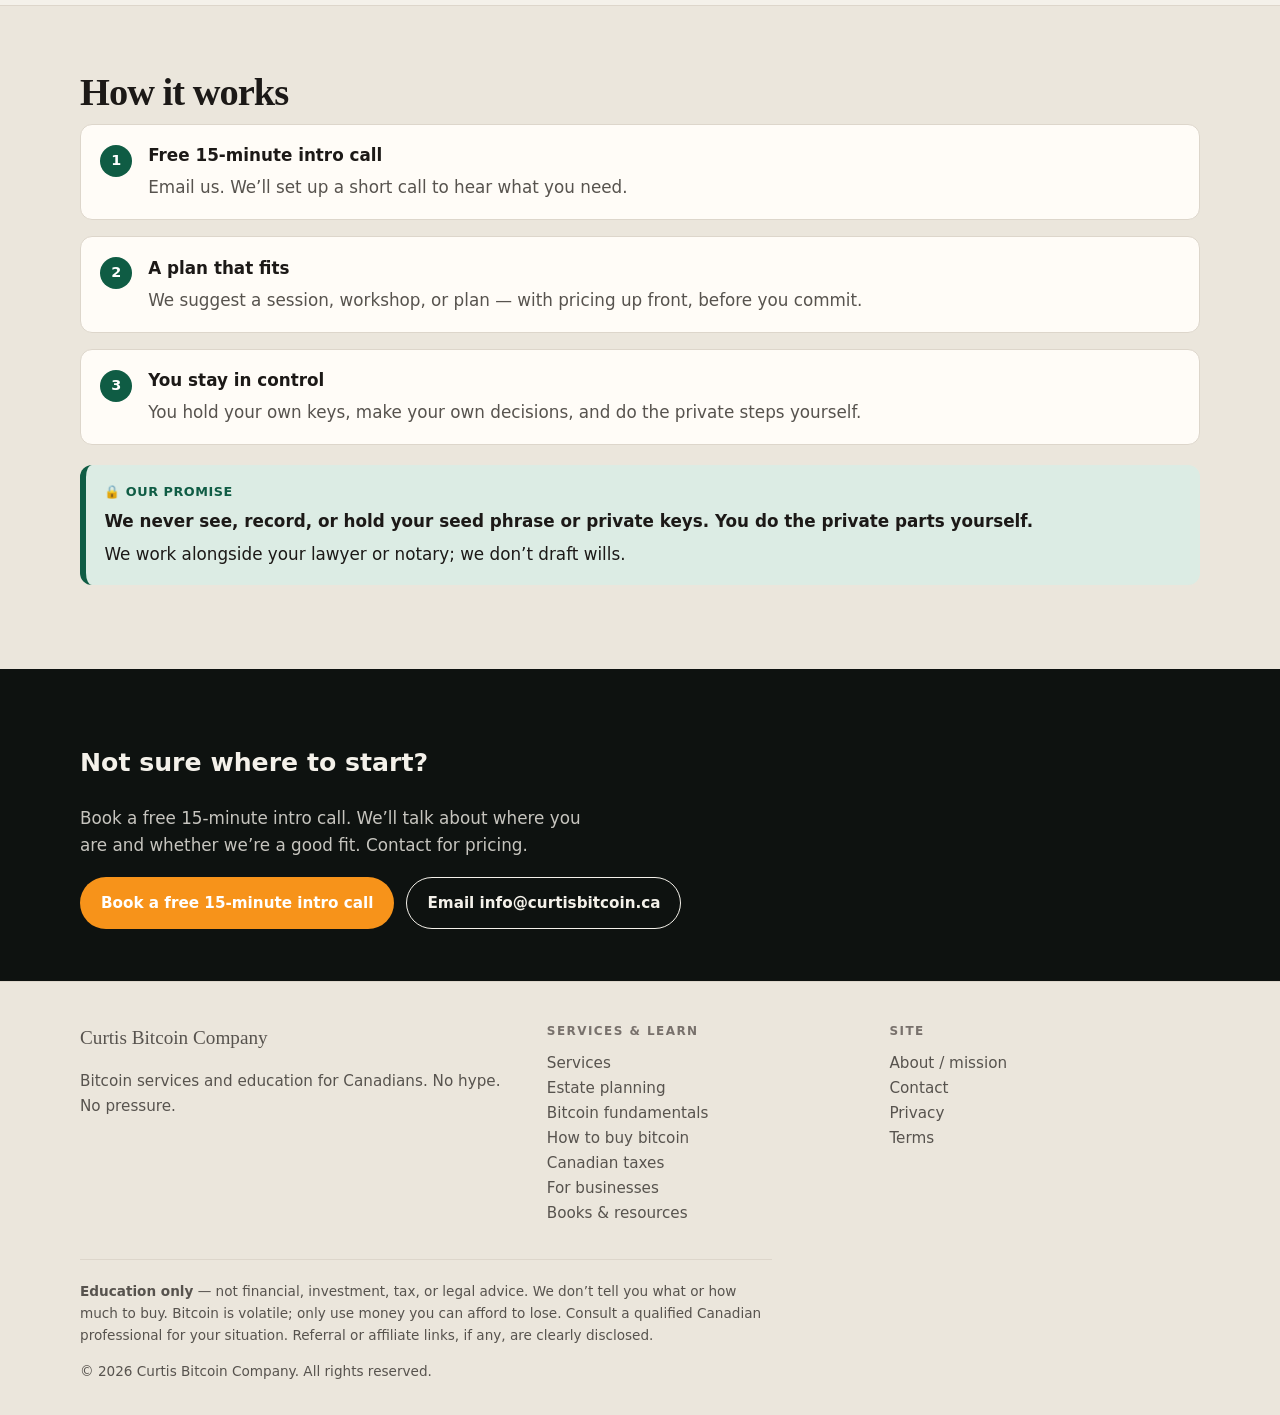
<file: pages/services.html>
<!DOCTYPE html>
<html lang="en">
<head>
  <meta charset="UTF-8">
  <meta name="viewport" content="width=device-width, initial-scale=1">
  <title>Bitcoin Services | Curtis Bitcoin Company</title>
  <meta name="description" content="One-on-one Bitcoin sessions, hardware wallet setup, workshops, estate planning, and talks for Canadians. Book a free 15-minute intro call.">
  <link rel="icon" href="../images/favicon.svg" type="image/svg+xml">
  <link rel="stylesheet" href="../css/styles.css">
</head>
<body>
  <a class="skip-link" href="#main">Skip to content</a>
  <header class="site-header">
    <div class="header-inner">
      <a class="brand" href="../index.html">
        <span class="brand-mark" aria-hidden="true">₿</span>
        <span class="brand-text">
          <span class="brand-name">Curtis Bitcoin</span>
          <span class="brand-sub">Company</span>
        </span>
      </a>
      <button class="nav-toggle" type="button" aria-expanded="false" aria-controls="site-nav">Menu</button>
      <nav id="site-nav" class="site-nav" aria-label="Primary">
        <ul>
          <li><a href="services.html" aria-current="page">Services</a></li>
          <li><a href="estate-planning.html">Estate Planning</a></li>
          <li><a href="learn.html">Learn</a></li>
          <li><a href="businesses.html">Businesses</a></li>
          <li><a href="resources.html">Resources</a></li>
          <li><a href="about.html">About</a></li>
          <li><a href="contact.html">Contact</a></li>
        </ul>
      </nav>
      <div class="header-actions">
        <button class="theme-toggle" type="button" data-theme-toggle>Dark</button>
        <a class="btn btn-sm" href="mailto:info@curtisbitcoin.ca?subject=Free%2015-minute%20intro%20call">Free intro call</a>
      </div>
    </div>
  </header>

  <main id="main">
    <header class="page-hero">
      <div class="wrap">
        <p class="eyebrow">Services</p>
        <h1>Patient, one-on-one help with Bitcoin.</h1>
        <p>Curtis is a BC teacher who teaches Canadians about Bitcoin. These services are the same calm, plain-language teaching — applied to your own situation, at your own pace.</p>
        <div class="btn-row" style="margin-top:1.25rem;"><a class="btn" href="mailto:info@curtisbitcoin.ca?subject=Free%2015-minute%20intro%20call">Book a free 15-minute intro call</a></div>
      </div>
    </header>

    <section class="section">
      <div class="wrap">
        <h2>What we offer</h2>
        <p class="section-intro">Every service is <strong>contact for pricing</strong>. Start with a free intro call and we’ll suggest what fits — including “you don’t need us.”</p>
        <div class="grid-2">
          <article class="card">
            <span class="icon" aria-hidden="true">☕</span>
            <h3>Your first Bitcoin (one-on-one)</h3>
            <p>A 60–90 minute video call. We walk through buying on a Canadian exchange, then moving your bitcoin to storage you control. You click the buttons; we explain what each step means.</p>
          </article>
          <article class="card">
            <span class="icon" aria-hidden="true">🔐</span>
            <h3>Cold storage &amp; hardware wallet setup</h3>
            <p>Help choosing and setting up a hardware wallet, testing a small recovery, and building a backup routine you understand. You generate and write down your own seed phrase — we never see it.</p>
          </article>
          <article class="card">
            <span class="icon" aria-hidden="true">👥</span>
            <h3>Group workshops</h3>
            <p>In person around the Okanagan and Vernon, or over Zoom anywhere in Canada. Good for friends, families, and clubs who want to learn together.</p>
          </article>
          <article class="card">
            <span class="icon" aria-hidden="true">🏛️</span>
            <h3>Bitcoin estate planning</h3>
            <p>Make sure your bitcoin can reach the people you love. Inventory, an access plan, a letter of instructions, and a walkthrough with your heirs.</p> <p style="margin-top:1rem;"><a href="estate-planning.html">Learn about estate planning →</a></p>
          </article>
          <article class="card">
            <span class="icon" aria-hidden="true">🎤</span>
            <h3>Talks for organizations</h3>
            <p>Plain-language talks for businesses, credit unions, and community groups: what Bitcoin is, how Canadians use it, and how to stay safe.</p>
          </article>
          <article class="card">
            <span class="icon" aria-hidden="true">🏪</span>
            <h3>Help for businesses</h3>
            <p>Holding bitcoin as a business treasury reserve: a strategic Bitcoin reserve policy, custody, and CRA record keeping basics. See the free business guide for the background.</p> <p style="margin-top:1rem;"><a href="businesses.html">Open the business guide →</a></p>
          </article>
        </div>
        <div class="warning"><p><strong>Education only.</strong> Our sessions are not financial, investment, tax, or legal advice, and we don’t tell you what or how much to buy. Referral or affiliate links, if any, are clearly disclosed.</p></div>
      </div>
    </section>

    <section class="section section-alt">
      <div class="wrap">
        <h2>How it works</h2>
        <div class="steps">
          <div class="step"><div><h3>Free 15-minute intro call</h3><p>Email us. We’ll set up a short call to hear what you need.</p></div></div>
          <div class="step"><div><h3>A plan that fits</h3><p>We suggest a session, workshop, or plan — with pricing up front, before you commit.</p></div></div>
          <div class="step"><div><h3>You stay in control</h3><p>You hold your own keys, make your own decisions, and do the private steps yourself.</p></div></div>
        </div>
        <div class="callout trust"><p class="trust-title">🔒 Our promise</p><p><strong>We never see, record, or hold your seed phrase or private keys. You do the private parts yourself.</strong></p><p>We work alongside your lawyer or notary; we don’t draft wills.</p></div>
      </div>
    </section>

    <section class="cta-band">
      <div class="wrap">
        <h2>Not sure where to start?</h2>
        <p>Book a free 15-minute intro call. We’ll talk about where you are and whether we’re a good fit. Contact for pricing.</p>
        <div class="btn-row">
          <a class="btn" href="mailto:info@curtisbitcoin.ca?subject=Free%2015-minute%20intro%20call">Book a free 15-minute intro call</a>
          <a class="btn btn-ghost" href="mailto:info@curtisbitcoin.ca">Email info@curtisbitcoin.ca</a>
        </div>
      </div>
    </section>
  </main>

  <footer class="site-footer">
    <div class="wrap">
      <div class="footer-grid">
        <div>
          <p class="footer-name">Curtis Bitcoin Company</p>
          <p class="footer-tag">Bitcoin services and education for Canadians. No hype. No pressure.</p>
        </div>
        <nav aria-label="Learn">
          <h3>Services &amp; Learn</h3>
          <ul>
            <li><a href="services.html">Services</a></li>
            <li><a href="estate-planning.html">Estate planning</a></li>
            <li><a href="learn.html">Bitcoin fundamentals</a></li>
            <li><a href="guide.html">How to buy bitcoin</a></li>
            <li><a href="tax-guide.html">Canadian taxes</a></li>
            <li><a href="businesses.html">For businesses</a></li>
            <li><a href="resources.html">Books &amp; resources</a></li>
          </ul>
        </nav>
        <nav aria-label="Site">
          <h3>Site</h3>
          <ul>
            <li><a href="about.html">About / mission</a></li>
            <li><a href="contact.html">Contact</a></li>
            <li><a href="privacy.html">Privacy</a></li>
            <li><a href="terms.html">Terms</a></li>
          </ul>
        </nav>
      </div>
      <p class="disclaimer"><strong>Education only</strong> — not financial, investment, tax, or legal advice. We don’t tell you what or how much to buy. Bitcoin is volatile; only use money you can afford to lose. Consult a qualified Canadian professional for your situation. Referral or affiliate links, if any, are clearly disclosed.</p>
      <p class="copyright">&copy; 2026 Curtis Bitcoin Company. All rights reserved.</p>
    </div>
  </footer>
  <script src="../js/site.js"></script>
</body>
</html>
</file>
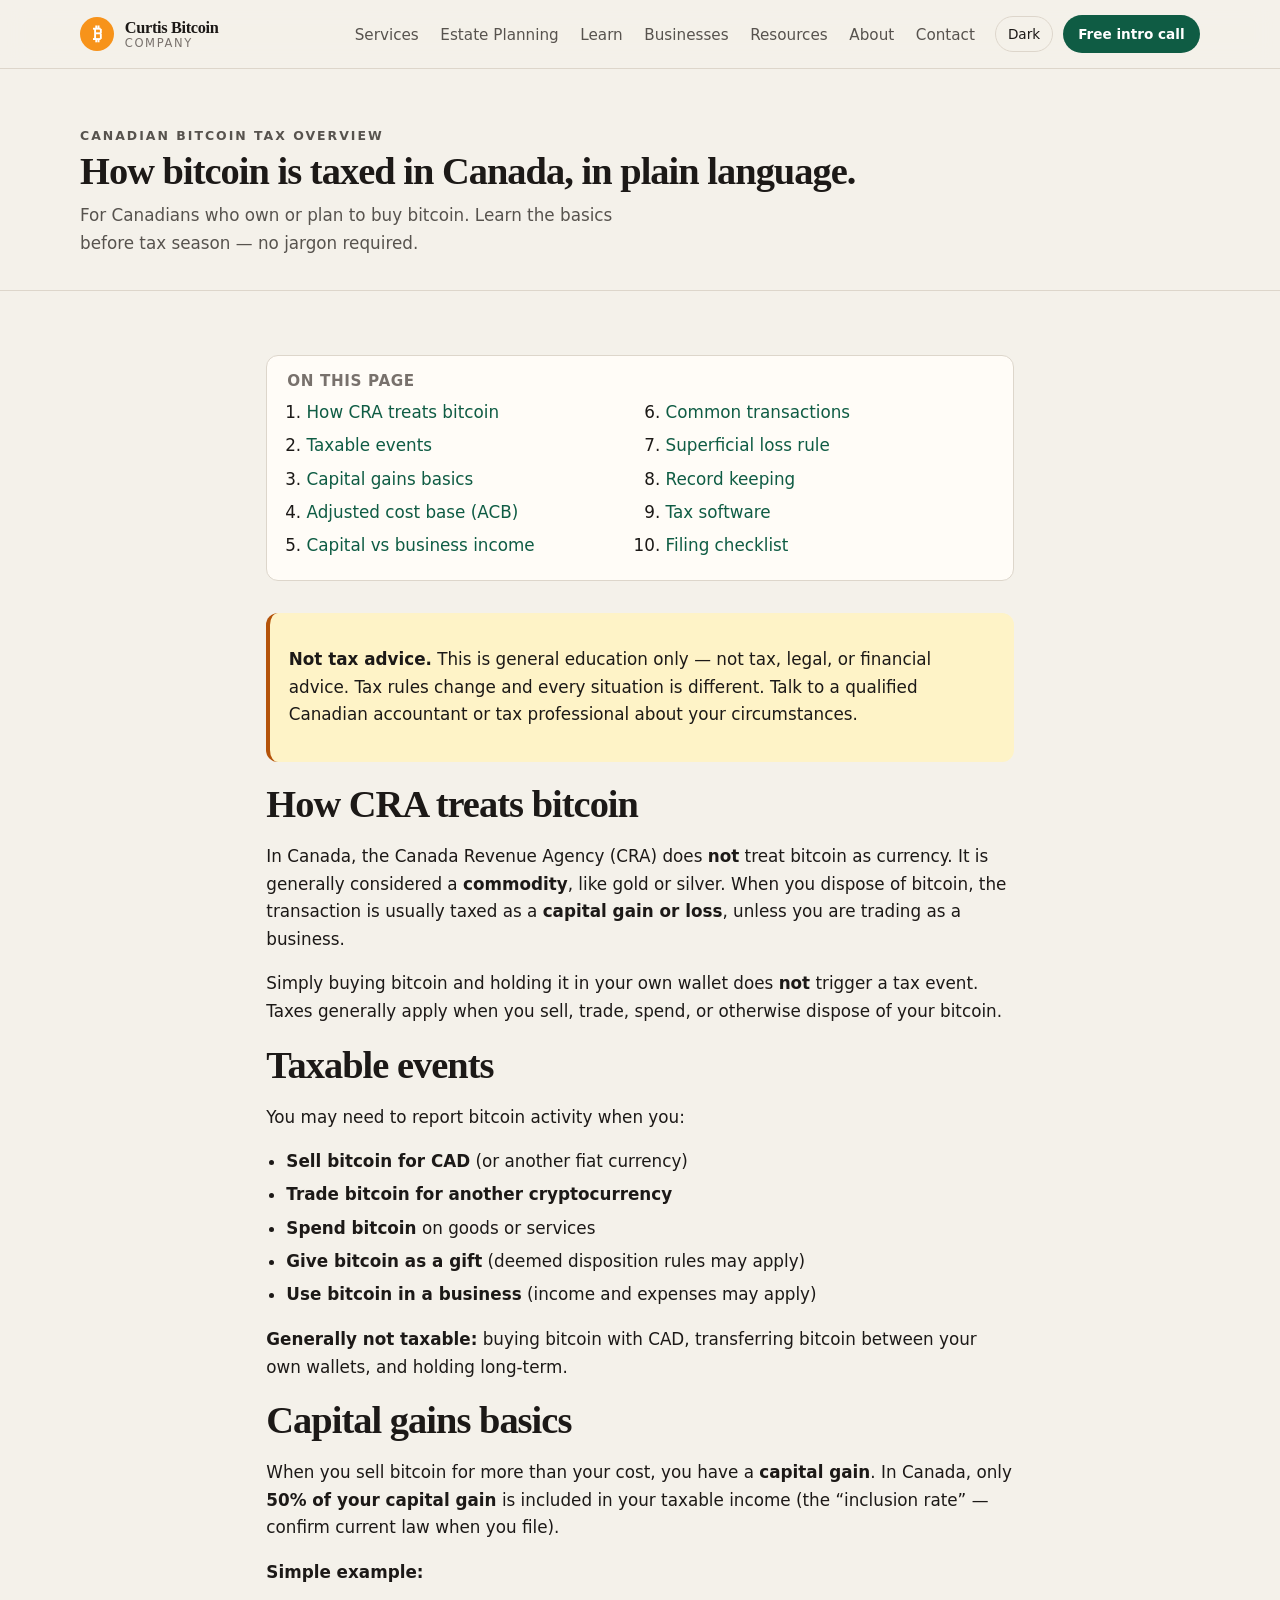
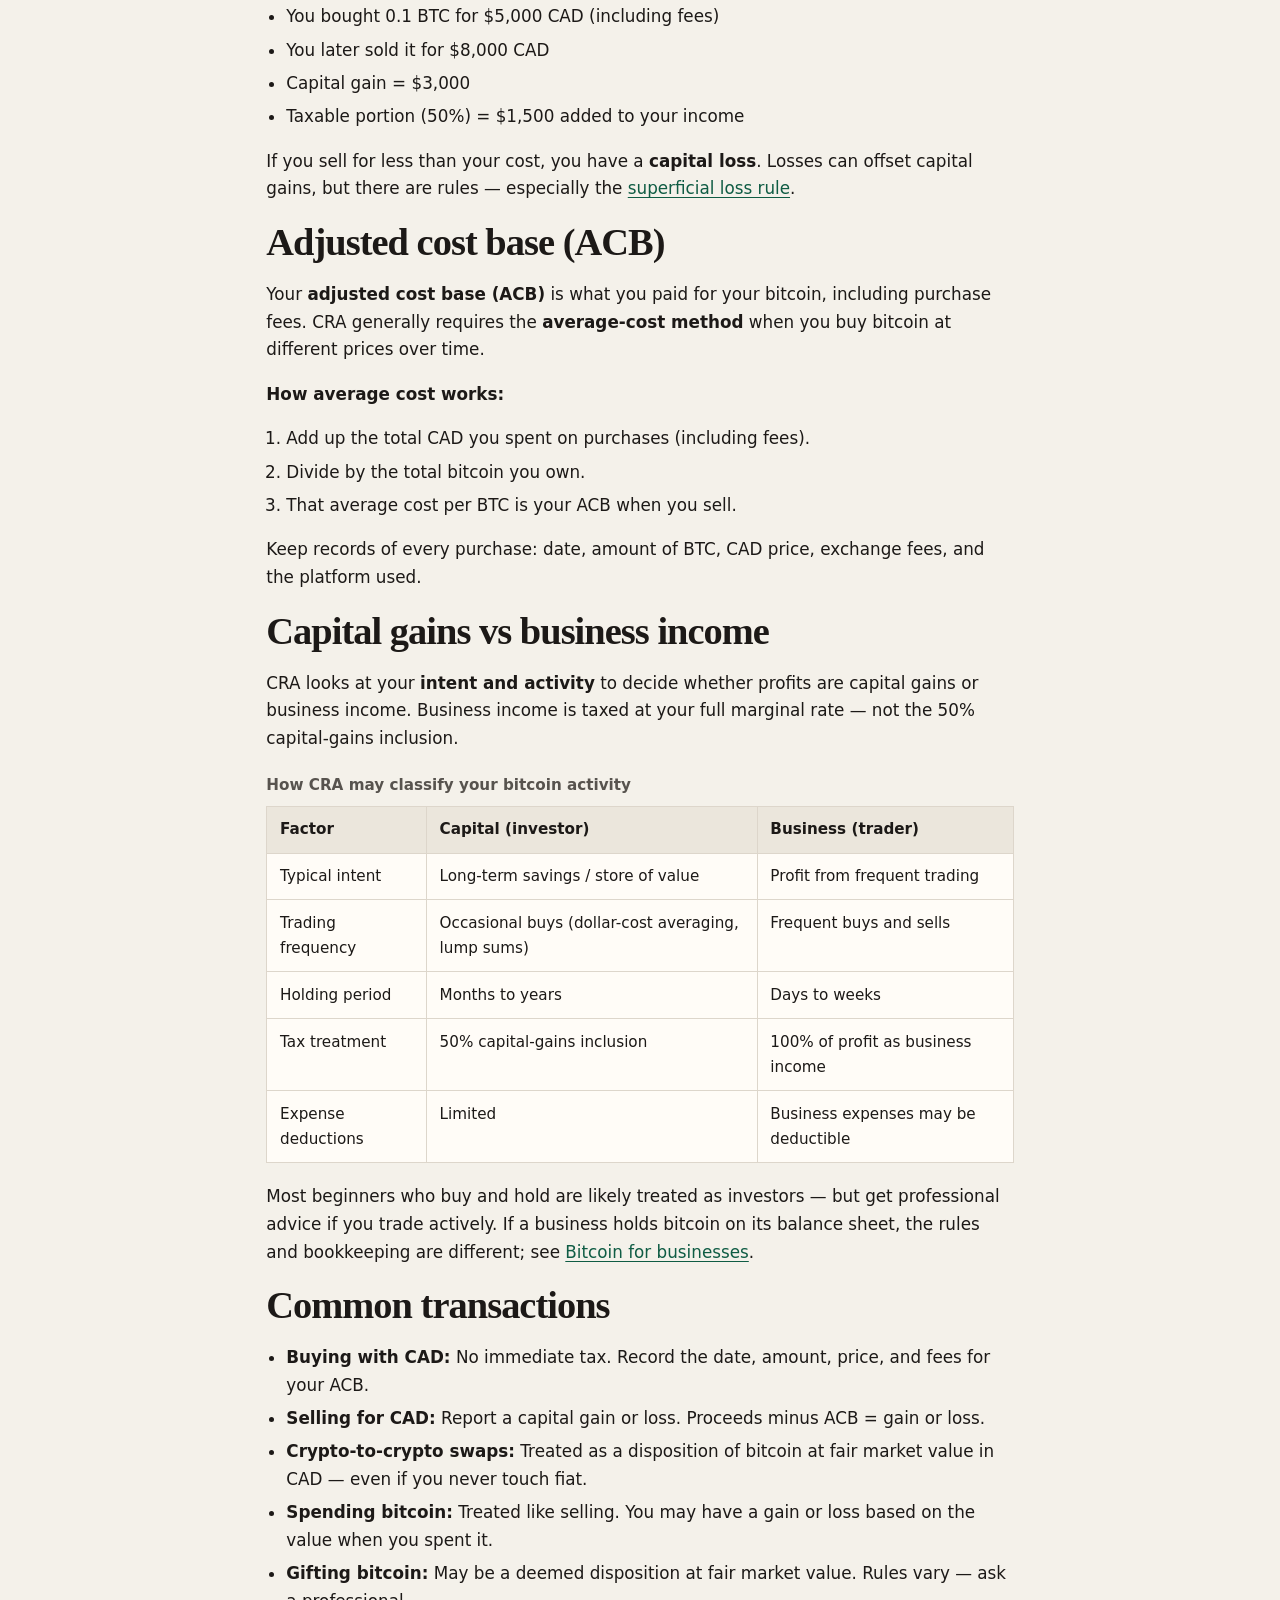
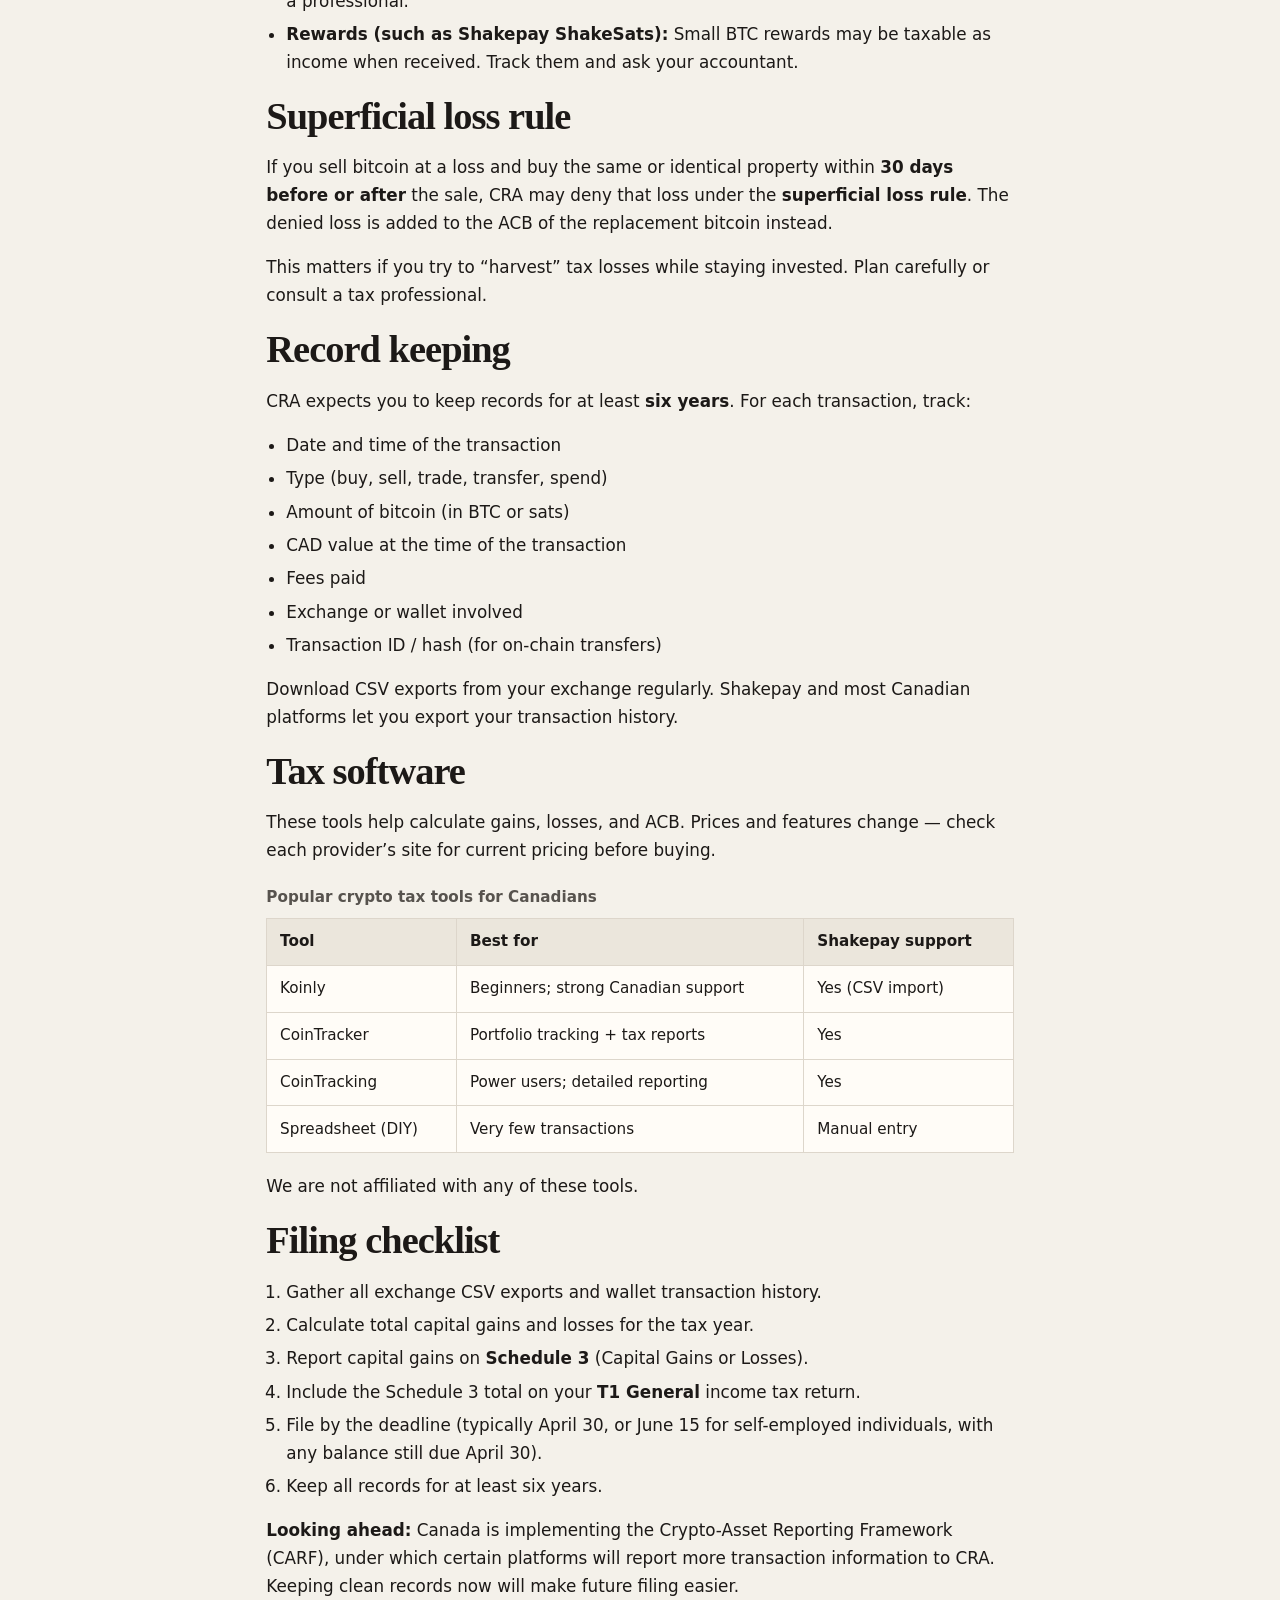
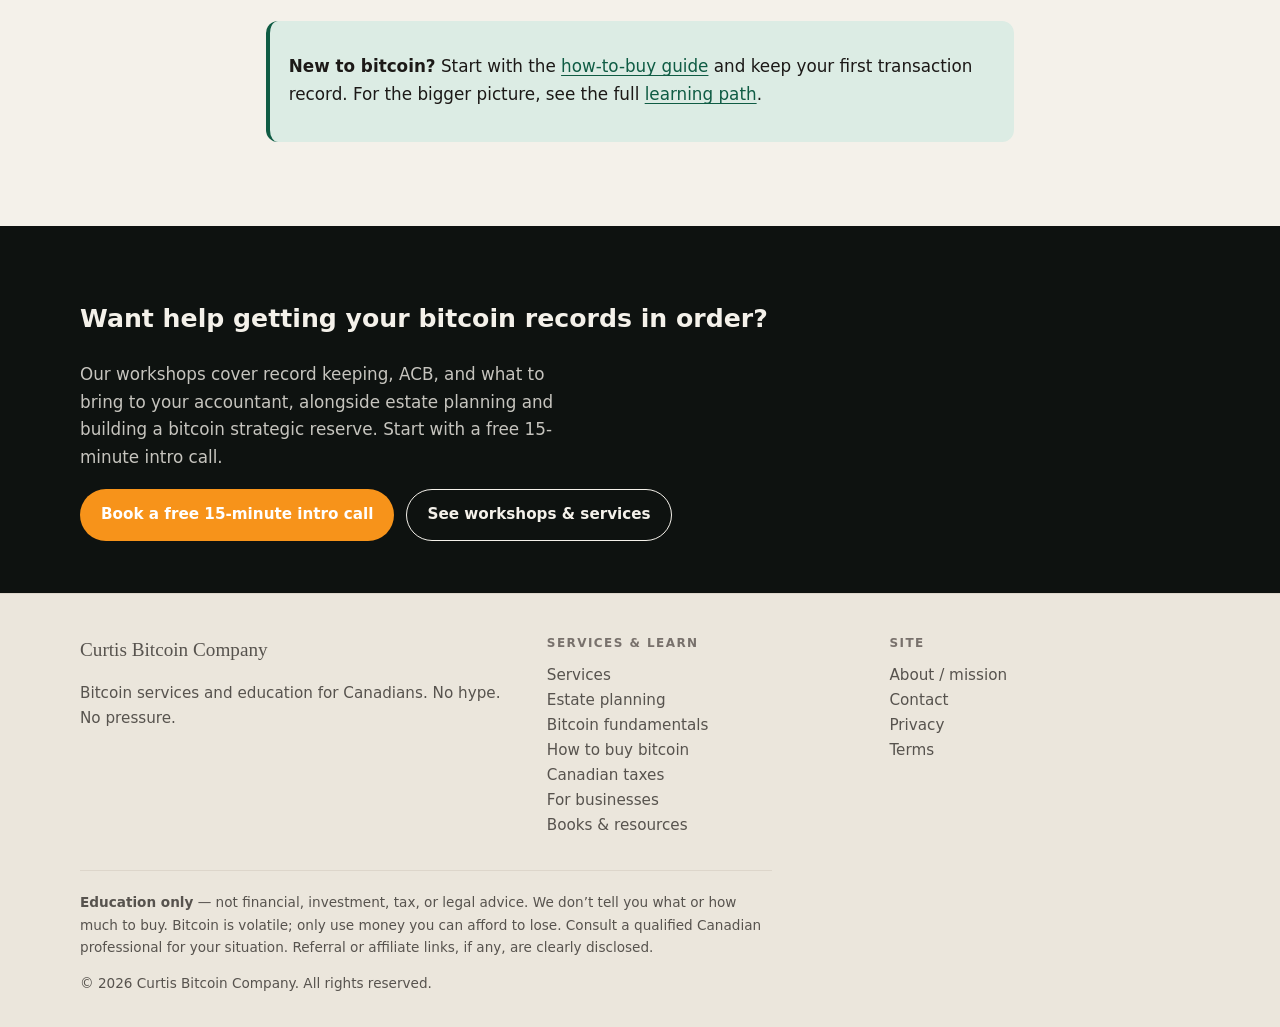
<file: pages/tax-guide.html>
<!DOCTYPE html>
<html lang="en">
<head>
  <meta charset="UTF-8">
  <meta name="viewport" content="width=device-width, initial-scale=1">
  <title>Canadian Bitcoin Tax Overview | Curtis Bitcoin Company</title>
  <meta name="description" content="A plain-language overview of how bitcoin is taxed in Canada: CRA treatment, taxable events, capital gains, ACB, the superficial loss rule, record keeping, and a filing checklist.">
  <link rel="icon" href="../images/favicon.svg" type="image/svg+xml">
  <link rel="stylesheet" href="../css/styles.css">
</head>
<body>
  <a class="skip-link" href="#main">Skip to content</a>
  <header class="site-header">
    <div class="header-inner">
      <a class="brand" href="../index.html">
        <span class="brand-mark" aria-hidden="true">₿</span>
        <span class="brand-text">
          <span class="brand-name">Curtis Bitcoin</span>
          <span class="brand-sub">Company</span>
        </span>
      </a>
      <button class="nav-toggle" type="button" aria-expanded="false" aria-controls="site-nav">Menu</button>
      <nav id="site-nav" class="site-nav" aria-label="Primary">
        <ul>
          <li><a href="services.html">Services</a></li>
          <li><a href="estate-planning.html">Estate Planning</a></li>
          <li><a href="learn.html">Learn</a></li>
          <li><a href="businesses.html">Businesses</a></li>
          <li><a href="resources.html">Resources</a></li>
          <li><a href="about.html">About</a></li>
          <li><a href="contact.html">Contact</a></li>
        </ul>
      </nav>
      <div class="header-actions">
        <button class="theme-toggle" type="button" data-theme-toggle>Dark</button>
        <a class="btn btn-sm" href="mailto:info@curtisbitcoin.ca?subject=Free%2015-minute%20intro%20call">Free intro call</a>
      </div>
    </div>
  </header>

  <main id="main">
    <header class="page-hero">
      <div class="wrap">
        <p class="eyebrow">Canadian Bitcoin tax overview</p>
        <h1>How bitcoin is taxed in Canada, in plain language.</h1>
        <p>For Canadians who own or plan to buy bitcoin. Learn the basics before tax season &mdash; no jargon required.</p>
      </div>
    </header>

    <section class="section">
      <div class="wrap prose">
        <nav class="toc" aria-label="On this page">
          <h2>On this page</h2>
          <ol>
            <li><a href="#tax-overview">How CRA treats bitcoin</a></li>
            <li><a href="#tax-events">Taxable events</a></li>
            <li><a href="#tax-capital-gains">Capital gains basics</a></li>
            <li><a href="#tax-acb">Adjusted cost base (ACB)</a></li>
            <li><a href="#tax-capital-vs-business">Capital vs business income</a></li>
            <li><a href="#tax-transactions">Common transactions</a></li>
            <li><a href="#tax-superficial-loss">Superficial loss rule</a></li>
            <li><a href="#tax-records">Record keeping</a></li>
            <li><a href="#tax-software">Tax software</a></li>
            <li><a href="#tax-filing">Filing checklist</a></li>
          </ol>
        </nav>

        <div class="warning" role="note">
          <p><strong>Not tax advice.</strong> This is general education only &mdash; not tax, legal, or financial advice. Tax rules change and every situation is different. Talk to a qualified Canadian accountant or tax professional about your circumstances.</p>
        </div>

        <h2 id="tax-overview">How CRA treats bitcoin</h2>
        <p>In Canada, the Canada Revenue Agency (CRA) does <strong>not</strong> treat bitcoin as currency. It is generally considered a <strong>commodity</strong>, like gold or silver. When you dispose of bitcoin, the transaction is usually taxed as a <strong>capital gain or loss</strong>, unless you are trading as a business.</p>
        <p>Simply buying bitcoin and holding it in your own wallet does <strong>not</strong> trigger a tax event. Taxes generally apply when you sell, trade, spend, or otherwise dispose of your bitcoin.</p>

        <h2 id="tax-events">Taxable events</h2>
        <p>You may need to report bitcoin activity when you:</p>
        <ul>
          <li><strong>Sell bitcoin for CAD</strong> (or another fiat currency)</li>
          <li><strong>Trade bitcoin for another cryptocurrency</strong></li>
          <li><strong>Spend bitcoin</strong> on goods or services</li>
          <li><strong>Give bitcoin as a gift</strong> (deemed disposition rules may apply)</li>
          <li><strong>Use bitcoin in a business</strong> (income and expenses may apply)</li>
        </ul>
        <p><strong>Generally not taxable:</strong> buying bitcoin with CAD, transferring bitcoin between your own wallets, and holding long-term.</p>

        <h2 id="tax-capital-gains">Capital gains basics</h2>
        <p>When you sell bitcoin for more than your cost, you have a <strong>capital gain</strong>. In Canada, only <strong>50% of your capital gain</strong> is included in your taxable income (the &ldquo;inclusion rate&rdquo; &mdash; confirm current law when you file).</p>
        <p><strong>Simple example:</strong></p>
        <ul>
          <li>You bought 0.1 BTC for $5,000 CAD (including fees)</li>
          <li>You later sold it for $8,000 CAD</li>
          <li>Capital gain = $3,000</li>
          <li>Taxable portion (50%) = $1,500 added to your income</li>
        </ul>
        <p>If you sell for less than your cost, you have a <strong>capital loss</strong>. Losses can offset capital gains, but there are rules &mdash; especially the <a href="#tax-superficial-loss">superficial loss rule</a>.</p>

        <h2 id="tax-acb">Adjusted cost base (ACB)</h2>
        <p>Your <strong>adjusted cost base (ACB)</strong> is what you paid for your bitcoin, including purchase fees. CRA generally requires the <strong>average-cost method</strong> when you buy bitcoin at different prices over time.</p>
        <p><strong>How average cost works:</strong></p>
        <ol>
          <li>Add up the total CAD you spent on purchases (including fees).</li>
          <li>Divide by the total bitcoin you own.</li>
          <li>That average cost per BTC is your ACB when you sell.</li>
        </ol>
        <p>Keep records of every purchase: date, amount of BTC, CAD price, exchange fees, and the platform used.</p>

        <h2 id="tax-capital-vs-business">Capital gains vs business income</h2>
        <p>CRA looks at your <strong>intent and activity</strong> to decide whether profits are capital gains or business income. Business income is taxed at your full marginal rate &mdash; not the 50% capital-gains inclusion.</p>
        <div class="table-wrap">
          <table>
            <caption>How CRA may classify your bitcoin activity</caption>
            <thead>
              <tr>
                <th scope="col">Factor</th>
                <th scope="col">Capital (investor)</th>
                <th scope="col">Business (trader)</th>
              </tr>
            </thead>
            <tbody>
              <tr>
                <td>Typical intent</td>
                <td>Long-term savings / store of value</td>
                <td>Profit from frequent trading</td>
              </tr>
              <tr>
                <td>Trading frequency</td>
                <td>Occasional buys (dollar-cost averaging, lump sums)</td>
                <td>Frequent buys and sells</td>
              </tr>
              <tr>
                <td>Holding period</td>
                <td>Months to years</td>
                <td>Days to weeks</td>
              </tr>
              <tr>
                <td>Tax treatment</td>
                <td>50% capital-gains inclusion</td>
                <td>100% of profit as business income</td>
              </tr>
              <tr>
                <td>Expense deductions</td>
                <td>Limited</td>
                <td>Business expenses may be deductible</td>
              </tr>
            </tbody>
          </table>
        </div>
        <p>Most beginners who buy and hold are likely treated as investors &mdash; but get professional advice if you trade actively. If a business holds bitcoin on its balance sheet, the rules and bookkeeping are different; see <a href="businesses.html">Bitcoin for businesses</a>.</p>

        <h2 id="tax-transactions">Common transactions</h2>
        <ul>
          <li><strong>Buying with CAD:</strong> No immediate tax. Record the date, amount, price, and fees for your ACB.</li>
          <li><strong>Selling for CAD:</strong> Report a capital gain or loss. Proceeds minus ACB = gain or loss.</li>
          <li><strong>Crypto-to-crypto swaps:</strong> Treated as a disposition of bitcoin at fair market value in CAD &mdash; even if you never touch fiat.</li>
          <li><strong>Spending bitcoin:</strong> Treated like selling. You may have a gain or loss based on the value when you spent it.</li>
          <li><strong>Gifting bitcoin:</strong> May be a deemed disposition at fair market value. Rules vary &mdash; ask a professional.</li>
          <li><strong>Rewards (such as Shakepay ShakeSats):</strong> Small BTC rewards may be taxable as income when received. Track them and ask your accountant.</li>
        </ul>

        <h2 id="tax-superficial-loss">Superficial loss rule</h2>
        <p>If you sell bitcoin at a loss and buy the same or identical property within <strong>30 days before or after</strong> the sale, CRA may deny that loss under the <strong>superficial loss rule</strong>. The denied loss is added to the ACB of the replacement bitcoin instead.</p>
        <p>This matters if you try to &ldquo;harvest&rdquo; tax losses while staying invested. Plan carefully or consult a tax professional.</p>

        <h2 id="tax-records">Record keeping</h2>
        <p>CRA expects you to keep records for at least <strong>six years</strong>. For each transaction, track:</p>
        <ul>
          <li>Date and time of the transaction</li>
          <li>Type (buy, sell, trade, transfer, spend)</li>
          <li>Amount of bitcoin (in BTC or sats)</li>
          <li>CAD value at the time of the transaction</li>
          <li>Fees paid</li>
          <li>Exchange or wallet involved</li>
          <li>Transaction ID / hash (for on-chain transfers)</li>
        </ul>
        <p>Download CSV exports from your exchange regularly. Shakepay and most Canadian platforms let you export your transaction history.</p>

        <h2 id="tax-software">Tax software</h2>
        <p>These tools help calculate gains, losses, and ACB. Prices and features change &mdash; check each provider&rsquo;s site for current pricing before buying.</p>
        <div class="table-wrap">
          <table>
            <caption>Popular crypto tax tools for Canadians</caption>
            <thead>
              <tr>
                <th scope="col">Tool</th>
                <th scope="col">Best for</th>
                <th scope="col">Shakepay support</th>
              </tr>
            </thead>
            <tbody>
              <tr>
                <td>Koinly</td>
                <td>Beginners; strong Canadian support</td>
                <td>Yes (CSV import)</td>
              </tr>
              <tr>
                <td>CoinTracker</td>
                <td>Portfolio tracking + tax reports</td>
                <td>Yes</td>
              </tr>
              <tr>
                <td>CoinTracking</td>
                <td>Power users; detailed reporting</td>
                <td>Yes</td>
              </tr>
              <tr>
                <td>Spreadsheet (DIY)</td>
                <td>Very few transactions</td>
                <td>Manual entry</td>
              </tr>
            </tbody>
          </table>
        </div>
        <p>We are not affiliated with any of these tools.</p>

        <h2 id="tax-filing">Filing checklist</h2>
        <ol>
          <li>Gather all exchange CSV exports and wallet transaction history.</li>
          <li>Calculate total capital gains and losses for the tax year.</li>
          <li>Report capital gains on <strong>Schedule 3</strong> (Capital Gains or Losses).</li>
          <li>Include the Schedule 3 total on your <strong>T1 General</strong> income tax return.</li>
          <li>File by the deadline (typically April 30, or June 15 for self-employed individuals, with any balance still due April 30).</li>
          <li>Keep all records for at least six years.</li>
        </ol>
        <p><strong>Looking ahead:</strong> Canada is implementing the Crypto-Asset Reporting Framework (CARF), under which certain platforms will report more transaction information to CRA. Keeping clean records now will make future filing easier.</p>

        <div class="callout">
          <p><strong>New to bitcoin?</strong> Start with the <a href="guide.html">how-to-buy guide</a> and keep your first transaction record. For the bigger picture, see the full <a href="learn.html">learning path</a>.</p>
        </div>
      </div>
    </section>

    <section class="cta-band">
      <div class="wrap">
        <h2>Want help getting your bitcoin records in order?</h2>
        <p>Our workshops cover record keeping, ACB, and what to bring to your accountant, alongside estate planning and building a bitcoin strategic reserve. Start with a free 15-minute intro call.</p>
        <div class="btn-row">
          <a class="btn" href="mailto:info@curtisbitcoin.ca?subject=Free%2015-minute%20intro%20call">Book a free 15-minute intro call</a>
          <a class="btn btn-ghost" href="services.html">See workshops &amp; services</a>
        </div>
      </div>
    </section>
  </main>

  <footer class="site-footer">
    <div class="wrap">
      <div class="footer-grid">
        <div>
          <p class="footer-name">Curtis Bitcoin Company</p>
          <p class="footer-tag">Bitcoin services and education for Canadians. No hype. No pressure.</p>
        </div>
        <nav aria-label="Learn">
          <h3>Services &amp; Learn</h3>
          <ul>
            <li><a href="services.html">Services</a></li>
            <li><a href="estate-planning.html">Estate planning</a></li>
            <li><a href="learn.html">Bitcoin fundamentals</a></li>
            <li><a href="guide.html">How to buy bitcoin</a></li>
            <li><a href="tax-guide.html">Canadian taxes</a></li>
            <li><a href="businesses.html">For businesses</a></li>
            <li><a href="resources.html">Books &amp; resources</a></li>
          </ul>
        </nav>
        <nav aria-label="Site">
          <h3>Site</h3>
          <ul>
            <li><a href="about.html">About / mission</a></li>
            <li><a href="contact.html">Contact</a></li>
            <li><a href="privacy.html">Privacy</a></li>
            <li><a href="terms.html">Terms</a></li>
          </ul>
        </nav>
      </div>
      <p class="disclaimer"><strong>Education only</strong> — not financial, investment, tax, or legal advice. We don’t tell you what or how much to buy. Bitcoin is volatile; only use money you can afford to lose. Consult a qualified Canadian professional for your situation. Referral or affiliate links, if any, are clearly disclosed.</p>
      <p class="copyright">&copy; 2026 Curtis Bitcoin Company. All rights reserved.</p>
    </div>
  </footer>
  <script src="../js/site.js"></script>
</body>
</html>
</file>
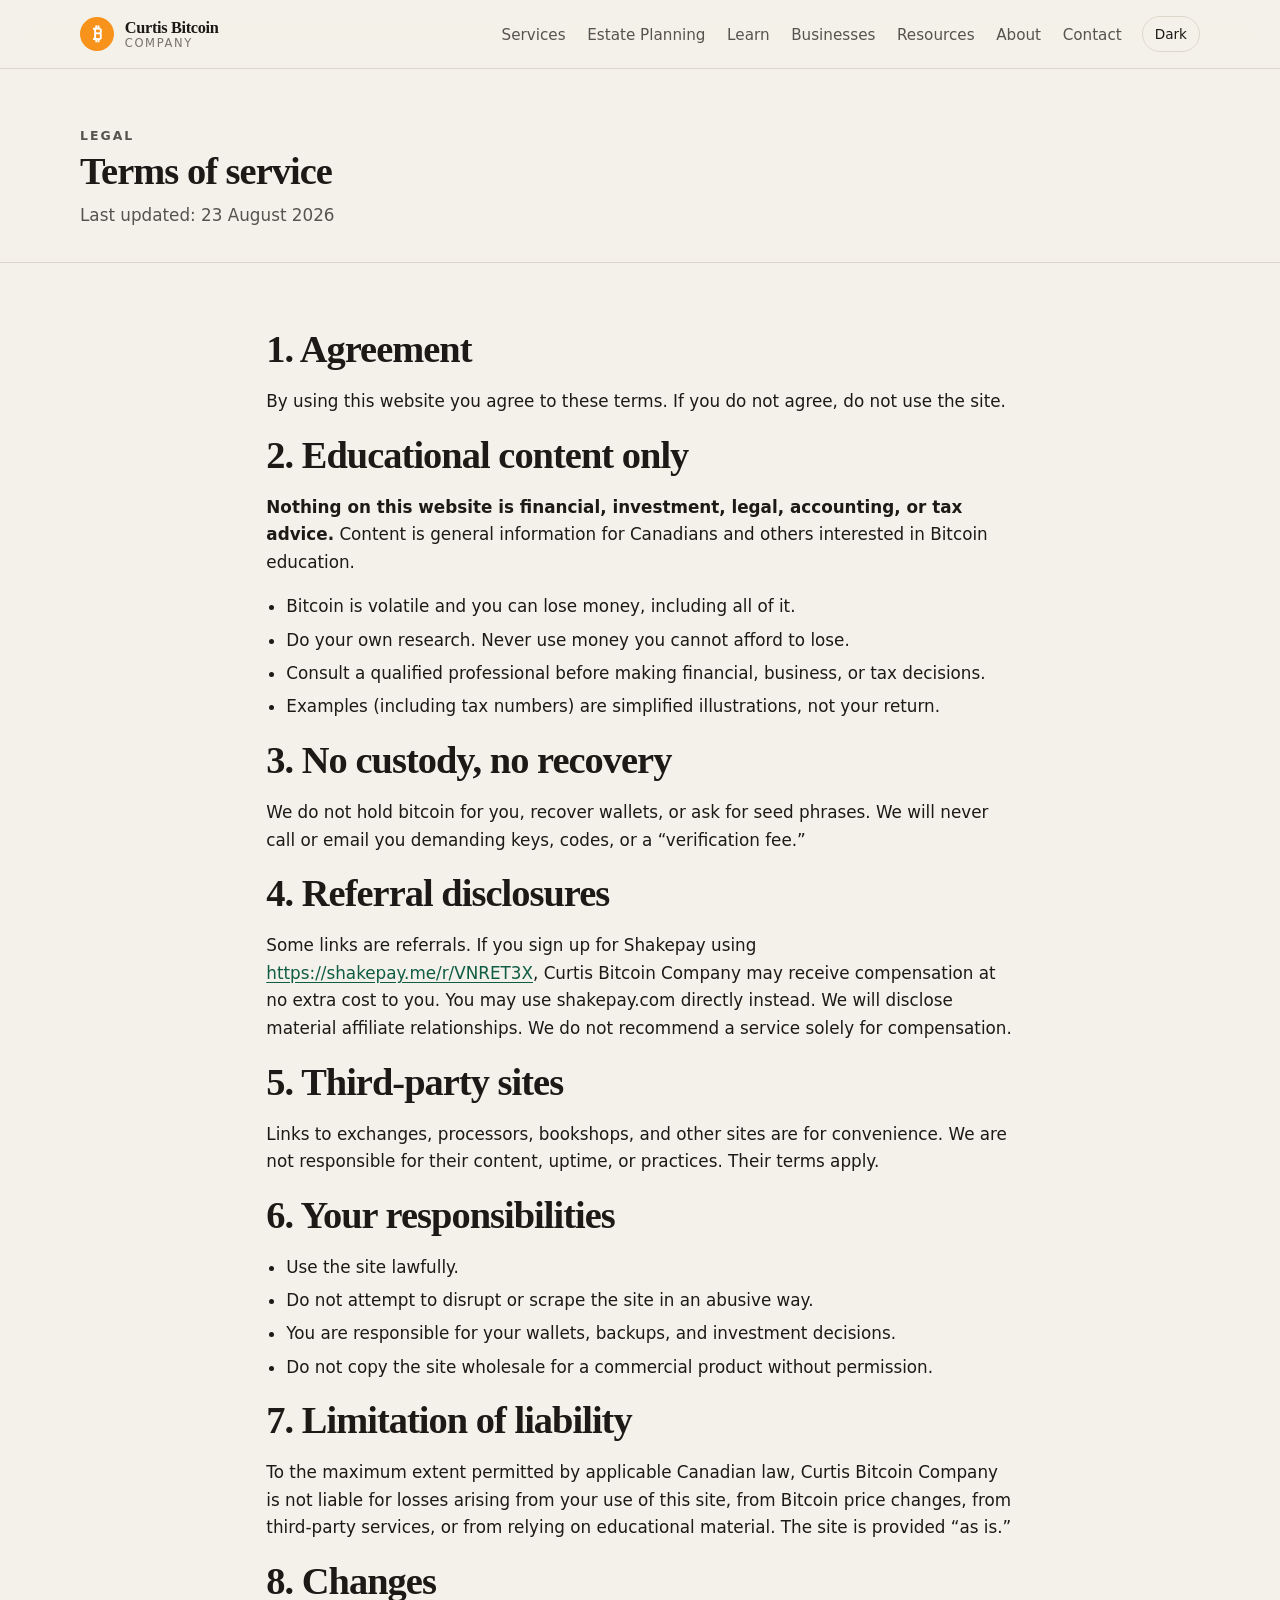
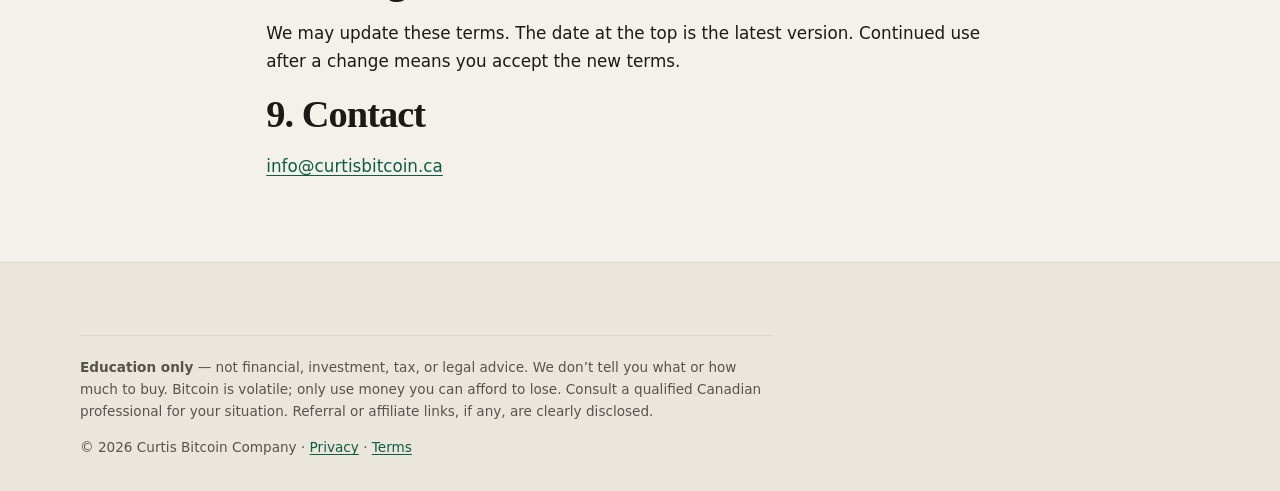
<file: pages/terms.html>
<!DOCTYPE html>
<html lang="en">
<head>
  <meta charset="UTF-8">
  <meta name="viewport" content="width=device-width, initial-scale=1">
  <title>Terms of Service | Curtis Bitcoin Company</title>
  <meta name="description" content="Terms of service and educational disclaimers for Curtis Bitcoin Company.">
  <link rel="icon" href="../images/favicon.svg" type="image/svg+xml">
  <link rel="stylesheet" href="../css/styles.css">
</head>
<body>
  <a class="skip-link" href="#main">Skip to content</a>
  <header class="site-header">
    <div class="header-inner">
      <a class="brand" href="../index.html">
        <span class="brand-mark" aria-hidden="true">₿</span>
        <span class="brand-text">
          <span class="brand-name">Curtis Bitcoin</span>
          <span class="brand-sub">Company</span>
        </span>
      </a>
      <button class="nav-toggle" type="button" aria-expanded="false" aria-controls="site-nav">Menu</button>
      <nav id="site-nav" class="site-nav" aria-label="Primary">
        <ul>
          <li><a href="services.html">Services</a></li>
          <li><a href="estate-planning.html">Estate Planning</a></li>
          <li><a href="learn.html">Learn</a></li>
          <li><a href="businesses.html">Businesses</a></li>
          <li><a href="resources.html">Resources</a></li>
          <li><a href="about.html">About</a></li>
          <li><a href="contact.html">Contact</a></li>
        </ul>
      </nav>
      <div class="header-actions">
        <button class="theme-toggle" type="button" data-theme-toggle>Dark</button>
      </div>
    </div>
  </header>

  <main id="main">
    <header class="page-hero">
      <div class="wrap">
        <p class="eyebrow">Legal</p>
        <h1>Terms of service</h1>
        <p>Last updated: 23 August 2026</p>
      </div>
    </header>

    <section class="section">
      <div class="wrap prose">
        <h2>1. Agreement</h2>
        <p>By using this website you agree to these terms. If you do not agree, do not use the site.</p>

        <h2>2. Educational content only</h2>
        <p><strong>Nothing on this website is financial, investment, legal, accounting, or tax advice.</strong> Content is general information for Canadians and others interested in Bitcoin education.</p>
        <ul>
          <li>Bitcoin is volatile and you can lose money, including all of it.</li>
          <li>Do your own research. Never use money you cannot afford to lose.</li>
          <li>Consult a qualified professional before making financial, business, or tax decisions.</li>
          <li>Examples (including tax numbers) are simplified illustrations, not your return.</li>
        </ul>

        <h2>3. No custody, no recovery</h2>
        <p>We do not hold bitcoin for you, recover wallets, or ask for seed phrases. We will never call or email you demanding keys, codes, or a “verification fee.”</p>

        <h2>4. Referral disclosures</h2>
        <p>Some links are referrals. If you sign up for Shakepay using <a href="https://shakepay.me/r/VNRET3X" target="_blank" rel="noopener noreferrer">https://shakepay.me/r/VNRET3X</a>, Curtis Bitcoin Company may receive compensation at no extra cost to you. You may use shakepay.com directly instead. We will disclose material affiliate relationships. We do not recommend a service solely for compensation.</p>

        <h2>5. Third-party sites</h2>
        <p>Links to exchanges, processors, bookshops, and other sites are for convenience. We are not responsible for their content, uptime, or practices. Their terms apply.</p>

        <h2>6. Your responsibilities</h2>
        <ul>
          <li>Use the site lawfully.</li>
          <li>Do not attempt to disrupt or scrape the site in an abusive way.</li>
          <li>You are responsible for your wallets, backups, and investment decisions.</li>
          <li>Do not copy the site wholesale for a commercial product without permission.</li>
        </ul>

        <h2>7. Limitation of liability</h2>
        <p>To the maximum extent permitted by applicable Canadian law, Curtis Bitcoin Company is not liable for losses arising from your use of this site, from Bitcoin price changes, from third-party services, or from relying on educational material. The site is provided “as is.”</p>

        <h2>8. Changes</h2>
        <p>We may update these terms. The date at the top is the latest version. Continued use after a change means you accept the new terms.</p>

        <h2>9. Contact</h2>
        <p><a href="mailto:info@curtisbitcoin.ca?subject=Get%20Off%20Zero">info@curtisbitcoin.ca</a></p>
      </div>
    </section>
  </main>

  <footer class="site-footer">
    <div class="wrap">
      <p class="disclaimer"><strong>Education only</strong> — not financial, investment, tax, or legal advice. We don’t tell you what or how much to buy. Bitcoin is volatile; only use money you can afford to lose. Consult a qualified Canadian professional for your situation. Referral or affiliate links, if any, are clearly disclosed.</p>
      <p class="copyright">&copy; 2026 Curtis Bitcoin Company · <a href="privacy.html">Privacy</a> · <a href="terms.html">Terms</a></p>
    </div>
  </footer>
  <script src="../js/site.js"></script>
</body>
</html>
</file>
<file: css/styles.css>
/* Curtis Bitcoin Company — design system
   Professional, calm, Bitcoin-aligned. Light/dark via data-theme. */

:root {
  --font-sans: "Segoe UI", system-ui, -apple-system, BlinkMacSystemFont, Roboto, "Helvetica Neue", sans-serif;
  --font-serif: "Iowan Old Style", "Palatino Linotype", Palatino, Georgia, "Times New Roman", serif;
  --measure: 70ch;
  --page: 1120px;
  --radius: 12px;
  --shadow: 0 1px 2px rgb(0 0 0 / 0.06), 0 8px 24px rgb(0 0 0 / 0.06);
  --header-h: 4.25rem;
  --ease: 180ms ease;
}

html[data-theme="light"],
:root {
  --bg: #f4f1ea;
  --bg-alt: #ebe6dc;
  --surface: #fffcf7;
  --text: #1c1917;
  --muted: #57534e;
  --faint: #78716c;
  --line: #ddd6cb;
  --primary: #0f5c44;
  --primary-hover: #0a4332;
  --primary-soft: #dcece4;
  --accent: #b45309;
  --accent-soft: #fde8c8;
  --warn: #92400e;
  --warn-bg: #fef3c7;
  --danger: #9f1239;
  --focus: #0f5c44;
  --header-bg: rgb(244 241 234 / 0.88);
  --invert: #0e1210;
  --on-primary: #fff;
  --mark: #f7931a;
}

html[data-theme="dark"] {
  --bg: #0e1210;
  --bg-alt: #141a17;
  --surface: #171e1b;
  --text: #f5f2eb;
  --muted: #c4bdb2;
  --faint: #9a9288;
  --line: #2c3531;
  --primary: #5ee0a8;
  --primary-hover: #86efc0;
  --primary-soft: #143328;
  --accent: #fbbf24;
  --accent-soft: #3a2a10;
  --warn: #fcd34d;
  --warn-bg: #2a220c;
  --danger: #fda4af;
  --focus: #5ee0a8;
  --header-bg: rgb(14 18 16 / 0.88);
  --invert: #f4f1ea;
  --on-primary: #0e1210;
  --mark: #f7931a;
  --shadow: 0 1px 2px rgb(0 0 0 / 0.4), 0 10px 28px rgb(0 0 0 / 0.28);
}

@media (prefers-color-scheme: dark) {
  html:not([data-theme]) {
    --bg: #0e1210;
    --bg-alt: #141a17;
    --surface: #171e1b;
    --text: #f5f2eb;
    --muted: #c4bdb2;
    --faint: #9a9288;
    --line: #2c3531;
    --primary: #5ee0a8;
    --primary-hover: #86efc0;
    --primary-soft: #143328;
    --accent: #fbbf24;
    --accent-soft: #3a2a10;
    --warn: #fcd34d;
    --warn-bg: #2a220c;
    --danger: #fda4af;
    --focus: #5ee0a8;
    --header-bg: rgb(14 18 16 / 0.88);
    --invert: #f4f1ea;
    --on-primary: #0e1210;
    --mark: #f7931a;
    --shadow: 0 1px 2px rgb(0 0 0 / 0.4), 0 10px 28px rgb(0 0 0 / 0.28);
  }
}

*,
*::before,
*::after {
  box-sizing: border-box;
}

html {
  scroll-behavior: smooth;
}

@media (prefers-reduced-motion: reduce) {
  html { scroll-behavior: auto; }
  *, *::before, *::after {
    animation: none !important;
    transition: none !important;
  }
}

body {
  margin: 0;
  font-family: var(--font-sans);
  font-size: 1.05rem;
  line-height: 1.65;
  color: var(--text);
  background: var(--bg);
  min-height: 100vh;
}

img { max-width: 100%; height: auto; }
a { color: var(--primary); text-underline-offset: 0.18em; }
a:hover { color: var(--primary-hover); }

:focus-visible {
  outline: 2px solid var(--focus);
  outline-offset: 3px;
}

.skip-link {
  position: absolute;
  left: 1rem;
  top: -4rem;
  background: var(--primary);
  color: var(--on-primary);
  padding: 0.5rem 0.9rem;
  z-index: 2000;
  border-radius: 6px;
}
.skip-link:focus { top: 0.75rem; }

.wrap {
  width: min(var(--page), calc(100% - 2.5rem));
  margin-inline: auto;
}

.prose { max-width: var(--measure); }
.prose h2, .prose h3 { scroll-margin-top: 5.5rem; }
.prose p + p { margin-top: 1rem; }
.prose ul, .prose ol { padding-left: 1.25rem; }
.prose li + li { margin-top: 0.35rem; }

/* Header */
.site-header {
  position: sticky;
  top: 0;
  z-index: 1000;
  background: var(--header-bg);
  backdrop-filter: saturate(1.4) blur(12px);
  border-bottom: 1px solid var(--line);
}

.header-inner {
  width: min(var(--page), calc(100% - 2.5rem));
  margin-inline: auto;
  min-height: var(--header-h);
  display: flex;
  align-items: center;
  gap: 1.25rem;
}

.brand {
  display: flex;
  align-items: center;
  gap: 0.65rem;
  text-decoration: none;
  color: var(--text);
  flex-shrink: 0;
}
.brand:hover { color: var(--text); }

.brand-mark {
  width: 2.15rem;
  height: 2.15rem;
  border-radius: 50%;
  background: var(--mark);
  color: #fff;
  display: grid;
  place-items: center;
  font-weight: 700;
  font-size: 1.15rem;
  line-height: 1;
}

.brand-text {
  display: flex;
  flex-direction: column;
  line-height: 1.1;
}
.brand-name {
  font-family: var(--font-serif);
  font-weight: 700;
  font-size: 1.02rem;
  letter-spacing: -0.02em;
  white-space: nowrap;
}
.brand-sub {
  font-size: 0.72rem;
  letter-spacing: 0.14em;
  text-transform: uppercase;
  color: var(--faint);
}

.site-nav {
  margin-left: auto;
}
.site-nav ul {
  display: flex;
  gap: 0.15rem 1.35rem;
  list-style: none;
  margin: 0;
  padding: 0;
}
.site-nav a {
  color: var(--muted);
  text-decoration: none;
  font-size: 0.95rem;
  font-weight: 500;
  padding: 0.35rem 0;
  border-bottom: 2px solid transparent;
}
.site-nav a:hover,
.site-nav a[aria-current="page"] {
  color: var(--text);
  border-bottom-color: var(--mark);
}

.header-actions {
  display: flex;
  align-items: center;
  gap: 0.6rem;
  flex-shrink: 0;
}

.theme-toggle,
.nav-toggle {
  background: transparent;
  border: 1px solid var(--line);
  color: var(--text);
  border-radius: 999px;
  padding: 0.35rem 0.75rem;
  font: inherit;
  font-size: 0.85rem;
  cursor: pointer;
}
.theme-toggle:hover,
.nav-toggle:hover {
  background: var(--surface);
}

.nav-toggle { display: none; }

/* Buttons */
.btn {
  display: inline-flex;
  align-items: center;
  justify-content: center;
  gap: 0.4rem;
  padding: 0.8rem 1.25rem;
  border-radius: 999px;
  text-decoration: none;
  font-weight: 650;
  font-size: 0.95rem;
  border: 1px solid transparent;
  background: var(--primary);
  color: var(--on-primary);
  cursor: pointer;
  transition: transform var(--ease), box-shadow var(--ease), background var(--ease);
}
.btn:hover {
  background: var(--primary-hover);
  color: var(--on-primary);
  transform: translateY(-1px);
}
.btn-sm { padding: 0.45rem 0.9rem; font-size: 0.85rem; }
.btn-ghost {
  background: transparent;
  color: var(--text);
  border-color: var(--line);
}
.btn-ghost:hover {
  background: var(--surface);
  color: var(--text);
}
.btn-row { display: flex; flex-wrap: wrap; gap: 0.75rem; }

/* Hero */
.hero {
  padding: 4.5rem 0 3.5rem;
  border-bottom: 1px solid var(--line);
  background:
    radial-gradient(1200px 400px at 80% -10%, rgb(247 147 26 / 0.12), transparent 60%),
    var(--bg);
}
.eyebrow {
  display: inline-block;
  font-size: 0.78rem;
  letter-spacing: 0.16em;
  text-transform: uppercase;
  color: var(--accent);
  font-weight: 650;
  margin-bottom: 0.85rem;
}
.hero h1 {
  font-family: var(--font-serif);
  font-size: clamp(2.4rem, 6vw, 4.1rem);
  line-height: 1.08;
  letter-spacing: -0.03em;
  font-weight: 700;
  margin: 0 0 1rem;
  max-width: 16ch;
}
.hero .lede {
  font-size: 1.2rem;
  color: var(--muted);
  max-width: 42ch;
  margin: 0 0 1.75rem;
}

.ticker {
  display: flex;
  flex-wrap: wrap;
  gap: 1.25rem 2rem;
  align-items: baseline;
  padding: 0.9rem 0;
  border-bottom: 1px solid var(--line);
  font-size: 0.92rem;
  color: var(--muted);
}
.ticker strong { color: var(--text); font-variant-numeric: tabular-nums; }
.ticker-label { letter-spacing: 0.08em; text-transform: uppercase; font-size: 0.72rem; }

/* Sections */
.section { padding: 4rem 0; }
.section + .section { border-top: 1px solid var(--line); }
.section-alt { background: var(--bg-alt); }
.section h2,
.page-hero h1 {
  font-family: var(--font-serif);
  font-size: clamp(1.8rem, 3vw, 2.4rem);
  letter-spacing: -0.025em;
  margin: 0 0 0.6rem;
  line-height: 1.15;
}
.section-intro {
  color: var(--muted);
  max-width: 52ch;
  margin: 0 0 2rem;
}

.page-hero {
  padding: 3.25rem 0 2rem;
  border-bottom: 1px solid var(--line);
}
.page-hero p {
  color: var(--muted);
  max-width: 54ch;
  margin: 0;
}

.grid-3,
.grid-2,
.grid-4 {
  display: grid;
  gap: 1.15rem;
}
.grid-2 { grid-template-columns: repeat(2, 1fr); }
.grid-3 { grid-template-columns: repeat(3, 1fr); }
.grid-4 { grid-template-columns: repeat(4, 1fr); }

.card {
  background: var(--surface);
  border: 1px solid var(--line);
  border-radius: var(--radius);
  padding: 1.35rem 1.4rem 1.45rem;
  box-shadow: var(--shadow);
}
.card h3 {
  font-family: var(--font-serif);
  font-size: 1.2rem;
  margin: 0 0 0.45rem;
}
.card p { margin: 0; color: var(--muted); }
.card .icon {
  display: block;
  font-size: 1.25rem;
  margin-bottom: 0.55rem;
}

.steps {
  display: grid;
  gap: 1rem;
  counter-reset: step;
}
.step {
  display: grid;
  grid-template-columns: auto 1fr;
  gap: 1rem;
  align-items: start;
  background: var(--surface);
  border: 1px solid var(--line);
  border-radius: var(--radius);
  padding: 1.1rem 1.2rem;
}
.step::before {
  counter-increment: step;
  content: counter(step);
  width: 2rem;
  height: 2rem;
  border-radius: 50%;
  background: var(--primary);
  color: var(--on-primary);
  display: grid;
  place-items: center;
  font-weight: 700;
  font-size: 0.9rem;
  margin-top: 0.15rem;
}
.step h3 { margin: 0 0 0.25rem; font-size: 1.05rem; }
.step p { margin: 0; color: var(--muted); }

.callout,
.note,
.warning {
  border-radius: var(--radius);
  padding: 1rem 1.15rem;
  margin: 1.25rem 0;
}
.callout {
  background: var(--primary-soft);
  border-left: 4px solid var(--primary);
}
.warning {
  background: var(--warn-bg);
  border-left: 4px solid var(--accent);
  color: var(--text);
}
.note {
  background: var(--surface);
  border: 1px solid var(--line);
}

.toc {
  background: var(--surface);
  border: 1px solid var(--line);
  border-radius: var(--radius);
  padding: 1.1rem 1.25rem;
  margin: 0 0 2rem;
}
.toc h2 { font-size: 0.95rem; margin: 0 0 0.5rem; font-family: var(--font-sans); letter-spacing: 0.04em; text-transform: uppercase; color: var(--faint); }
.toc ol { margin: 0; padding-left: 1.2rem; columns: 2; gap: 2rem; }
.toc a { text-decoration: none; }

.table-wrap { overflow-x: auto; margin: 1.25rem 0; }
table {
  width: 100%;
  border-collapse: collapse;
  font-size: 0.95rem;
  background: var(--surface);
}
caption {
  text-align: left;
  font-weight: 650;
  margin-bottom: 0.5rem;
  color: var(--muted);
}
th, td {
  border: 1px solid var(--line);
  padding: 0.65rem 0.8rem;
  text-align: left;
  vertical-align: top;
}
th { background: var(--bg-alt); font-weight: 650; }

.split {
  display: grid;
  grid-template-columns: 1.15fr 0.85fr;
  gap: 1.5rem;
  align-items: start;
}

.qr-box {
  text-align: center;
  background: var(--surface);
  border: 1px solid var(--line);
  border-radius: var(--radius);
  padding: 1.25rem;
}
.qr-box img {
  width: 180px;
  height: 180px;
  object-fit: contain;
  background: #fff;
  padding: 0.4rem;
  border-radius: 8px;
}
.qr-box p { color: var(--muted); font-size: 0.9rem; margin: 0.6rem 0 0; }

.resource {
  display: grid;
  gap: 0.35rem;
}
.resource h3 { margin: 0; font-size: 1.1rem; }
.resource .meta { font-size: 0.85rem; color: var(--faint); }
.resource p { margin: 0; }

.cta-band {
  background: var(--invert);
  color: var(--bg);
  padding: 3.25rem 0;
}
html[data-theme="dark"] .cta-band {
  background: #f4f1ea;
  color: #0e1210;
}
.cta-band h2 { color: inherit; }
.cta-band p { color: inherit; opacity: 0.8; max-width: 48ch; }
.cta-band .btn { background: var(--mark); color: #fff; }
.cta-band .btn:hover { background: #e07b00; color: #fff; }
.cta-band .btn-ghost {
  color: inherit;
  border-color: currentColor;
  background: transparent;
}
.cta-band .btn-ghost:hover {
  background: rgb(255 255 255 / 0.1);
  color: inherit;
}

/* Footer */
.site-footer {
  border-top: 1px solid var(--line);
  padding: 2.5rem 0 2rem;
  background: var(--bg-alt);
  font-size: 0.95rem;
}
.footer-grid {
  display: grid;
  grid-template-columns: 1.4fr 1fr 1fr;
  gap: 1.5rem 2rem;
}
.footer-name {
  font-family: var(--font-serif);
  font-size: 1.2rem;
  margin: 0 0 0.35rem;
}
.footer-tag, .site-footer p { color: var(--muted); }
.site-footer nav ul { list-style: none; margin: 0; padding: 0; }
.site-footer nav a { color: var(--muted); text-decoration: none; }
.site-footer nav a:hover { color: var(--text); }
.site-footer h3 {
  font-size: 0.75rem;
  letter-spacing: 0.12em;
  text-transform: uppercase;
  margin: 0 0 0.55rem;
  color: var(--faint);
}
.disclaimer {
  margin-top: 2rem;
  padding-top: 1.25rem;
  border-top: 1px solid var(--line);
  font-size: 0.85rem;
  color: var(--faint);
  max-width: 80ch;
}
.copyright {
  margin: 0.75rem 0 0;
  font-size: 0.85rem;
  color: var(--faint);
}

.contact-block a { font-weight: 650; }

/* Mobile */
@media (max-width: 860px) {
  .nav-toggle { display: inline-flex; margin-left: auto; }
  .site-nav {
    display: none;
    position: absolute;
    left: 0;
    right: 0;
    top: 100%;
    background: var(--surface);
    border-bottom: 1px solid var(--line);
    margin: 0;
    padding: 0.75rem 1.25rem 1rem;
  }
  body.nav-open .site-nav { display: block; }
  .site-nav ul { flex-direction: column; gap: 0.35rem; }
  .header-actions .btn-sm { display: none; }
  .grid-2, .grid-3, .grid-4, .split, .footer-grid, .toc ol {
    grid-template-columns: 1fr;
    columns: 1;
  }
  .hero { padding-top: 2.75rem; }
}

@media print {
  .site-header, .theme-toggle, .nav-toggle, .cta-band, .btn, .ticker { display: none !important; }
  body { background: #fff; color: #111; }
  a { color: #111; }
}

/* Trust promise */
.trust { border-left-width: 6px; }
.trust p { margin: 0.35rem 0 0; }
.trust .trust-title { margin: 0; font-weight: 700; letter-spacing: 0.04em; text-transform: uppercase; font-size: 0.8rem; color: var(--primary); }
@media (max-width: 860px) { .grid-3 { grid-template-columns: 1fr; } }
</file>
